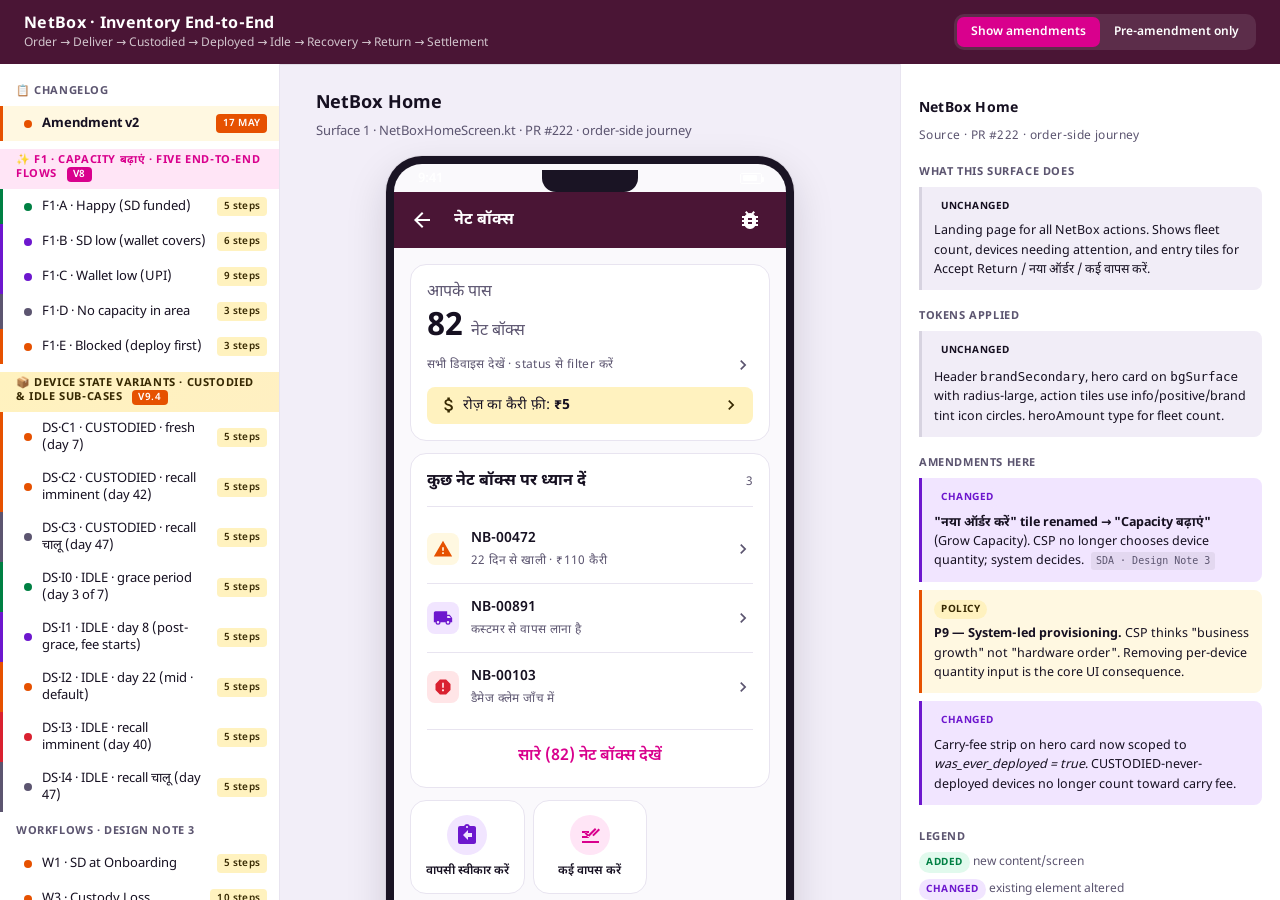
<file: index.html>
<!DOCTYPE html>
<html lang="en">
<head>
  <meta charset="UTF-8" />
  <meta name="viewport" content="width=device-width, initial-scale=1.0" />
  <title>NetBox · Inventory End-to-End Prototype</title>
  <link rel="preconnect" href="https://fonts.googleapis.com">
  <link rel="preconnect" href="https://fonts.gstatic.com" crossorigin>
  <link href="https://fonts.googleapis.com/css2?family=Noto+Sans+Devanagari:wght@400;500;600;700&family=Noto+Sans:wght@400;500;600;700&display=swap" rel="stylesheet">
  <link rel="stylesheet" href="assets/tokens.css?v=9.10">
  <link rel="stylesheet" href="assets/proto.css?v=9.10">
  <style>
    /* v9.9 · collapsible rail groups */
    .group.collapsible { cursor: pointer; user-select: none; position: relative; padding-right: 28px; }
    .group.collapsible::after {
      content: '▾'; position: absolute; right: 10px; top: 50%;
      transform: translateY(-50%); font-size: 10px; opacity: 0.6;
      transition: transform 0.18s ease;
    }
    .group.collapsible.collapsed::after { transform: translateY(-50%) rotate(-90deg); }
    .group.collapsible:hover { background: rgba(0,0,0,0.03); }
    .group.collapsible.collapsed + .group-items { display: none; }
  </style>
</head>
<body class="show-amendments">

<!-- Icon sprite -->
<svg xmlns="http://www.w3.org/2000/svg" style="display:none">
  <symbol id="i-back" viewBox="0 0 24 24"><path fill="currentColor" d="M20 11H7.83l5.59-5.59L12 4l-8 8 8 8 1.41-1.41L7.83 13H20z"/></symbol>
  <symbol id="i-menu" viewBox="0 0 24 24"><path fill="currentColor" d="M3 18h18v-2H3zm0-5h18v-2H3zm0-7v2h18V6z"/></symbol>
  <symbol id="i-more" viewBox="0 0 24 24"><path fill="currentColor" d="M12 8c1.1 0 2-.9 2-2s-.9-2-2-2-2 .9-2 2 .9 2 2 2zm0 2c-1.1 0-2 .9-2 2s.9 2 2 2 2-.9 2-2-.9-2-2-2zm0 6c-1.1 0-2 .9-2 2s.9 2 2 2 2-.9 2-2-.9-2-2-2z"/></symbol>
  <symbol id="i-bug" viewBox="0 0 24 24"><path fill="currentColor" d="M20 8h-2.81c-.45-.78-1.07-1.45-1.82-1.96L17 4.41 15.59 3l-2.17 2.17a6 6 0 0 0-2.83 0L8.41 3 7 4.41l1.62 1.63C7.88 6.55 7.26 7.22 6.81 8H4v2h2.09c-.05.33-.09.66-.09 1v1H4v2h2v1c0 .34.04.67.09 1H4v2h2.81a5.99 5.99 0 0 0 10.38 0H20v-2h-2.09c.05-.33.09-.66.09-1v-1h2v-2h-2v-1c0-.34-.04-.67-.09-1H20zm-6 8h-4v-2h4zm0-4h-4v-2h4z"/></symbol>
  <symbol id="i-add" viewBox="0 0 24 24"><path fill="currentColor" d="M19 13h-6v6h-2v-6H5v-2h6V5h2v6h6z"/></symbol>
  <symbol id="i-remove" viewBox="0 0 24 24"><path fill="currentColor" d="M19 13H5v-2h14z"/></symbol>
  <symbol id="i-check" viewBox="0 0 24 24"><path fill="currentColor" d="M9 16.17 4.83 12l-1.42 1.41L9 19 21 7l-1.41-1.41z"/></symbol>
  <symbol id="i-check-circle" viewBox="0 0 24 24"><path fill="currentColor" d="M12 2C6.48 2 2 6.48 2 12s4.48 10 10 10 10-4.48 10-10S17.52 2 12 2zm-2 15-5-5 1.41-1.41L10 14.17l7.59-7.59L19 8z"/></symbol>
  <symbol id="i-cancel" viewBox="0 0 24 24"><path fill="currentColor" d="M12 2C6.47 2 2 6.47 2 12s4.47 10 10 10 10-4.47 10-10S17.53 2 12 2zm5 13.59L15.59 17 12 13.41 8.41 17 7 15.59 10.59 12 7 8.41 8.41 7 12 10.59 15.59 7 17 8.41 13.41 12z"/></symbol>
  <symbol id="i-autorenew" viewBox="0 0 24 24"><path fill="currentColor" d="M12 6v3l4-4-4-4v3c-4.42 0-8 3.58-8 8 0 1.57.46 3.03 1.24 4.26L6.7 14.8A5.87 5.87 0 0 1 6 12c0-3.31 2.69-6 6-6zm6.76 1.74L17.3 9.2c.44.84.7 1.79.7 2.8 0 3.31-2.69 6-6 6v-3l-4 4 4 4v-3c4.42 0 8-3.58 8-8 0-1.57-.46-3.03-1.24-4.26z"/></symbol>
  <symbol id="i-truck" viewBox="0 0 24 24"><path fill="currentColor" d="M20 8h-3V4H3c-1.1 0-2 .9-2 2v11h2a3 3 0 1 0 6 0h6a3 3 0 1 0 6 0h2v-5zm-.5 1.5 1.96 2.5H17V9.5zM6 18.5a1.5 1.5 0 1 1 0-3 1.5 1.5 0 0 1 0 3zm12 0a1.5 1.5 0 1 1 0-3 1.5 1.5 0 0 1 0 3z"/></symbol>
  <symbol id="i-task-alt" viewBox="0 0 24 24"><path fill="currentColor" d="m22 5.18-10.59 10.6-4.24-4.24 1.41-1.41 2.83 2.83L20.59 3.77zM12 20c-4.42 0-8-3.58-8-8 0-3.95 2.87-7.23 6.63-7.88l1.59 1.59C8.31 5.91 5 8.57 5 12c0 3.86 3.14 7 7 7s7-3.14 7-7c0-.45-.05-.89-.13-1.32l1.62-1.62c.32.91.51 1.9.51 2.94 0 4.42-3.58 8-8 8z"/></symbol>
  <symbol id="i-wallet" viewBox="0 0 24 24"><path fill="currentColor" d="M21 18v1c0 1.1-.9 2-2 2H5a2 2 0 0 1-2-2V5a2 2 0 0 1 2-2h14c1.1 0 2 .9 2 2v1h-9c-1.11 0-2 .9-2 2v8c0 1.1.89 2 2 2zm-9-2h10V8H12zm4-2.5c-.83 0-1.5-.67-1.5-1.5s.67-1.5 1.5-1.5 1.5.67 1.5 1.5-.67 1.5-1.5 1.5z"/></symbol>
  <symbol id="i-router" viewBox="0 0 24 24"><path fill="currentColor" d="M21 11h-2V8c0-1.1-.9-2-2-2h-5c.1-.3.1-.7.1-1 0-1.66-1.34-3-3-3S6 3.34 6 5c0 .3 0 .7.1 1H4c-1.1 0-2 .9-2 2v3h2v9h16v-9h1zM9 5c0-.55.45-1 1-1s1 .45 1 1-.45 1-1 1-1-.45-1-1zm9 13H5v-6h13zM6 9V7h12v2z"/></symbol>
  <symbol id="i-warning" viewBox="0 0 24 24"><path fill="currentColor" d="M1 21h22L12 2zm12-3h-2v-2h2zm0-4h-2v-4h2z"/></symbol>
  <symbol id="i-info" viewBox="0 0 24 24"><path fill="currentColor" d="M12 2C6.48 2 2 6.48 2 12s4.48 10 10 10 10-4.48 10-10S17.52 2 12 2zm1 15h-2v-6h2zm0-8h-2V7h2z"/></symbol>
  <symbol id="i-search-off" viewBox="0 0 24 24"><path fill="currentColor" d="M19.07 4.93l-1.41 1.41A8 8 0 1 0 7.34 17.66l-3.41 3.41 1.41 1.41 17-17zM12 17a5 5 0 0 1-5-5 5 5 0 0 1 .82-2.76l7.94 7.94A5 5 0 0 1 12 17z"/></symbol>
  <symbol id="i-report" viewBox="0 0 24 24"><path fill="currentColor" d="M15.73 3H8.27L3 8.27v7.46L8.27 21h7.46L21 15.73V8.27zM12 17.3c-.72 0-1.3-.58-1.3-1.3s.58-1.3 1.3-1.3 1.3.58 1.3 1.3-.58 1.3-1.3 1.3zm1-4.3h-2V7h2z"/></symbol>
  <symbol id="i-inventory" viewBox="0 0 24 24"><path fill="currentColor" d="M20 2H4a1 1 0 0 0-1 1v3.01c0 .36.21.69.5.89V20a2 2 0 0 0 2 2h13a2 2 0 0 0 2-2V6.9c.3-.2.5-.5.5-.89V3a1 1 0 0 0-1-1zm-5 12H9v-2h6zM19 6H5V4h14z"/></symbol>
  <symbol id="i-person" viewBox="0 0 24 24"><path fill="currentColor" d="M12 12c2.21 0 4-1.79 4-4s-1.79-4-4-4-4 1.79-4 4 1.79 4 4 4zm0 2c-2.67 0-8 1.34-8 4v2h16v-2c0-2.66-5.33-4-8-4z"/></symbol>
  <symbol id="i-assignment-return" viewBox="0 0 24 24"><path fill="currentColor" d="M19 3h-4.18C14.4 1.84 13.3 1 12 1c-1.3 0-2.4.84-2.82 2H5a2 2 0 0 0-2 2v14a2 2 0 0 0 2 2h14c1.1 0 2-.9 2-2V5c0-1.1-.9-2-2-2zm-7 0c.55 0 1 .45 1 1s-.45 1-1 1-1-.45-1-1 .45-1 1-1zm5 11h-4v3l-5-5 5-5v3h4z"/></symbol>
  <symbol id="i-checklist" viewBox="0 0 24 24"><path fill="currentColor" d="m22 7-1.41-1.41-6.34 6.34 1.41 1.41zm-11.59 4.58L8 9.17 6.59 10.59 10.41 14.41l8-8L17 4.99zM4 18h17v2H4zm0-5h7v2H4zm0-5h7v2H4z"/></symbol>
  <symbol id="i-dollar" viewBox="0 0 24 24"><path fill="currentColor" d="M11.8 10.9c-2.27-.59-3-1.2-3-2.15 0-1.09 1.01-1.85 2.7-1.85 1.78 0 2.44.85 2.5 2.1h2.21c-.07-1.72-1.12-3.3-3.21-3.81V3h-3v2.16C8.06 5.58 6.55 6.84 6.55 8.77c0 2.31 1.91 3.46 4.7 4.13 2.5.6 3 1.48 3 2.41 0 .69-.49 1.79-2.7 1.79-2.06 0-2.87-.92-2.98-2.1h-2.2c.12 2.19 1.76 3.42 3.68 3.83V21h3v-2.15c2.05-.39 3.68-1.57 3.69-3.65 0-2.85-2.44-3.8-4.94-4.4z"/></symbol>
  <symbol id="i-help" viewBox="0 0 24 24"><path fill="currentColor" d="M11 18h2v-2h-2zm1-16C6.48 2 2 6.48 2 12s4.48 10 10 10 10-4.48 10-10S17.52 2 12 2zm0 18c-4.41 0-8-3.59-8-8s3.59-8 8-8 8 3.59 8 8-3.59 8-8 8zm0-14c-2.21 0-4 1.79-4 4h2c0-1.1.9-2 2-2s2 .9 2 2c0 2-3 1.75-3 5h2c0-2.25 3-2.5 3-5 0-2.21-1.79-4-4-4z"/></symbol>
  <symbol id="i-down" viewBox="0 0 24 24"><path fill="currentColor" d="M7.41 8.59 12 13.17l4.59-4.58L18 10l-6 6-6-6z"/></symbol>
  <symbol id="i-up" viewBox="0 0 24 24"><path fill="currentColor" d="m7.41 15.41 4.59-4.58 4.59 4.58L18 14l-6-6-6 6z"/></symbol>
  <symbol id="i-chevron-right" viewBox="0 0 24 24"><path fill="currentColor" d="M10 6 8.59 7.41 13.17 12l-4.58 4.59L10 18l6-6z"/></symbol>
  <symbol id="i-clock" viewBox="0 0 24 24"><path fill="currentColor" d="M11.99 2C6.47 2 2 6.48 2 12s4.47 10 9.99 10C17.52 22 22 17.52 22 12S17.52 2 11.99 2zM12 20c-4.42 0-8-3.58-8-8s3.58-8 8-8 8 3.58 8 8-3.58 8-8 8zm.5-13H11v6l5.25 3.15.75-1.23-4.5-2.67z"/></symbol>
  <symbol id="i-shield-check" viewBox="0 0 24 24"><path fill="currentColor" d="M12 1 3 5v6c0 5.55 3.84 10.74 9 12 5.16-1.26 9-6.45 9-12V5zm-2 16-4-4 1.41-1.41L10 14.17l6.59-6.59L18 9z"/></symbol>
  <symbol id="i-trending-up" viewBox="0 0 24 24"><path fill="currentColor" d="m16 6 2.29 2.29-4.88 4.88-4-4L2 16.59 3.41 18l6-6 4 4 6.3-6.29L22 12V6z"/></symbol>
  <symbol id="i-receipt" viewBox="0 0 24 24"><path fill="currentColor" d="M18 17H6v-2h12zm0-4H6v-2h12zm0-4H6V7h12zM3 22l1.5-1.5L6 22l1.5-1.5L9 22l1.5-1.5L12 22l1.5-1.5L15 22l1.5-1.5L18 22l1.5-1.5L21 22V2l-1.5 1.5L18 2l-1.5 1.5L15 2l-1.5 1.5L12 2l-1.5 1.5L9 2 7.5 3.5 6 2 4.5 3.5 3 2z"/></symbol>
  <symbol id="i-gavel" viewBox="0 0 24 24"><path fill="currentColor" d="m6.85 12.65 6.49-6.49 1.5 1.5-6.49 6.49zM18.5 17h-13v2h13zm-2-13.5L20.5 7.5l-3 3L13.5 6.5z"/></symbol>
  <symbol id="i-stop" viewBox="0 0 24 24"><path fill="currentColor" d="M12 2C6.47 2 2 6.47 2 12s4.47 10 10 10 10-4.47 10-10S17.53 2 12 2zm0 18c-4.41 0-8-3.59-8-8 0-1.85.63-3.55 1.69-4.9L16.9 18.31A7.902 7.902 0 0 1 12 20zm6.31-3.1L7.1 5.69A7.902 7.902 0 0 1 12 4c4.41 0 8 3.59 8 8 0 1.85-.63 3.55-1.69 4.9z"/></symbol>
  <symbol id="i-logout" viewBox="0 0 24 24"><path fill="currentColor" d="m17 8-1.41 1.41L17.17 11H9v2h8.17l-1.58 1.58L17 16l4-4zM5 5h7V3H5a2 2 0 0 0-2 2v14a2 2 0 0 0 2 2h7v-2H5z"/></symbol>
</svg>

<div class="app">
  <!-- Top bar -->
  <header class="topbar">
    <button class="mobile-rail-btn" id="mobile-rail-btn" aria-label="Open menu">
      <svg viewBox="0 0 24 24"><path d="M3 18h18v-2H3zm0-5h18v-2H3zm0-7v2h18V6z"/></svg>
    </button>
    <div>
      <h1>NetBox · Inventory End-to-End</h1>
      <div class="sub">Order → Deliver → Custodied → Deployed → Idle → Recovery → Return → Settlement</div>
    </div>
    <div class="spacer"></div>
    <div class="toggle-group" id="overlay-toggle">
      <button class="on" data-mode="show">Show amendments</button>
      <button data-mode="hide">Pre-amendment only</button>
    </div>
  </header>

  <!-- Mobile scrim (shown behind drawer / bottom sheet on mobile) -->
  <div class="mobile-scrim" id="mobile-scrim"></div>

  <!-- Mobile floating button to open annotations sheet -->
  <button class="mobile-side-btn" id="mobile-side-btn" aria-label="View annotations">
    <svg viewBox="0 0 24 24"><path d="M19 5v14H5V5h14m0-2H5a2 2 0 0 0-2 2v14a2 2 0 0 0 2 2h14a2 2 0 0 0 2-2V5a2 2 0 0 0-2-2zm-2 10H7v-2h10v2zm0-4H7V7h10v2zm-4 8H7v-2h6v2z"/></svg>
    Notes
  </button>

  <!-- Left rail -->
  <nav class="rail" id="rail">
    <div class="group">📋 Changelog</div>
    <div class="item is-new" data-screen="changelog" style="background:#FFF8E1;border-left-color:var(--wc-state-caution);">
      <span class="dot" style="background:var(--wc-state-caution);"></span>
      <strong>Amendment v2</strong>
      <span class="meta" style="background:var(--wc-state-caution);color:white;">17 May</span>
    </div>

    <div class="group" style="background:linear-gradient(135deg,var(--wc-bg-brand-tint),var(--wc-brand-tint));color:var(--wc-brand-primary);font-weight:700;">✨ F1 · Capacity बढ़ाएं · five end-to-end flows <span style="font-size:10px;font-weight:600;background:var(--wc-brand-primary);color:white;padding:1px 6px;border-radius:4px;margin-left:6px;">v8</span></div>
    <div class="item is-workflow is-new" data-workflow="F1A" style="border-left-color:var(--wc-state-positive);"><span class="dot" style="background:var(--wc-state-positive);"></span> F1·A · Happy (SD funded) <span class="meta">5 steps</span></div>
    <div class="item is-workflow is-new" data-workflow="F1B" style="border-left-color:var(--wc-state-info);"><span class="dot" style="background:var(--wc-state-info);"></span> F1·B · SD low (wallet covers) <span class="meta">6 steps</span></div>
    <div class="item is-workflow is-new" data-workflow="F1C" style="border-left-color:var(--wc-state-info);"><span class="dot" style="background:var(--wc-state-info);"></span> F1·C · Wallet low (UPI) <span class="meta">9 steps</span></div>
    <div class="item is-workflow is-new" data-workflow="F1D" style="border-left-color:var(--wc-text-secondary);"><span class="dot" style="background:var(--wc-text-secondary);"></span> F1·D · No capacity in area <span class="meta">3 steps</span></div>
    <div class="item is-workflow is-new" data-workflow="F1E" style="border-left-color:var(--wc-state-caution);"><span class="dot" style="background:var(--wc-state-caution);"></span> F1·E · Blocked (deploy first) <span class="meta">3 steps</span></div>

    <div class="group" style="background:linear-gradient(135deg,var(--wc-bg-warning),#FFF0C2);color:var(--wc-text-on-warning);font-weight:700;">📦 Device State Variants · CUSTODIED & IDLE sub-cases <span style="font-size:10px;font-weight:600;background:var(--wc-state-caution);color:white;padding:1px 6px;border-radius:4px;margin-left:6px;">v9.4</span></div>
    <div class="item is-workflow is-new" data-workflow="DSC1" style="border-left-color:var(--wc-state-caution);"><span class="dot" style="background:var(--wc-state-caution);"></span> DS·C1 · CUSTODIED · fresh (day 7) <span class="meta">5 steps</span></div>
    <div class="item is-workflow is-new" data-workflow="DSC2" style="border-left-color:var(--wc-state-caution);"><span class="dot" style="background:var(--wc-state-caution);"></span> DS·C2 · CUSTODIED · recall imminent (day 42) <span class="meta">5 steps</span></div>
    <div class="item is-workflow is-new" data-workflow="DSC3" style="border-left-color:var(--wc-text-secondary);"><span class="dot" style="background:var(--wc-text-secondary);"></span> DS·C3 · CUSTODIED · recall चालू (day 47) <span class="meta">5 steps</span></div>
    <div class="item is-workflow is-new" data-workflow="DSI0" style="border-left-color:var(--wc-state-positive);"><span class="dot" style="background:var(--wc-state-positive);"></span> DS·I0 · IDLE · grace period (day 3 of 7) <span class="meta">5 steps</span></div>
    <div class="item is-workflow is-new" data-workflow="DSI1" style="border-left-color:var(--wc-state-info);"><span class="dot" style="background:var(--wc-state-info);"></span> DS·I1 · IDLE · day 8 (post-grace, fee starts) <span class="meta">5 steps</span></div>
    <div class="item is-workflow is-new" data-workflow="DSI2" style="border-left-color:var(--wc-state-caution);"><span class="dot" style="background:var(--wc-state-caution);"></span> DS·I2 · IDLE · day 22 (mid · default) <span class="meta">5 steps</span></div>
    <div class="item is-workflow is-new" data-workflow="DSI3" style="border-left-color:var(--wc-state-negative);"><span class="dot" style="background:var(--wc-state-negative);"></span> DS·I3 · IDLE · recall imminent (day 40) <span class="meta">5 steps</span></div>
    <div class="item is-workflow is-new" data-workflow="DSI4" style="border-left-color:var(--wc-text-secondary);"><span class="dot" style="background:var(--wc-text-secondary);"></span> DS·I4 · IDLE · recall चालू (day 47) <span class="meta">5 steps</span></div>

    <div class="group">Workflows · Design Note 3</div>
    <div class="item is-workflow" data-workflow="W1"><span class="dot"></span> W1 · SD at Onboarding <span class="meta">5 steps</span></div>
    <div class="item is-workflow" data-workflow="W3"><span class="dot"></span> W3 · Custody Loss <span class="meta">10 steps</span></div>
    <div class="item is-workflow" data-workflow="W4"><span class="dot"></span> W4 · Customer Non-Recovery <span class="meta">6 steps</span></div>
    <div class="item is-workflow" data-workflow="W5"><span class="dot"></span> W5 · Device Return to Wiom <span class="meta">5 steps</span></div>
    <div class="item is-workflow" data-workflow="W6"><span class="dot"></span> W6 · Scheduled Reconciliation <span class="meta">3 steps</span></div>
    <div class="item is-workflow" data-workflow="W7"><span class="dot"></span> W7 · Risk Escalation <span class="meta">4 steps</span></div>
    <div class="item is-workflow" data-workflow="W8"><span class="dot"></span> W8 · Exit Settlement <span class="meta">2 steps</span></div>
    <div class="item is-workflow" data-workflow="W9"><span class="dot"></span> W9 · Standalone SD Top-Up <span class="meta">3 steps</span></div>
    <div class="item is-workflow" data-workflow="W10"><span class="dot"></span> W10 · Dispute / Correction <span class="meta">5 steps</span></div>
    <div class="item is-workflow" data-workflow="W11"><span class="dot"></span> W11 · Legacy Migration <span class="meta">2 steps</span></div>
    <div class="item is-workflow" data-workflow="W12"><span class="dot"></span> W12 · Late Recovery <span class="meta">3 steps</span></div>

    <!-- v9.9 · collapsible (collapsed by default) — long lists, browsed less often -->
    <div class="group collapsible collapsed">Order side · Pre-amendment</div>
    <div class="group-items">
      <div class="item is-new active" data-screen="dashboard-home"><span class="dot"></span> Dashboard · Home <span class="meta">NEW v5</span></div>
      <div class="item is-new" data-screen="app-menu"><span class="dot"></span> Menu drawer <span class="meta">v9.1</span></div>
      <div class="item is-new" data-screen="device-inventory"><span class="dot"></span> Device Inventory · tabbed <span class="meta">v9.1</span></div>
      <div class="item is-new" data-screen="zone-capacity"><span class="dot"></span> नया काम · opportunity <span class="meta">v7</span></div>
      <div class="item is-new" data-screen="drilldown-no-capacity"><span class="dot"></span> नया काम · no capacity <span class="meta">v8</span></div>
      <div class="item is-new" data-screen="drilldown-blocked"><span class="dot"></span> नया काम · blocked <span class="meta">v8</span></div>
      <div class="item" data-screen="nb-home"><span class="dot"></span> NetBox Home</div>
      <div class="item has-change" data-screen="request-sheet"><span class="dot"></span> Request New <span class="meta">changed</span></div>
      <div class="item has-change" data-screen="low-balance"><span class="dot"></span> Low Balance <span class="meta">changed</span></div>
      <div class="item" data-screen="add-funds-input"><span class="dot"></span> Add Funds · Input</div>
      <div class="item" data-screen="add-funds-method"><span class="dot"></span> Add Funds · Method</div>
      <div class="item" data-screen="add-funds-processing"><span class="dot"></span> Add Funds · Processing</div>
      <div class="item" data-screen="add-funds-success"><span class="dot"></span> Add Funds · Success</div>
      <div class="item" data-screen="request-success"><span class="dot"></span> Request Success</div>
      <div class="item" data-screen="nb-home-tracking"><span class="dot"></span> Home · Order in transit</div>
      <div class="item has-change" data-screen="nb-home-delivered"><span class="dot"></span> Home · Delivered (CTA) <span class="meta">changed</span></div>
      <div class="item has-change" data-screen="delivery-confirm"><span class="dot"></span> Delivery Confirm <span class="meta">changed</span></div>
      <div class="item" data-screen="delivery-confirmed"><span class="dot"></span> Delivery Confirmed</div>
    </div>

    <div class="group collapsible collapsed">Device states · Pre-amendment</div>
    <div class="group-items">
      <div class="item" data-screen="dev-deployed"><span class="dot"></span> DEPLOYED</div>
      <div class="item has-change" data-screen="dev-idle"><span class="dot"></span> IDLE (with fee) <span class="meta">changed</span></div>
      <div class="item has-change" data-screen="dev-custodied"><span class="dot"></span> CUSTODIED <span class="meta">changed</span></div>
      <div class="item has-change" data-screen="dev-recovery-pending"><span class="dot"></span> RECOVERY_PENDING <span class="meta">changed</span></div>
      <div class="item" data-screen="dev-retrieval-pending"><span class="dot"></span> RETRIEVAL_PENDING</div>
      <div class="item has-change" data-screen="dev-returned"><span class="dot"></span> RETURNED <span class="meta">changed</span></div>
      <div class="item has-change" data-screen="dev-damaged"><span class="dot"></span> DAMAGED <span class="meta">changed</span></div>
      <div class="item has-change" data-screen="dev-lost"><span class="dot"></span> LOST <span class="meta">changed</span></div>
      <div class="item" data-screen="dev-writtenoff"><span class="dot"></span> WRITTEN_OFF</div>
    </div>

    <div class="group collapsible collapsed">New · Proposed by amendments</div>
    <div class="group-items">
      <div class="item is-new" data-screen="onboarding-prompt"><span class="dot"></span> SD Onboarding · prompt <span class="meta">NEW</span></div>
      <div class="item is-new" data-screen="onboarding-success"><span class="dot"></span> SD Onboarding · success <span class="meta">NEW</span></div>
      <div class="item is-new" data-screen="growth-intent"><span class="dot"></span> Capacity बढ़ाएं · State A <span class="meta">NEW</span></div>
      <div class="item is-new" data-screen="growth-intent-B"><span class="dot"></span> Capacity · State B (enough) <span class="meta">NEW</span></div>
      <div class="item is-new" data-screen="growth-intent-C"><span class="dot"></span> Capacity · State C (top-up) <span class="meta">NEW</span></div>
      <div class="item is-new" data-screen="growth-intent-D"><span class="dot"></span> Capacity · State D (no cap) <span class="meta">NEW</span></div>
      <div class="item is-new" data-screen="growth-intent-blocked"><span class="dot"></span> Capacity · Blocked (1 reason) <span class="meta">NEW</span></div>
      <div class="item is-new" data-screen="sd-profile"><span class="dot"></span> SD Profile <span class="meta">NEW</span></div>
      <div class="item is-new" data-screen="legacy-above"><span class="dot"></span> SD Profile · Legacy (above) <span class="meta">NEW</span></div>
      <div class="item is-new" data-screen="legacy-below"><span class="dot"></span> SD Profile · Legacy (below) <span class="meta">NEW</span></div>
      <div class="item is-new" data-screen="sd-topup"><span class="dot"></span> SD Top-Up <span class="meta">NEW</span></div>
      <div class="item is-new" data-screen="report-loss-sheet" style="border-left-color:var(--wc-state-negative);"><span class="dot" style="background:var(--wc-state-negative);"></span> गुम दर्ज करें · W3 pre-step <span class="meta">v9.0</span></div>
      <div class="item is-new" data-screen="report-condition-sheet" style="border-left-color:var(--wc-state-caution);"><span class="dot" style="background:var(--wc-state-caution);"></span> स्थिति बताएं · damage report <span class="meta">v9.8</span></div>
      <div class="item is-new" data-screen="liability-breakdown"><span class="dot"></span> राशि का विवरण · drill-down <span class="meta">v9.2</span></div>
      <div class="item is-new" data-screen="loss-card-custody"><span class="dot"></span> Wallet · Custody loss card <span class="meta">NEW</span></div>
      <div class="item is-new" data-screen="loss-card-norecovery"><span class="dot"></span> Wallet · Non-recovery card <span class="meta">NEW</span></div>
      <div class="item is-new" data-screen="recovery-success"><span class="dot"></span> Recovery success · +₹50 <span class="meta">NEW</span></div>
      <div class="item is-new" data-screen="late-recovery-card"><span class="dot"></span> Wallet · Late recovery <span class="meta">NEW</span></div>
      <div class="item is-new" data-screen="settlement-detail"><span class="dot"></span> Settlement Detail <span class="meta">NEW</span></div>
      <div class="item is-new" data-screen="escalation-notice"><span class="dot"></span> Escalation Notice <span class="meta">NEW</span></div>
      <div class="item is-new" data-screen="dispute-form"><span class="dot"></span> Dispute · Form <span class="meta">NEW</span></div>
      <div class="item is-new" data-screen="dispute-pending"><span class="dot"></span> Dispute · Under review <span class="meta">NEW</span></div>
      <div class="item is-new" data-screen="exit-settlement"><span class="dot"></span> Exit Settlement <span class="meta">NEW</span></div>
    </div>
  </nav>

  <!-- Stage -->
  <main class="stage">
    <h2 id="stage-title">NetBox Home</h2>
    <div class="stage-sub" id="stage-sub">Surface 1 · NetBoxHomeScreen.kt · Pre-amendment truth from PR #222</div>

    <!-- Workflow stepper (only visible when a workflow is selected) -->
    <div class="wf-stepper" id="wf-stepper" style="display:none;"></div>

    <div class="phone-frame">
      <div class="phone-screen" id="screen-container">

        <!-- ============================================================
             DASHBOARD HOME — Improvement v5 (17 May 2026)
             Per directive 1: Capacity ≠ NetBox ordering. Entry point for
             "Capacity बढ़ाएं" is now a 4th chip in the Assurance Strip on
             the main Dashboard, NOT under NetBox/inventory.
             ============================================================ -->
        <section class="screen" id="screen-dashboard-home">
          <div class="status-bar dark"><span>9:41</span><span class="right"><span class="battery"></span></span></div>
          <div class="screen-body">
            <header class="app-bar">
              <!-- v9.1 · hamburger now opens the app menu drawer (was no-op __back). -->
              <div class="icon-btn" data-tap="app-menu"><svg class="mi"><use href="#i-menu"/></svg></div>
              <div class="title" style="flex:1;">Rajesh Kumar <span class="t-bodySmall" style="opacity:0.85;font-weight:400;"> · एडमिन</span></div>
              <div class="icon-btn"><svg class="mi"><use href="#i-bug"/></svg></div>
              <div class="icon-btn" style="position:relative;"><svg class="mi"><use href="#i-clock"/></svg><span style="position:absolute;top:6px;right:6px;background:var(--wc-state-negative);color:white;font-size:9px;font-weight:700;padding:1px 5px;border-radius:8px;">3</span></div>
            </header>
            <div class="scrollable" style="padding:12px;">
              <!-- Assurance Strip — 2x2 grid of chips. 4th chip is काम की स्थिति
                   (work-status). v9.x align with native app — the chip stays
                   "काम की स्थिति" (CSP eligibility) with the F1 opportunity
                   surfacing as a small hint that prompts tapping into the
                   नया काम drilldown where the full F1 card lives. -->
              <div style="display:grid;grid-template-columns:1fr 1fr;gap:8px;">
                <!-- Chip 1: कनेक्शन -->
                <div class="card" style="padding:14px;">
                  <div class="t-bodySmall text-secondary">कनेक्शन</div>
                  <div class="t-titleSm mt-sm">45 <span class="t-bodySmall text-secondary"> (51)</span></div>
                </div>
                <!-- Chip 2: सेवा स्थिति -->
                <div class="card" style="padding:14px;">
                  <div class="t-bodySmall text-secondary">सेवा स्थिति</div>
                  <div class="row mt-sm" style="gap:6px;align-items:center;"><svg class="mi mi-sm" style="color:var(--wc-state-positive);"><use href="#i-check-circle"/></svg><span class="t-body">सब ठीक</span></div>
                </div>
                <!-- Chip 3: कमाई -->
                <div class="card" style="padding:14px;">
                  <div class="t-bodySmall text-secondary">कमाई</div>
                  <div class="t-titleSm mt-sm">₹9,000</div>
                </div>
                <!-- Chip 4: काम की स्थिति · CSP eligibility + F1 hint. v9.x
                     redesign (aligned with native). Three variants morphed by
                     active flow via app.js setZoneChipState:
                       · opportunity (default / F1·A/B/C): hint "+25 connections उपलब्ध"
                       · no-capacity (F1·D): hint "अभी इंतज़ार · और जानकारी"
                       · blocked (F1·E): hint "रुका हुआ · 1 वजह"
                     Tap → opens नया काम drilldown which has the full F1
                     opportunity card on top + the eligibility detail below. -->
                <div class="card" id="zone-capacity-chip" data-tap="zone-capacity" data-chip-state="opportunity" style="padding:14px;position:relative;">
                  <div class="row" style="gap:6px;align-items:center;" id="zone-chip-eyebrow">
                    <span class="t-bodySmall text-secondary" id="zone-chip-label">काम की स्थिति</span>
                  </div>
                  <div class="row mt-sm" style="gap:6px;align-items:center;">
                    <svg class="mi mi-sm" style="color:var(--wc-state-positive);"><use href="#i-check-circle"/></svg>
                    <span class="t-body" id="zone-chip-value">सब ठीक</span>
                  </div>
                  <div class="t-bodySmall" id="zone-chip-cta" style="color:var(--wc-brand-primary);font-weight:600;margin-top:6px;display:flex;align-items:center;gap:4px;">
                    <svg class="mi mi-xs" id="zone-chip-icon" style="color:var(--wc-brand-primary);"><use href="#i-trending-up"/></svg>
                    <span>+25 connections उपलब्ध · देखें ›</span>
                  </div>
                  <span class="amendment-badge changed" style="top:-6px;right:-6px;">v9.x</span>
                </div>
              </div>

              <!-- Task feed mock -->
              <div class="t-bodySmall text-secondary mt-lg mb-sm" style="text-transform:uppercase;letter-spacing:0.5px;">आज के काम</div>
              <div class="card mt-sm">
                <div class="row between"><div><div class="t-body" style="font-weight:600;">इंस्टॉल · #1100</div><div class="t-bodySmall text-secondary">Sector 8 · समय का प्रस्ताव दें · 3 दिन बाकी</div></div></div>
              </div>
              <div class="card mt-sm">
                <div class="row between"><div><div class="t-body" style="font-weight:600;">सर्विस · #2001</div><div class="t-bodySmall text-secondary">Sector 8 · ग्राहक का इंटरनेट बंद · 2 घंटे बाकी</div></div></div>
              </div>
              <div class="card mt-sm" data-tap="nb-home">
                <div class="row between"><div><div class="t-body" style="font-weight:600;">नेट बॉक्स पिकअप · #3001</div><div class="t-bodySmall text-secondary">Sector 14 · नेटबॉक्स लेने जाएं · आज शाम तक</div></div><svg class="mi mi-sm text-secondary"><use href="#i-chevron-right"/></svg></div>
              </div>
            </div>
          </div>
        </section>

        <!-- ============================================================
             नया काम DRILLDOWN — v7 (17 May 2026)
             Existing app drilldown pattern (matching the "नया काम" surface
             already used elsewhere). Capacity opportunity is surfaced as
             a SECTION/CARD inside this drilldown — not a separate screen.
             Tap the card → enters the Capacity बढ़ाएं (State A → B → home) chain.
             ============================================================ -->
        <section class="screen" id="screen-zone-capacity">
          <div class="status-bar"><span>9:41</span><span class="right"><span class="battery"></span></span></div>
          <div class="screen-body" style="background:white;">
            <header class="app-bar light">
              <div class="icon-btn" data-tap="__back"><svg class="mi" style="color:var(--wc-text-primary);"><use href="#i-back"/></svg></div>
            </header>
            <div class="scrollable" style="padding:16px;">
              <!-- Drilldown header — matches existing pattern (wireless icon + title) -->
              <div class="row" style="gap:10px;align-items:center;">
                <svg class="mi" style="color:var(--wc-text-primary);"><use href="#i-router"/></svg>
                <h2 style="margin:0;font-size:22px;font-weight:700;">नया काम</h2>
              </div>
              <div class="t-body text-secondary mt-md">अभी कनेक्शन सेट हो रहे हैं — जल्द अपडेट मिलेगा</div>

              <!-- ✨ NEW v7 · Capacity opportunity card · this is the new section
                   inside the existing drilldown. Surfaces when system detects
                   demand opportunity. Tap → opens Capacity बढ़ाएं (State A). -->
              <div class="card mt-lg" data-tap="growth-intent" style="background:linear-gradient(135deg,var(--wc-bg-brand-tint),var(--wc-brand-tint));border:0;position:relative;cursor:pointer;">
                <div class="row" style="gap:8px;align-items:center;color:var(--wc-brand-primary);">
                  <svg class="mi mi-sm"><use href="#i-trending-up"/></svg>
                  <span class="t-titleSm" style="color:var(--wc-brand-primary);">आपके इलाके में मौका</span>
                  <span class="amendment-badge changed" style="position:static;margin-left:auto;background:var(--wc-brand-primary);color:white;">v8.5</span>
                </div>
                <div class="t-titleSm mt-sm" style="font-size:18px;">आप अभी 25 और कनेक्शन ले सकते हैं</div>
                <div class="t-bodyMd text-secondary mt-sm">सेक्टर 8 में ग्राहकों की मांग बढ़ रही है। Wiom आपको मौका दे रहा है।</div>
                <div class="row between mt-md">
                  <span class="t-bodySmall text-secondary">क्षमता बढ़ाने के लिए</span>
                  <span class="t-ctaSecondary" style="color:var(--wc-brand-primary);">देखें ›</span>
                </div>
              </div>

              <!-- Existing "और कनेक्शन कैसे मिलते हैं?" card — matches the image -->
              <div class="card mt-md">
                <div class="row between">
                  <div class="t-titleSm" style="font-size:18px;">और कनेक्शन कैसे मिलते हैं?</div>
                  <div style="width:40px;height:40px;border-radius:50%;background:var(--wc-bg-subtle);display:grid;place-items:center;"><svg class="mi mi-sm text-secondary"><use href="#i-up"/></svg></div>
                </div>
                <div class="t-body mt-md">Wiom आपको कनेक्शन तब भेजता है जब:</div>
                <div class="t-body mt-sm">· आपकी क्वालिटी अच्छी हो</div>
                <div class="t-body">· कनेक्शन की मांग हो</div>
                <div class="t-body">· नेटवर्क में जगह हो</div>
                <div class="t-body mt-md">तीनों सही हों तो कनेक्शन अपने आप बढ़ते हैं।<br>कुछ नहीं करना पड़ता।</div>
                <div class="mt-md">
                  <span class="t-ctaSecondary" style="color:var(--wc-brand-primary);">क्वालिटी कैसी है → देखें</span>
                </div>
              </div>
            </div>
          </div>
        </section>

        <!-- ============================================================
             v8 · नया काम DRILLDOWN · NO-CAPACITY variant (17 May 2026)
             Same drilldown shell as zone-capacity but the opportunity
             card is replaced with a "no capacity right now" status card.
             Tap the card → opens State D (growth-intent-D).
             Used as the entry for Flow D.
             ============================================================ -->
        <section class="screen" id="screen-drilldown-no-capacity">
          <div class="status-bar"><span>9:41</span><span class="right"><span class="battery"></span></span></div>
          <div class="screen-body" style="background:white;">
            <header class="app-bar light">
              <div class="icon-btn" data-tap="__back"><svg class="mi" style="color:var(--wc-text-primary);"><use href="#i-back"/></svg></div>
            </header>
            <div class="scrollable" style="padding:16px;">
              <div class="row" style="gap:10px;align-items:center;">
                <svg class="mi" style="color:var(--wc-text-primary);"><use href="#i-router"/></svg>
                <h2 style="margin:0;font-size:22px;font-weight:700;">नया काम</h2>
              </div>
              <div class="t-body text-secondary mt-md">अभी कनेक्शन सेट हो रहे हैं — जल्द अपडेट मिलेगा</div>

              <!-- ✨ v8 · NO-CAPACITY status card. System has no demand to allocate
                   in this area right now. Tap → State D info screen. -->
              <div class="card mt-lg" data-tap="growth-intent-D" style="background:var(--wc-bg-subtle);border:0;position:relative;cursor:pointer;">
                <div class="row" style="gap:8px;align-items:center;color:var(--wc-text-secondary);">
                  <svg class="mi mi-sm"><use href="#i-clock"/></svg>
                  <span class="t-titleSm">अभी इंतज़ार</span>
                  <span class="amendment-badge changed" style="position:static;margin-left:auto;background:var(--wc-text-secondary);color:white;">v8</span>
                </div>
                <div class="t-titleSm mt-sm" style="font-size:18px;">आपके इलाके में अभी और<br>कनेक्शन उपलब्ध नहीं</div>
                <div class="t-bodyMd text-secondary mt-sm">ज़रूरत होने पर सिस्टम आपको बताएगा। मौजूदा कनेक्शन पर कोई असर नहीं।</div>
                <div class="row between mt-md">
                  <span class="t-bodySmall text-secondary">पूरी जानकारी देखें</span>
                  <span class="t-ctaSecondary" style="color:var(--wc-brand-primary);">देखें ›</span>
                </div>
              </div>

              <!-- Existing "और कनेक्शन कैसे मिलते हैं?" card — kept for parity -->
              <div class="card mt-md">
                <div class="row between">
                  <div class="t-titleSm" style="font-size:18px;">और कनेक्शन कैसे मिलते हैं?</div>
                  <div style="width:40px;height:40px;border-radius:50%;background:var(--wc-bg-subtle);display:grid;place-items:center;"><svg class="mi mi-sm text-secondary"><use href="#i-up"/></svg></div>
                </div>
                <div class="t-body mt-md">Wiom आपको कनेक्शन तब भेजता है जब:</div>
                <div class="t-body mt-sm">· आपकी क्वालिटी अच्छी हो</div>
                <div class="t-body">· कनेक्शन की मांग हो</div>
                <div class="t-body">· नेटवर्क में जगह हो</div>
                <div class="t-body mt-md">तीनों सही हों तो कनेक्शन अपने आप बढ़ते हैं।<br>कुछ नहीं करना पड़ता।</div>
              </div>
            </div>
          </div>
        </section>

        <!-- ============================================================
             v8 · नया काम DRILLDOWN · BLOCKED variant (17 May 2026)
             Same drilldown shell but surfaces the one-reason BLOCKED card
             (mirrors the screenshot pattern). Tap → State Blocked screen.
             Used as the entry for Flow E.
             ============================================================ -->
        <section class="screen" id="screen-drilldown-blocked">
          <div class="status-bar"><span>9:41</span><span class="right"><span class="battery"></span></span></div>
          <div class="screen-body" style="background:white;">
            <header class="app-bar light">
              <div class="icon-btn" data-tap="__back"><svg class="mi" style="color:var(--wc-text-primary);"><use href="#i-back"/></svg></div>
            </header>
            <div class="scrollable" style="padding:16px;">
              <div class="row" style="gap:10px;align-items:center;">
                <svg class="mi" style="color:var(--wc-text-primary);"><use href="#i-router"/></svg>
                <h2 style="margin:0;font-size:22px;font-weight:700;">नया काम</h2>
              </div>
              <div class="t-body text-secondary mt-md">अभी कनेक्शन सेट हो रहे हैं — जल्द अपडेट मिलेगा</div>

              <!-- ✨ v8 · BLOCKED status card. System surfaces ONE highest-priority
                   reason (CSP has 7 CUSTODIED devices not yet deployed). Tap → State Blocked. -->
              <div class="card mt-lg" data-tap="growth-intent-blocked" style="background:var(--wc-bg-caution);border:0;position:relative;cursor:pointer;">
                <div class="row" style="gap:8px;align-items:center;color:var(--wc-state-caution);">
                  <svg class="mi mi-sm"><use href="#i-stop"/></svg>
                  <span class="t-titleSm" style="color:var(--wc-state-caution);">अभी रुका हुआ</span>
                  <span class="amendment-badge changed" style="position:static;margin-left:auto;background:var(--wc-state-caution);color:white;">v8</span>
                </div>
                <div class="t-titleSm mt-sm" style="font-size:18px;">अभी क्षमता नहीं बढ़ा सकते</div>
                <div class="t-bodyMd text-secondary mt-sm">7 डिवाइस custody में हैं जो अभी ग्राहक के पास नहीं लगे। पहले इन्हें लगाएं — फिर सिस्टम नई क्षमता की व्यवस्था करेगा।</div>
                <div class="row between mt-md">
                  <span class="t-bodySmall text-secondary">क्या करें · देखें</span>
                  <span class="t-ctaSecondary" style="color:var(--wc-state-caution);">देखें ›</span>
                </div>
              </div>

              <div class="card mt-md">
                <div class="row between">
                  <div class="t-titleSm" style="font-size:18px;">और कनेक्शन कैसे मिलते हैं?</div>
                  <div style="width:40px;height:40px;border-radius:50%;background:var(--wc-bg-subtle);display:grid;place-items:center;"><svg class="mi mi-sm text-secondary"><use href="#i-up"/></svg></div>
                </div>
                <div class="t-body mt-md">Wiom आपको कनेक्शन तब भेजता है जब:</div>
                <div class="t-body mt-sm">· आपकी क्वालिटी अच्छी हो</div>
                <div class="t-body">· कनेक्शन की मांग हो</div>
                <div class="t-body">· नेटवर्क में जगह हो</div>
                <div class="t-body mt-md">तीनों सही हों तो कनेक्शन अपने आप बढ़ते हैं।<br>कुछ नहीं करना पड़ता।</div>
              </div>
            </div>
          </div>
        </section>

        <!-- ============================================================
             v9.1 · APP MENU (drawer) · opened from dashboard hamburger
             First step in any workflow that begins from "user opens app".
             Plain list of major sections — Home, NetBox, सुरक्षा राशि,
             Wallet, Profile. Tap "नेट बॉक्स" → nb-home.
             ============================================================ -->
        <section class="screen" id="screen-app-menu">
          <div class="status-bar"><span>9:41</span><span class="right"><span class="battery"></span></span></div>
          <div class="screen-body" style="background:white;">
            <header class="app-bar light">
              <div class="icon-btn" data-tap="__back"><svg class="mi" style="color:var(--wc-text-primary);"><use href="#i-back"/></svg></div>
              <div class="title">Menu</div>
            </header>
            <div class="scrollable" style="padding:0;">
              <!-- Profile header -->
              <div style="padding:20px 16px;background:var(--wc-bg-brand-tint);border-bottom:1px solid var(--wc-stroke-primary);">
                <div class="row" style="gap:12px;align-items:center;">
                  <div style="width:48px;height:48px;border-radius:50%;background:var(--wc-brand-primary);color:white;display:grid;place-items:center;font-weight:700;font-size:18px;">R</div>
                  <div>
                    <div class="t-titleSm">Rajesh Kumar</div>
                    <div class="t-bodySmall text-secondary">एडमिन · Sector 8</div>
                  </div>
                </div>
              </div>
              <!-- Menu items -->
              <div data-tap="dashboard-home" class="row" style="padding:16px;gap:12px;border-bottom:1px solid var(--wc-stroke-primary);cursor:pointer;">
                <svg class="mi" style="color:var(--wc-text-secondary);"><use href="#i-task-alt"/></svg>
                <span class="t-body" style="flex:1;">Home · Dashboard</span>
                <svg class="mi mi-sm text-secondary"><use href="#i-chevron-right"/></svg>
              </div>
              <div data-tap="nb-home" class="row" style="padding:16px;gap:12px;border-bottom:1px solid var(--wc-stroke-primary);cursor:pointer;background:var(--wc-bg-brand-tint);">
                <svg class="mi" style="color:var(--wc-brand-primary);"><use href="#i-router"/></svg>
                <span class="t-body" style="flex:1;color:var(--wc-brand-primary);font-weight:600;">नेट बॉक्स · इनवेंटरी</span>
                <svg class="mi mi-sm" style="color:var(--wc-brand-primary);"><use href="#i-chevron-right"/></svg>
              </div>
              <div data-tap="sd-profile" class="row" style="padding:16px;gap:12px;border-bottom:1px solid var(--wc-stroke-primary);cursor:pointer;">
                <svg class="mi" style="color:var(--wc-text-secondary);"><use href="#i-shield-check"/></svg>
                <span class="t-body" style="flex:1;">सुरक्षा राशि</span>
                <svg class="mi mi-sm text-secondary"><use href="#i-chevron-right"/></svg>
              </div>
              <div data-tap="low-balance" class="row" style="padding:16px;gap:12px;border-bottom:1px solid var(--wc-stroke-primary);cursor:pointer;">
                <svg class="mi" style="color:var(--wc-text-secondary);"><use href="#i-wallet"/></svg>
                <span class="t-body" style="flex:1;">वॉलेट · लेन-देन</span>
                <svg class="mi mi-sm text-secondary"><use href="#i-chevron-right"/></svg>
              </div>
              <div class="row" style="padding:16px;gap:12px;border-bottom:1px solid var(--wc-stroke-primary);cursor:pointer;">
                <svg class="mi" style="color:var(--wc-text-secondary);"><use href="#i-help"/></svg>
                <span class="t-body" style="flex:1;">सहायता</span>
                <svg class="mi mi-sm text-secondary"><use href="#i-chevron-right"/></svg>
              </div>
              <div class="row" style="padding:16px;gap:12px;cursor:pointer;">
                <svg class="mi" style="color:var(--wc-text-secondary);"><use href="#i-info"/></svg>
                <span class="t-body" style="flex:1;">About Wiom</span>
                <svg class="mi mi-sm text-secondary"><use href="#i-chevron-right"/></svg>
              </div>
            </div>
          </div>
        </section>

        <!-- ============================================================
             v9.1 · DEVICE INVENTORY · tabbed list of CSP's devices by status
             Visited from nb-home → "82 नेट बॉक्स · सभी देखें" hero tap.
             Default tab: CUSTODIED (where W3 entry sits). Tap a device row
             → routes to the appropriate device-state screen (dev-custodied,
             dev-idle, etc.). This is the surface where a CSP discovers
             "NB-00123 is missing from my stock".
             ============================================================ -->
        <section class="screen" id="screen-device-inventory">
          <div class="status-bar"><span>9:41</span><span class="right"><span class="battery"></span></span></div>
          <div class="screen-body" style="background:white;">
            <header class="app-bar light">
              <div class="icon-btn" data-tap="__back"><svg class="mi" style="color:var(--wc-text-primary);"><use href="#i-back"/></svg></div>
              <div class="title">मेरे डिवाइस · 82</div>
              <div class="spacer"></div>
              <div class="icon-btn"><svg class="mi" style="color:var(--wc-text-primary);"><use href="#i-checklist"/></svg></div>
            </header>
            <!-- Status tabs -->
            <div style="display:flex;gap:0;overflow-x:auto;border-bottom:1px solid var(--wc-stroke-primary);background:white;">
              <div style="padding:14px 16px;border-bottom:2px solid var(--wc-brand-primary);color:var(--wc-brand-primary);font-weight:700;font-size:14px;white-space:nowrap;">CUSTODIED · 7</div>
              <div style="padding:14px 16px;color:var(--wc-text-secondary);font-size:14px;white-space:nowrap;">DEPLOYED · 74</div>
              <div style="padding:14px 16px;color:var(--wc-text-secondary);font-size:14px;white-space:nowrap;">IDLE · 1</div>
              <div style="padding:14px 16px;color:var(--wc-text-secondary);font-size:14px;white-space:nowrap;">RECOVERY · 1</div>
              <div style="padding:14px 16px;color:var(--wc-text-secondary);font-size:14px;white-space:nowrap;">DAMAGED · 1</div>
              <div style="padding:14px 16px;color:var(--wc-text-secondary);font-size:14px;white-space:nowrap;">LOST · 0</div>
            </div>
            <div class="scrollable" style="padding:0;">
              <!-- Sub-bar: filter / counts -->
              <div style="padding:12px 16px;background:var(--wc-bg-subtle);border-bottom:1px solid var(--wc-stroke-primary);display:flex;gap:8px;align-items:center;">
                <svg class="mi mi-sm" style="color:var(--wc-text-secondary);"><use href="#i-info"/></svg>
                <span class="t-bodySmall text-secondary">CUSTODIED = आपके पास हैं, customer पर नहीं लगे</span>
              </div>
              <!-- Device list (CUSTODIED tab) -->
              <!-- v9.3 · Removed "X months" age from device rows (Must-Not-Do
                   #12 caution — age is formula-input). Kept custody-since date
                   and recall window — both are factual non-formula attributes. -->
              <div data-tap="dev-custodied" class="row" style="padding:16px;gap:12px;border-bottom:1px solid var(--wc-stroke-primary);cursor:pointer;">
                <div style="width:40px;height:40px;border-radius:10px;background:var(--wc-bg-caution);display:grid;place-items:center;color:var(--wc-state-caution);"><svg class="mi mi-sm"><use href="#i-inventory"/></svg></div>
                <div style="flex:1;">
                  <div class="t-body" style="font-weight:600;">NB-00123</div>
                  <div class="t-bodySmall text-secondary">custody 12 May से · 38 दिन recall window</div>
                </div>
                <svg class="mi mi-sm text-secondary"><use href="#i-chevron-right"/></svg>
              </div>
              <div class="row" style="padding:16px;gap:12px;border-bottom:1px solid var(--wc-stroke-primary);cursor:pointer;">
                <div style="width:40px;height:40px;border-radius:10px;background:var(--wc-bg-caution);display:grid;place-items:center;color:var(--wc-state-caution);"><svg class="mi mi-sm"><use href="#i-inventory"/></svg></div>
                <div style="flex:1;">
                  <div class="t-body" style="font-weight:600;">NB-00124</div>
                  <div class="t-bodySmall text-secondary">custody 3 May से · 42 दिन recall window</div>
                </div>
                <svg class="mi mi-sm text-secondary"><use href="#i-chevron-right"/></svg>
              </div>
              <div class="row" style="padding:16px;gap:12px;border-bottom:1px solid var(--wc-stroke-primary);cursor:pointer;">
                <div style="width:40px;height:40px;border-radius:10px;background:var(--wc-bg-caution);display:grid;place-items:center;color:var(--wc-state-caution);"><svg class="mi mi-sm"><use href="#i-inventory"/></svg></div>
                <div style="flex:1;">
                  <div class="t-body" style="font-weight:600;">NB-00125</div>
                  <div class="t-bodySmall text-secondary">custody 9 May से · 44 दिन recall window</div>
                </div>
                <svg class="mi mi-sm text-secondary"><use href="#i-chevron-right"/></svg>
              </div>
              <div class="row" style="padding:16px;gap:12px;border-bottom:1px solid var(--wc-stroke-primary);cursor:pointer;">
                <div style="width:40px;height:40px;border-radius:10px;background:var(--wc-bg-caution);display:grid;place-items:center;color:var(--wc-state-caution);"><svg class="mi mi-sm"><use href="#i-inventory"/></svg></div>
                <div style="flex:1;">
                  <div class="t-body" style="font-weight:600;">NB-00126</div>
                  <div class="t-bodySmall text-secondary">custody 11 May से · 45 दिन recall window</div>
                </div>
                <svg class="mi mi-sm text-secondary"><use href="#i-chevron-right"/></svg>
              </div>
              <div class="row" style="padding:16px;gap:12px;border-bottom:1px solid var(--wc-stroke-primary);cursor:pointer;">
                <div style="width:40px;height:40px;border-radius:10px;background:var(--wc-bg-caution);display:grid;place-items:center;color:var(--wc-state-caution);"><svg class="mi mi-sm"><use href="#i-inventory"/></svg></div>
                <div style="flex:1;">
                  <div class="t-body" style="font-weight:600;">NB-00127</div>
                  <div class="t-bodySmall text-secondary">custody 14 May से · 45 दिन recall window</div>
                </div>
                <svg class="mi mi-sm text-secondary"><use href="#i-chevron-right"/></svg>
              </div>
              <div class="row" style="padding:16px;gap:12px;border-bottom:1px solid var(--wc-stroke-primary);cursor:pointer;">
                <div style="width:40px;height:40px;border-radius:10px;background:var(--wc-bg-caution);display:grid;place-items:center;color:var(--wc-state-caution);"><svg class="mi mi-sm"><use href="#i-inventory"/></svg></div>
                <div style="flex:1;">
                  <div class="t-body" style="font-weight:600;">NB-00128</div>
                  <div class="t-bodySmall text-secondary">custody 15 May से · 45 दिन recall window</div>
                </div>
                <svg class="mi mi-sm text-secondary"><use href="#i-chevron-right"/></svg>
              </div>
              <div class="row" style="padding:16px;gap:12px;border-bottom:1px solid var(--wc-stroke-primary);cursor:pointer;">
                <div style="width:40px;height:40px;border-radius:10px;background:var(--wc-bg-caution);display:grid;place-items:center;color:var(--wc-state-caution);"><svg class="mi mi-sm"><use href="#i-inventory"/></svg></div>
                <div style="flex:1;">
                  <div class="t-body" style="font-weight:600;">NB-00129</div>
                  <div class="t-bodySmall text-secondary">custody 16 May से · 45 दिन recall window</div>
                </div>
                <svg class="mi mi-sm text-secondary"><use href="#i-chevron-right"/></svg>
              </div>
              <!-- v9.5 · IDLE devices appear here too (would be on IDLE tab in
                   the real app — flat-listed in prototype for tap reachability).
                   v9.7 · removed "IDLE" state-code exposure per Must-Not-Do #10. -->
              <div style="padding:12px 16px;background:var(--wc-bg-subtle);border-top:1px solid var(--wc-stroke-primary);border-bottom:1px solid var(--wc-stroke-primary);display:flex;gap:8px;align-items:center;">
                <svg class="mi mi-sm" style="color:var(--wc-text-secondary);"><use href="#i-info"/></svg>
                <span class="t-bodySmall text-secondary">खाली पड़े = पहले लगे थे, अब वापस आपके पास — carry fee लगती है</span>
              </div>
              <div data-tap="dev-idle" class="row" style="padding:16px;gap:12px;cursor:pointer;">
                <div style="width:40px;height:40px;border-radius:10px;background:var(--wc-bg-warning);display:grid;place-items:center;color:var(--wc-text-on-warning);"><svg class="mi mi-sm"><use href="#i-warning"/></svg></div>
                <div style="flex:1;">
                  <div class="t-body" style="font-weight:600;">NB-00472 <span class="t-bodySmall" style="background:var(--wc-bg-warning);color:var(--wc-text-on-warning);padding:2px 6px;border-radius:4px;font-weight:600;margin-left:6px;">खाली</span></div>
                  <div class="t-bodySmall text-secondary">पहले लगा था · अभी आपके पास · carry fee चल रही है</div>
                </div>
                <svg class="mi mi-sm text-secondary"><use href="#i-chevron-right"/></svg>
              </div>
            </div>
          </div>
        </section>

        <!-- ============================================================
             ORDER-SIDE SCREENS
             ============================================================ -->

        <!-- 0. Changelog (Amendment v2 · 2026-05-17) -->
        <section class="screen" id="screen-changelog">
          <div class="status-bar"><span>9:41</span><span class="right"><span class="battery"></span></span></div>
          <div class="screen-body" style="background:white;">
            <header class="app-bar light">
              <div class="title">Amendment Changelog</div>
            </header>
            <div class="scrollable" style="padding:16px;">
              <!-- Improvement v9.8 · 17 May 2026 — "स्थिति बताएं" condition-report sheet -->
              <div class="card" style="background:linear-gradient(135deg,var(--wc-bg-warning),#FFF0C2);border:0;">
                <div class="row" style="gap:8px;align-items:center;">
                  <span style="background:var(--wc-state-caution);color:white;padding:2px 8px;border-radius:4px;font-size:11px;font-weight:700;letter-spacing:0.5px;">IMPROVEMENT v9.8</span>
                  <span class="t-bodySmall text-secondary">17 May 2026 · condition-report sheet</span>
                </div>
                <div class="t-titleSm mt-md">"स्थिति बताएं" now opens a proper condition-report form</div>
                <div class="t-bodyMd text-secondary mt-sm">User flagged: tapping "स्थिति बताएं" on dev-idle went straight to dev-damaged showing ₹600 ready to charge — skipped the form where CSP actually tells the system what's wrong. Same bug class as the earlier "setup nahin lagana" misroute.</div>
                <div class="divider"></div>
                <div class="t-bodySmall" style="font-weight:600;">New screen: <code>report-condition-sheet</code></div>
                <div class="t-bodySmall text-secondary mt-sm">
                  • Device identity (NB-00472)<br>
                  • Status picker (radio): टूट गया · पावर नहीं हो रहा · पानी से खराब · slow/issues · और कुछ<br>
                  • Optional photo upload (recommended)<br>
                  • Optional free-text note<br>
                  • Disclaimer card: "Wiom warehouse में जाँच के बाद ही देय राशि तय होगी — आपकी जानकारी inspection को speed up करेगी। <strong>अभी कोई liability दर्ज नहीं हो रही</strong>."<br>
                  • CTA: "हाँ, Wiom को return करें" → routes to dev-damaged
                </div>
                <div class="divider"></div>
                <div class="t-bodySmall" style="font-weight:600;">Why optional fields:</div>
                <div class="t-bodySmall text-secondary mt-sm">Per ACS Patch 5: CSP's report is preliminary (informational, not financially authoritative). Final call is at Wiom warehouse via CONDITION_CLASSIFIED. So the form helps inspection but doesn't lock CSP into anything — all fields optional per Wiom-way "no forced friction".</div>
                <div class="divider"></div>
                <div class="t-bodySmall" style="font-weight:600;">Open question / PC for dev-damaged:</div>
                <div class="t-bodySmall text-secondary mt-sm">dev-damaged currently shows ₹600 liability + "Wiom warehouse में जाँच के बाद देय राशि तय होगी" — internally inconsistent (shows amount AND says amount not yet decided). Should probably split into two sub-states: <strong>"awaiting inspection"</strong> (no amount yet, just status) vs <strong>"inspection done"</strong> (amount + age-band drill-down). Worth a separate dev-damaged audit pass.</div>
              </div>

              <!-- Fix v9.10 · 18 May 2026 — chip 4 aligned with native app -->
              <div class="card" style="background:#FFF8E1;border:0;border-left:4px solid var(--wc-state-caution);">
                <div class="row" style="gap:8px;align-items:center;">
                  <span style="background:var(--wc-state-caution);color:white;padding:2px 8px;border-radius:4px;font-size:11px;font-weight:700;letter-spacing:0.5px;">FIX v9.10</span>
                  <span class="t-bodySmall text-secondary">18 May 2026 · chip 4 aligned with native</span>
                </div>
                <div class="t-titleSm mt-md">Chip 4 changed from "ज़ोन और क्षमता" → "काम की स्थिति" to match native app</div>
                <div class="t-bodyMd text-secondary mt-sm">User flagged that the 4th chip in the HTML prototype shouldn't be its own concept ("ज़ोन और क्षमता / 25 खुले"). It should be the existing native chip "काम की स्थिति" (CSP eligibility / work status). The F1 opportunity surfaces as a small hint below the main status, prompting the CSP to tap into the drilldown where the full F1 opportunity card lives.</div>
                <div class="divider"></div>
                <div class="t-bodySmall" style="font-weight:600;">Chip structure now:</div>
                <div class="t-bodySmall text-secondary mt-sm">
                  • <strong>Label:</strong> "काम की स्थिति" (always — matches native)<br>
                  • <strong>Status:</strong> ✓ "सब ठीक" (always — CSP is eligible)<br>
                  • <strong>F1 hint (morphs per flow):</strong><br>
                  &nbsp;&nbsp;– opportunity: "+25 connections उपलब्ध · देखें ›" (pink trending-up)<br>
                  &nbsp;&nbsp;– no-capacity: "अभी इंतज़ार · और जानकारी ›" (grey clock)<br>
                  &nbsp;&nbsp;– blocked: "रुका हुआ · 1 वजह · देखें ›" (amber stop)
                </div>
                <div class="divider"></div>
                <div class="t-bodySmall" style="font-weight:600;">app.js morph simplified:</div>
                <div class="t-bodySmall text-secondary mt-sm">Old morph mutated bg, stroke, label, value, CTA. New morph only mutates the icon + hint text + accent color. Label "काम की स्थिति" and status "सब ठीक" stay static — chip is structurally identical to its siblings.</div>
              </div>

              <!-- Fix v9.7 · 17 May 2026 — param-key leak + state-code leak in DS·I0 -->
              <div class="card" style="background:#FFE0E0;border:0;border-left:4px solid var(--wc-state-negative);">
                <div class="row" style="gap:8px;align-items:center;">
                  <span style="background:var(--wc-state-negative);color:white;padding:2px 8px;border-radius:4px;font-size:11px;font-weight:700;letter-spacing:0.5px;">FIX v9.7</span>
                  <span class="t-bodySmall text-secondary">17 May 2026 · DS·I0 leak sweep</span>
                </div>
                <div class="t-titleSm mt-md">v9.6 DS·I0 copy leaked parameter key + state code into user view</div>
                <div class="t-bodyMd text-secondary mt-sm">User flagged the action body: <em>"4 दिन में carry fee शुरू होगी (P_CARRY_FEE_IDLE_DAYS = 7)"</em>. The parameter name in user-facing copy is a direct Must-Not-Do #10 violation. Also missed Latin nouns I added in v9.6 without running them through the v8.5 Hindi-first lens.</div>
                <div class="divider"></div>
                <div class="t-bodySmall" style="font-weight:600;">DS·I0 copy fixes:</div>
                <div class="t-bodySmall text-secondary mt-sm">
                  • Banner title: "हाल ही में recover हुआ" → "यह नेट बॉक्स अभी-अभी वापस आया है"<br>
                  • Banner sub: "Grace period चालू" → "थोड़ा समय है"<br>
                  • Days pill: "Grace · 4 दिन बाकी" → "4 दिन बाकी" (grace-period framing comes through banner)<br>
                  • Action body: removed param leak; reframed as "ग्राहक के जाने के बाद आपको थोड़ा समय मिलता है किसी और ग्राहक के पास लगाने का। अगले 4 दिन में लग गया तो कोई carry fee नहीं — उसके बाद रोज़ ₹5 जुड़ने लगेगा।"<br>
                  • Footnote: "IDLE" state code → "खाली पड़ा हो"
                </div>
                <div class="divider"></div>
                <div class="t-bodySmall" style="font-weight:600;">device-inventory IDLE-row cleanup:</div>
                <div class="t-bodySmall text-secondary mt-sm">
                  • Badge "IDLE" → "खाली"<br>
                  • Info bar: "IDLE = पहले deploy हुए..." → "खाली पड़े = पहले लगे थे, अब वापस आपके पास..."<br>
                  • Row sub: "पहले deployed" → "पहले लगा था"
                </div>
                <div class="divider"></div>
                <div class="t-bodySmall text-secondary"><strong>Deferred (separate cleanup):</strong> device-inventory tab labels still use raw state codes (CUSTODIED · DEPLOYED · IDLE · RECOVERY · DAMAGED · LOST). Tab labels probably need Hindi-first treatment too (शेल्फ पर · ग्राहक के पास · खाली पड़े · वापस लाने · खराब · गुम). Worth a separate inventory-tabs pass.</div>
                <div class="divider"></div>
                <div class="t-bodySmall" style="font-weight:600;">Lesson committed:</div>
                <div class="t-bodySmall text-secondary mt-sm">When I add new morph entries in WORKFLOW_CONTENT, run them through the v8.5 Hindi-first sweep + the Must-Not-Do compliance check BEFORE shipping. v8.5 and v9.2 were one-shot sweeps; the new copy in v9.6 sidestepped both.</div>
              </div>

              <!-- Improvement v9.6 · 17 May 2026 — DS·I0 grace-period variant -->
              <div class="card" style="background:linear-gradient(135deg,var(--wc-bg-positive),#E0F2E9);border:0;">
                <div class="row" style="gap:8px;align-items:center;">
                  <span style="background:var(--wc-state-positive);color:white;padding:2px 8px;border-radius:4px;font-size:11px;font-weight:700;letter-spacing:0.5px;">IMPROVEMENT v9.6</span>
                  <span class="t-bodySmall text-secondary">17 May 2026 · IDLE grace period</span>
                </div>
                <div class="t-titleSm mt-md">Missing variant added: IDLE within grace period (carry fee not yet started)</div>
                <div class="t-bodyMd text-secondary mt-sm">User flagged: prototype jumped straight to "day 1 ₹5 fee" but spec implies a grace window between recovery to IDLE and carry-fee accrual start. Confirmed via Amendment 1 Patch 3 note: "existing carry fee parameters P_CARRY_FEE_RATE, P_CARRY_FEE_IDLE_DAYS unchanged." The name <code>P_CARRY_FEE_IDLE_DAYS</code> = the grace window.</div>
                <div class="divider"></div>
                <div class="t-bodySmall" style="font-weight:600;">New variant DS·I0:</div>
                <div class="t-bodySmall text-secondary mt-sm">
                  • Day 3 of 7 (3 grace days elapsed, 4 remaining)<br>
                  • Carry fee: ₹0 · "grace में"<br>
                  • Banner: "हाल ही में recover हुआ · Grace period चालू"<br>
                  • Message: "Customer के पास जल्द लगाएं — 4 दिन में carry fee शुरू होगी"<br>
                  • Wiom-way framing: <em>kindness signal</em>. CSP gets a fee-free window to find the next customer.
                </div>
                <div class="divider"></div>
                <div class="t-bodySmall" style="font-weight:600;">DS·I1 reframed:</div>
                <div class="t-bodySmall text-secondary mt-sm">Was "day 1 ₹5 fee starts" — now clarified as <strong>"day 8 (post-grace day 1) ₹5 fee starts"</strong>. The math is unchanged (1 day × ₹5 = ₹5) but the timeline is honest: recovery → 7-day grace → fee starts.</div>
                <div class="divider"></div>
                <div class="t-bodySmall" style="font-weight:600;">PC raised:</div>
                <div class="t-bodySmall text-secondary mt-sm">Exact value of <code>P_CARRY_FEE_IDLE_DAYS</code> not redefined by SD amendments (called "existing parameter, unchanged"). Prototype assumes <strong>7 days</strong> — common ops grace. <strong>Needs confirmation with payments team</strong> for the actual production value. Same parameter governs the grace window in W4 (Customer Non-Recovery) recovery path.</div>
              </div>

              <!-- Improvement v9.5 · 17 May 2026 — DS·* nav chain + logic audit -->
              <div class="card" style="background:linear-gradient(135deg,var(--wc-bg-warning),#FFF0C2);border:0;">
                <div class="row" style="gap:8px;align-items:center;">
                  <span style="background:var(--wc-state-caution);color:white;padding:2px 8px;border-radius:4px;font-size:11px;font-weight:700;letter-spacing:0.5px;">IMPROVEMENT v9.5</span>
                  <span class="t-bodySmall text-secondary">17 May 2026 · DS·* navigation chain + logic audit</span>
                </div>
                <div class="t-titleSm mt-md">DS·* workflows now walk the full app journey (1 step → 5 steps each)</div>
                <div class="t-bodyMd text-secondary mt-sm">User flagged that the 7 DS·* variants were single-step (just landed on the device-detail screen). Added the same nav chain as W3: dashboard → menu → NetBox → inventory → device-detail. Plus full logic/conceptual audit against spec.</div>
                <div class="divider"></div>
                <div class="t-bodySmall" style="font-weight:600;">Each DS·* now has 5 steps:</div>
                <div class="t-bodySmall text-secondary mt-sm">
                  <strong>1.</strong> dashboard-home · CSP opens app<br>
                  <strong>2.</strong> app-menu · taps hamburger, selects नेट बॉक्स<br>
                  <strong>3.</strong> nb-home · fleet view<br>
                  <strong>4.</strong> device-inventory · taps the right device row<br>
                  <strong>5.</strong> dev-custodied / dev-idle · with sub-state morph applied
                </div>
                <div class="divider"></div>
                <div class="t-bodySmall" style="font-weight:600;">Inventory updated: IDLE row added</div>
                <div class="t-bodySmall text-secondary mt-sm">device-inventory previously only showed 7 CUSTODIED rows. Added NB-00472 as an IDLE row at the bottom with an IDLE badge (would be on a separate IDLE tab in the real app — flat-listed in prototype for tap reachability). All DS·I·* flows route through this.</div>
                <div class="divider"></div>
                <div class="t-bodySmall" style="font-weight:600;">Logic audit — math sanity check:</div>
                <div class="t-bodySmall text-secondary mt-sm">
                  • <strong>CUSTODIED recall window</strong> = 45 − days · DS·C1: 45−7=38 ✓ · DS·C2: 45−42=3 ✓ · DS·C3: 47&gt;45 → recall fired ✓<br>
                  • <strong>IDLE carry fee</strong> = days × ₹5 · DS·I1: 1×5=5 ✓ · DS·I2: 22×5=110 ✓ · DS·I3: 40×5=200 ✓ · DS·I4: 45×5=225 frozen ✓<br>
                  • <strong>"5 दिन में ₹25 और"</strong> on DS·I3: 5×5=25 ✓<br>
                  • <strong>P_CUSTODIED_RECALL_DAYS = 45</strong> + <strong>P_CARRY_FEE_RATE = ₹5/day</strong> per Amendment 1 + Decision 9
                </div>
                <div class="divider"></div>
                <div class="t-bodySmall" style="font-weight:600;">Conceptual audit — DS·C3 + DS·I4 PC raised:</div>
                <div class="t-bodySmall text-secondary mt-sm">Per ACS Patch 4 + Patch 5, when system-recall fires, the device transitions <code>CUSTODIED/IDLE → RETRIEVAL_PENDING</code> via <code>T_RECALL_CUSTODIED</code> / <code>T_RECALL_REQUESTED</code>. So in DS·C3 and DS·I4 the device is technically not in CUSTODIED/IDLE anymore. Prototype morphs the original screen with a "recall चालू" banner for simplicity — <strong>real app should route to dev-retrieval-pending with a "system-initiated recall" banner</strong>. Noted as a PC in the workflow notes.</div>
                <div class="divider"></div>
                <div class="t-bodySmall" style="font-weight:600;">Other findings (deferred, separate pass):</div>
                <div class="t-bodySmall text-secondary mt-sm">
                  • No <strong>"Customer के पास लगाएं"</strong> (deploy) CTA on dev-custodied or dev-idle — only "Wiom को वापस" and "मुझे यह डिवाइस नहीं मिल रहा" exist. Deploy is the most common action; should be primary. Worth adding.<br>
                  • device-inventory tabs are static — clicking different tabs doesn't actually switch the visible list. Would need tab-switching JS in a future pass.
                </div>
              </div>

              <!-- Improvement v9.4 · 17 May 2026 — Device State Variants + spec-impossible nav fix -->
              <div class="card" style="background:linear-gradient(135deg,var(--wc-bg-warning),#FFF0C2);border:0;">
                <div class="row" style="gap:8px;align-items:center;">
                  <span style="background:var(--wc-state-caution);color:white;padding:2px 8px;border-radius:4px;font-size:11px;font-weight:700;letter-spacing:0.5px;">IMPROVEMENT v9.4</span>
                  <span class="t-bodySmall text-secondary">17 May 2026 · Device State Variants</span>
                </div>
                <div class="t-titleSm mt-md">7 walkable sub-state variants for CUSTODIED + IDLE</div>
                <div class="t-bodyMd text-secondary mt-sm">User pointed out: dev-custodied and dev-idle are static — but real-life they vary by recall countdown and carry-fee accumulation. Plus a bug: "सेटअप में नहीं लगाना" was wrongly routing to dev-idle (spec-impossible per INV-ACO-SD-06).</div>
                <div class="divider"></div>
                <div class="t-bodySmall" style="font-weight:600;">Bug fix:</div>
                <div class="t-bodySmall text-secondary mt-sm">dev-custodied CTA "सेटअप में नहीं लगाना" was routing to dev-idle — but CUSTODIED → IDLE is invalid per ACS spec (IDLE requires was_ever_deployed=true; CUSTODIED is exclusively never-deployed). Relabelled to <strong>"Wiom को वापस करना है"</strong> and routes to <code>dev-retrieval-pending</code> (the only valid CUSTODIED → next transition per ACS Patch 4).</div>
                <div class="divider"></div>
                <div class="t-bodySmall" style="font-weight:600;">7 sub-state variants now walkable (top of left rail · "Device State Variants" group):</div>
                <div class="t-bodySmall text-secondary mt-sm">
                  <strong>CUSTODIED (3 — always carry-fee exempt per Decision 9):</strong><br>
                  • <strong>DS·C1</strong> · day 7 · 38 दिन recall window · normal action<br>
                  • <strong>DS·C2</strong> · day 42 · 3 दिन recall window · urgent — last chance for clean return<br>
                  • <strong>DS·C3</strong> · day 47 · recall चालू · Wiom team coming · no action needed<br>
                  <br>
                  <strong>IDLE (4 — carry fee accumulating at ₹5/day):</strong><br>
                  • <strong>DS·I1</strong> · day 1 · ₹5 today · 44 दिन recall window · "आज carry fee शुरू हुई"<br>
                  • <strong>DS·I2</strong> · day 22 · ₹110 · 23 दिन recall window · current default<br>
                  • <strong>DS·I3</strong> · day 40 · ₹200 · 5 दिन recall window · decision pressure peaks<br>
                  • <strong>DS·I4</strong> · day 47 · ₹225 (frozen) · recall चालू · carry fee accumulation stopped
                </div>
                <div class="divider"></div>
                <div class="t-bodySmall" style="font-weight:600;">How the morph works:</div>
                <div class="t-bodySmall text-secondary mt-sm">Same dev-custodied / dev-idle screens — extended <code>WORKFLOW_CONTENT</code> with 7 new keys (DSC1/C2/C3 + DSI1/I2/I3/I4). Each morphs banner / recall countdown / carry-fee row / footnote / CTA per sub-state. Hash-parser regex extended to accept <code>DSC\d</code> and <code>DSI\d</code> workflow IDs.</div>
              </div>

              <!-- Fix v9.3 · 17 May 2026 — strip designer-invented form + age leaks -->
              <div class="card" style="background:#FFE0E0;border:0;border-left:4px solid var(--wc-state-negative);">
                <div class="row" style="gap:8px;align-items:center;">
                  <span style="background:var(--wc-state-negative);color:white;padding:2px 8px;border-radius:4px;font-size:11px;font-weight:700;letter-spacing:0.5px;">FIX v9.3</span>
                  <span class="t-bodySmall text-secondary">17 May 2026 · report-loss-sheet trim + age-leak sweep</span>
                </div>
                <div class="t-titleSm mt-md">Removed designer-invented form + remaining "X months" age leaks</div>
                <div class="t-bodyMd text-secondary mt-sm">v9.2 fixed the slab exposure but I'd left two designer inventions in place: the "क्या हुआ" form (कहाँ last seen + कब noticed + photo) and the "28 months" age leak in the device meta. User flagged both. Removed both.</div>
                <div class="divider"></div>
                <div class="t-bodySmall" style="font-weight:600;">report-loss-sheet · what changed:</div>
                <div class="t-bodySmall text-secondary mt-sm">
                  • <strong>Removed</strong> the entire "क्या हुआ" form (कहाँ last seen text field, कब noticed time pills, photo upload). These were my designer inventions (PC-1/2/3) — spec just says "CSP or system reports device missing", not "CSP fills a form". Declaration is a confirmation act; backend infers <code>loss_detected_at</code> from the report timestamp.<br>
                  • <strong>Removed</strong> "28 months" from device meta (formula-input per Must-Not-Do #12).<br>
                  • <strong>Kept</strong>: device ID, custody-since date, liability disclosure (computed amount + settlement timing + late-recovery clause + drill-down link), trust line, both CTAs.<br>
                  • <strong>Added</strong> a brief context line: "यह device आपकी custody में मार्क है पर अभी आपके पास नहीं मिल रहा। गुम दर्ज करने से पहले एक बार देख लें — इसके बाद liability जुड़ जाएगी।"
                </div>
                <div class="divider"></div>
                <div class="t-bodySmall" style="font-weight:600;">device-inventory · what changed:</div>
                <div class="t-bodySmall text-secondary mt-sm">Stripped "X months" age prefix from all 7 CUSTODIED device rows (Must-Not-Do #12 caution — age is the formula input). Kept custody-since date and recall window — both are factual non-formula attributes per spec rules.</div>
                <div class="divider"></div>
                <div class="t-bodySmall text-secondary"><strong>Lesson:</strong> When PCs are flagged, default to removing the invented part rather than shipping it with a "PC pending" badge. Spec compliance > prototype completeness when the two conflict.</div>
              </div>

              <!-- Critical fix v9.2 · 17 May 2026 — Must-Not-Do compliance sweep -->
              <div class="card" style="background:#FFE0E0;border:0;border-left:4px solid var(--wc-state-negative);">
                <div class="row" style="gap:8px;align-items:center;">
                  <span style="background:var(--wc-state-negative);color:white;padding:2px 8px;border-radius:4px;font-size:11px;font-weight:700;letter-spacing:0.5px;">CRITICAL FIX v9.2</span>
                  <span class="t-bodySmall text-secondary">17 May 2026 · Must-Not-Do compliance sweep</span>
                </div>
                <div class="t-titleSm mt-md">Spec-violation sweep: age-band formula was leaking everywhere</div>
                <div class="t-bodyMd text-secondary mt-sm">User flagged that <code>report-loss-sheet</code> exposed "Device age: 28 months · 40% slab" — a direct violation of Design Note 3 <strong>Must-Not-Do #12</strong>: <em>"Never expose age-band formula or depreciation logic. Show computed amount only. If disputed, age/band breakdown available on drill-down."</em> Then swept all workflows for the same and related violations.</div>
                <div class="divider"></div>
                <div class="t-bodySmall" style="font-weight:600;">Violations found and fixed (across all workflows):</div>
                <div class="t-bodySmall text-secondary mt-sm">
                  <strong>Must-Not-Do #12 (age-band formula exposure):</strong><br>
                  • <code>report-loss-sheet</code> — "Device age · 28 months · 40% slab" row removed<br>
                  • <code>dev-lost</code> — "Device age" row + "Age-band: 0–12mo full · 12–24mo 70% · 24–36mo 40% · 36+ floor ₹300" table removed<br>
                  • <code>dev-damaged</code> — "Damage (24mo · 40% slab)" + "age-band के हिसाब से देय" banner sub + body line all reframed<br>
                  • <code>loss-card-custody</code> — "Device age · 28 months · 40% slab" row removed<br>
                  • <strong>WORKFLOW_CONTENT W3 dev-lost morph</strong> — <code>dl-meta-value</code> ("28 months · 40% slab") and <code>dl-formula</code> (full band table) rewritten to neutral copy<br>
                  <br>
                  <strong>Must-Not-Do #3 (no कट/punishment framing):</strong><br>
                  • <code>dev-idle</code> — "रोज़ ₹5 कट रहे हैं" → "रोज़ ₹5 carry fee समायोजित हो रहा है"<br>
                  <br>
                  <strong>Must-Not-Do #10 (no ledger codes in user copy):</strong><br>
                  • <code>loss-card-custody</code> wallet-feed entry — "WALLET_TOPUP" → "वॉलेट में पैसे जोड़े"
                </div>
                <div class="divider"></div>
                <div class="t-bodySmall" style="font-weight:600;">NEW screen: <code>liability-breakdown</code></div>
                <div class="t-bodySmall text-secondary mt-sm">Spec explicitly permits the age-band breakdown <em>on drill-down for dispute context</em>. Built that drill-down: device identity + computed amount + age band slab the device falls into (highlighted with "← आपका device यहाँ") + full age-band table + "विवाद दर्ज करें" CTA bridging to W10. Linked from "राशि कैसे तय हुई · विवरण देखें" on dev-lost, dev-damaged, loss-card-custody, and report-loss-sheet.</div>
                <div class="divider"></div>
                <div class="t-bodySmall" style="font-weight:600;">What stays unchanged (already compliant):</div>
                <div class="t-bodySmall text-secondary mt-sm">
                  • W4 dev-lost morph — uses "Flat · age-irrelevant" framing; no formula leak ✅<br>
                  • W12 dev-lost morph — no formula text; just "late recovery context" ✅<br>
                  • F1 surfaces (State A/B/C/D/Blocked) — no liability amounts exposed ✅<br>
                  • SD-profile bucket cards — show computed amounts only, no slabs ✅
                </div>
              </div>

              <!-- Improvement v9.1 · 17 May 2026 — W3 navigation chain (full end-to-end) -->
              <div class="card" style="background:linear-gradient(135deg,var(--wc-bg-brand-tint),var(--wc-brand-tint));border:0;">
                <div class="row" style="gap:8px;align-items:center;">
                  <span style="background:var(--wc-brand-primary);color:white;padding:2px 8px;border-radius:4px;font-size:11px;font-weight:700;letter-spacing:0.5px;">IMPROVEMENT v9.1</span>
                  <span class="t-bodySmall text-secondary">17 May 2026 · W3 navigation chain</span>
                </div>
                <div class="t-titleSm mt-md">W3 now shows the FULL end-to-end: dashboard → menu → NetBox → inventory → device → declare → ...</div>
                <div class="t-bodyMd text-secondary mt-sm">User flagged that v9.0 jumped straight to dev-custodied without showing how a real CSP navigates there. Built the missing pre-pre-steps so the prototype reader sees the natural app journey: open app → tap hamburger → select NetBox → browse inventory → tap missing device.</div>
                <div class="divider"></div>
                <div class="t-bodySmall" style="font-weight:600;">Two new screens:</div>
                <div class="t-bodySmall text-secondary mt-sm">
                  • <strong><code>app-menu</code></strong> — drawer opened from dashboard hamburger. Lists Home · नेट बॉक्स · सुरक्षा राशि · वॉलेट · सहायता · About. "नेट बॉक्स · इनवेंटरी" row highlighted in brand tint (entry to inventory).<br>
                  • <strong><code>device-inventory</code></strong> — status-tabbed list (CUSTODIED · DEPLOYED · IDLE · RECOVERY · DAMAGED · LOST). Default tab CUSTODIED with the 7 devices visible (including NB-00123 — the one CSP can't find on shelf). Tap a row → device-state screen.
                </div>
                <div class="divider"></div>
                <div class="t-bodySmall" style="font-weight:600;">Wiring added:</div>
                <div class="t-bodySmall text-secondary mt-sm">
                  • Dashboard hamburger now opens <code>app-menu</code> (was no-op back button)<br>
                  • nb-home hero summary card now tappable → opens <code>device-inventory</code> with "सभी डिवाइस देखें · status से filter करें" hint<br>
                  • app-menu "नेट बॉक्स" row → nb-home<br>
                  • device-inventory CUSTODIED row → dev-custodied
                </div>
                <div class="divider"></div>
                <div class="t-bodySmall" style="font-weight:600;">W3 expanded 6 → 10 steps:</div>
                <div class="t-bodySmall text-secondary mt-sm">
                  <strong>1.</strong> dashboard-home · CSP opens app<br>
                  <strong>2.</strong> app-menu · taps hamburger, sees drawer<br>
                  <strong>3.</strong> nb-home · selects नेट बॉक्स<br>
                  <strong>4.</strong> device-inventory · CUSTODIED tab, finds the missing one<br>
                  <strong>5.</strong> dev-custodied · NB-00123 detail (banner morphs in W3 context)<br>
                  <strong>6.</strong> report-loss-sheet · declaration form + ₹600 disclosure<br>
                  <strong>7.</strong> dev-lost · ACS marks LOST<br>
                  <strong>8.</strong> loss-card-custody · wallet card<br>
                  <strong>9.</strong> sd-profile · sits in बकाया देय<br>
                  <strong>10.</strong> settlement-detail · reconciled
                </div>
              </div>

              <!-- Improvement v9.0 · 17 May 2026 — W3 pre-steps (declaration UI) -->
              <div class="card" style="background:linear-gradient(135deg,var(--wc-bg-brand-tint),var(--wc-brand-tint));border:0;">
                <div class="row" style="gap:8px;align-items:center;">
                  <span style="background:var(--wc-brand-primary);color:white;padding:2px 8px;border-radius:4px;font-size:11px;font-weight:700;letter-spacing:0.5px;">IMPROVEMENT v9.0</span>
                  <span class="t-bodySmall text-secondary">17 May 2026 · W3 declaration UI</span>
                </div>
                <div class="t-titleSm mt-md">W3 now starts BEFORE the loss — CSP can declare the missing device</div>
                <div class="t-bodyMd text-secondary mt-sm">Spec Workflow 3 Step 1 says "CSP or system reports device missing" but the prototype had no UI to make that report. Walk just dropped onto dev-lost as if the device materialized in lost state. v9.0 adds the declaration arc that surfaces the financial commitment <em>before</em> liability is recorded.</div>
                <div class="divider"></div>
                <div class="t-bodySmall" style="font-weight:600;">What's new:</div>
                <div class="t-bodySmall text-secondary mt-sm">
                  • <strong>NEW screen <code>report-loss-sheet</code></strong>: declaration form (कहाँ last seen · कब noticed · optional photo) + critical red disclosure card showing the computed age-band liability up-front (₹600 for a 28-month device · 40% slab), settlement-cycle date, and the Decision-12 reminder ("अगर बाद में मिले — exposure बंद, charge बना रहेगा")<br>
                  • <strong>NEW CTA on dev-custodied + dev-idle</strong>: "मुझे यह डिवाइस नहीं मिल रहा" (red link) — entry point from any custodied or idle device record<br>
                  • <strong>NEW disclosure CTA</strong>: "हाँ, गुम दर्ज करें · ₹600 liability जुड़ेगी" — amount is in the label so the commitment is unmissable<br>
                  • <strong>Trust line</strong>: "गलती से दर्ज हो गया तो 7 दिन में dispute कर सकते हैं" — bridges into W10
                </div>
                <div class="divider"></div>
                <div class="t-bodySmall" style="font-weight:600;">W3 expanded from 5 → 6 steps:</div>
                <div class="t-bodySmall text-secondary mt-sm">
                  <strong>1.</strong> dev-custodied — CSP investigating missing device (banner morphs to "नहीं मिल रहा?")<br>
                  <strong>2.</strong> report-loss-sheet — declaration form + liability disclosure<br>
                  <strong>3.</strong> dev-lost — ACS marks LOST (existing step, unchanged downstream)<br>
                  <strong>4.</strong> loss-card-custody — wallet notification<br>
                  <strong>5.</strong> sd-profile — sits in बकाया देय<br>
                  <strong>6.</strong> settlement-detail — reconciled
                </div>
                <div class="divider"></div>
                <div class="t-bodySmall" style="font-weight:600;">Mental model preserved:</div>
                <div class="t-bodySmall text-secondary mt-sm">CSP sees the declaration moment now. They understand: this is a financial commitment, the amount is computed (not arbitrary), and finding the device later doesn't erase it. That mental model couldn't form before — the screen just appeared.</div>
                <div class="divider"></div>
                <div class="t-bodySmall text-secondary"><strong>Deferred (separate pass):</strong> System-detected variant (Wiom audit / ping-fail) — push notification → "system marked NB-00567 missing · please confirm or dispute" → bridges into W3 step 3 or W10 dispute flow.</div>
              </div>

              <!-- Fix v8.9 · 17 May 2026 — dev-lost CTA grammar + workflow-aware label -->
              <div class="card" style="background:#FFF8E1;border:0;border-left:4px solid var(--wc-state-caution);">
                <div class="row" style="gap:8px;align-items:center;">
                  <span style="background:var(--wc-state-caution);color:white;padding:2px 8px;border-radius:4px;font-size:11px;font-weight:700;letter-spacing:0.5px;">FIX v8.9</span>
                  <span class="t-bodySmall text-secondary">17 May 2026 · dev-lost CTA semantics</span>
                </div>
                <div class="t-titleSm mt-md">dev-lost CTA "नेट बॉक्स खोज गया" — broken Hindi + unclear action</div>
                <div class="t-bodyMd text-secondary mt-sm">User flagged that the W3 CTA was meaningless. Two issues: (1) grammar — "खोज गया" is a noun-as-verb construction that doesn't work in Hindi; correct is "मिल गया" or "खोज लिया". (2) action ambiguous — CSP couldn't tell whether the button disputes the charge, erases it, or triggers a search.</div>
                <div class="divider"></div>
                <div class="t-bodySmall" style="font-weight:600;">What this CTA actually does:</div>
                <div class="t-bodySmall text-secondary mt-sm">Triggers the <strong>late-recovery declaration</strong>: device flips to <code>RETRIEVAL_PENDING</code> → eventually <code>RETURNED</code>. Per Decision 12: exposure closes, but the prior charge (₹600 custody / ₹200 non-recovery) <strong>stands</strong>. No reward — ₹50 window expired with SLA.</div>
                <div class="divider"></div>
                <div class="t-bodySmall" style="font-weight:600;">New default + workflow-aware morphs:</div>
                <div class="t-bodySmall text-secondary mt-sm">
                  • Default: <strong>"डिवाइस मिल गया · वापस करूंगा"</strong> + microhint "पहले की liability बनी रहेगी · सिर्फ exposure बंद होगा"<br>
                  • <strong>W3</strong>: hint reads "₹600 की liability बनी रहेगी · सिर्फ exposure बंद होगा (late recovery)"<br>
                  • <strong>W4</strong>: label reframes to "Customer ने वापस किया · आगे Wiom को दूंगा" + hint "₹200 की liability बनी रहेगी · ₹50 reward window पहले ही expire हो गई"<br>
                  • <strong>W12</strong>: label "डिवाइस मिल गया · वापस करूंगा" + hint "पहले की ₹200 liability नहीं हटेगी"
                </div>
                <div class="divider"></div>
                <div class="t-bodySmall text-secondary"><strong>WORKFLOW_CONTENT</strong> extended with <code>dl-cta</code> and <code>dl-cta-hint</code> fields. CTA now reads its label and microhint from the active workflow's content map — same architecture as the rest of the dev-lost morph.</div>
              </div>

              <!-- Critical fix v8.8 · 17 May 2026 — sticky workflow + screen-level tap remap -->
              <div class="card" style="background:#FFE0E0;border:0;border-left:4px solid var(--wc-state-negative);">
                <div class="row" style="gap:8px;align-items:center;">
                  <span style="background:var(--wc-state-negative);color:white;padding:2px 8px;border-radius:4px;font-size:11px;font-weight:700;letter-spacing:0.5px;">CRITICAL FIX v8.8</span>
                  <span class="t-bodySmall text-secondary">17 May 2026 · v8.7 follow-up · in-phone tap chain</span>
                </div>
                <div class="t-titleSm mt-md">v8.7's morph survived in stepper navigation but BROKE on in-phone tap chain</div>
                <div class="t-bodyMd text-secondary mt-sm">User walked W1 by tapping the phone (the natural way) and saw add-funds-success still showing "₹2,000 वॉलेट में जुड़ गया · नया वॉलेट बैलेंस ₹3,800". Root cause: when an in-phone tap went to a screen NOT in W1's step list (e.g., add-funds-processing), the old <code>navigate()</code> called <code>clearWorkflow()</code> as a defensive cleanup. That destroyed the morph mid-flow, so subsequent screens reverted to wallet defaults.</div>
                <div class="divider"></div>
                <div class="t-bodySmall" style="font-weight:600;">Self-critique on the v8.7 testing gap:</div>
                <div class="t-bodySmall text-secondary mt-sm">I verified the <code>WORKFLOW_CONTENT</code> map was wired and called from <code>showScreen</code>. I did NOT walk the in-phone tap chain end-to-end to confirm the morph survived workflow drift. If I had tapped the CTA on add-funds-method in W1 once, this bug would have been obvious. Verifying JS hooks ≠ verifying behavior. Going forward, every "shipped" claim on workflow morphs requires a tap-walk through the full chain.</div>
                <div class="divider"></div>
                <div class="t-bodySmall" style="font-weight:600;">Two-part architectural fix:</div>
                <div class="t-bodySmall text-secondary mt-sm">
                  <strong>1. Sticky workflow:</strong> <code>navigate()</code> no longer clears the workflow when a tap drifts off the step path. Workflow context (content morph + chip morph) persists for the rest of the flow. Stepper highlight may briefly desync — fair trade for content correctness. Workflow only clears on an explicit rail-item click or a new workflow entry.<br><br>
                  <strong>2. Screen-level tap remap:</strong> new <code>SCREEN_TAP_REMAP[workflow][fromScreen][originalTap]</code> map intercepts navigation across the sticky workflow so drifted in-phone taps still route to the workflow's intended destination. Step-level <code>tapRemap</code> remains for F1·B/C precise routing.
                </div>
                <div class="divider"></div>
                <div class="t-bodySmall" style="font-weight:600;">Routes added:</div>
                <div class="t-bodySmall text-secondary mt-sm">
                  • <strong>W1</strong>: add-funds-processing → add-funds-success route remapped to <strong>onboarding-success</strong> (W1's dedicated SD-active surface with capacity-unlock CTA, not the generic wallet tracker)<br>
                  • <strong>W7</strong>: add-funds-success → nb-home-tracking remapped to <strong>settlement-detail</strong> (escalation top-up triggers early reconciliation)<br>
                  • <strong>W9</strong>: add-funds-success → nb-home-tracking remapped to <strong>sd-profile</strong> (standalone top-up returns to profile to show new balance)
                </div>
                <div class="divider"></div>
                <div class="t-bodySmall" style="font-weight:600;">Walk-test verification (please tap-walk, don't stepper-click):</div>
                <div class="t-bodySmall text-secondary mt-sm">
                  W1: rail → tap CTAs through onboarding-prompt → add-funds-method (sees ₹20,000) → processing → <strong>onboarding-success with ₹20,000 SD active + क्षमता बढ़ाएं CTA</strong> ✅<br>
                  W7: rail → escalation-notice → sd-topup (escalation banner) → method → processing → success → <strong>settlement-detail</strong> ✅<br>
                  W9: rail → legacy-below → sd-topup → method → processing → success → <strong>sd-profile</strong> ✅
                </div>
              </div>

              <!-- Critical fix v8.7 · 17 May 2026 — shared-screen stale context -->
              <div class="card" style="background:#FFE0E0;border:0;border-left:4px solid var(--wc-state-negative);">
                <div class="row" style="gap:8px;align-items:center;">
                  <span style="background:var(--wc-state-negative);color:white;padding:2px 8px;border-radius:4px;font-size:11px;font-weight:700;letter-spacing:0.5px;">CRITICAL FIX v8.7</span>
                  <span class="t-bodySmall text-secondary">17 May 2026 · shared-screen context bug</span>
                </div>
                <div class="t-titleSm mt-md">Shared screens were leaking F1·C wallet copy into W1, W3, W4, W5, W12</div>
                <div class="t-bodyMd text-secondary mt-sm">User flagged that W1 step 3 (UPI payment) showed <strong>₹2,000 + "वॉलेट में पैसे डालें"</strong> — copy from F1·C's wallet top-up flow — when W1 needs <strong>₹20,000 + "सुरक्षा राशि जमा करें"</strong>. Same bug class: any shared screen visited from multiple workflows kept the hardcoded copy of whichever flow built it first.</div>
                <div class="divider"></div>
                <div class="t-bodySmall" style="font-weight:600;">Workflow-aware content morph system added:</div>
                <div class="t-bodySmall text-secondary mt-sm">
                  <strong>app.js</strong> gains <code>WORKFLOW_CONTENT</code> map keyed by <code>[workflow][screen][fieldId]</code> + <code>applyWorkflowContent()</code> that mutates relevant DOM ids when a workflow is active. Original textContent snapshotted on first call so defaults restore cleanly when no override applies.
                </div>
                <div class="divider"></div>
                <div class="t-bodySmall" style="font-weight:600;">Screens now context-aware:</div>
                <div class="t-bodySmall text-secondary mt-sm">
                  • <strong>add-funds-method / input / success</strong> — 3 payment contexts: <code>sd-onboarding</code> (W1, ₹20k), <code>sd-topup</code> (F1·B/C, W7, W9, ₹2k), <code>wallet-topup</code> (default ₹2k)<br>
                  • <strong>dev-lost</strong> — 3 lost_reason contexts: W3 (custody loss · age-band · ₹600), W4 (non-recovery · flat ₹200), W12 (prior-lost · charge stands)<br>
                  • <strong>dev-returned</strong> — 2 contexts: W5 (clean return · exposure closure only), W12 (late recovery · ₹200 stands · no reward)<br>
                  • <strong>sd-topup</strong> — W7 entry shows an escalation-context banner above the standalone copy
                </div>
                <div class="divider"></div>
                <div class="t-bodySmall" style="font-weight:600;">Walk to verify:</div>
                <div class="t-bodySmall text-secondary mt-sm">
                  W1 step 3 → <strong>₹20,000 जमा करें · "Wiom साझेदारी की सुरक्षा राशि"</strong> ✅<br>
                  W3 step 1 → <strong>"Custody loss · ₹600 · 28 months · 40% slab"</strong> ✅<br>
                  W4 step 4 → <strong>"ग्राहक से वापस नहीं आया · ₹200 flat · age-irrelevant"</strong> ✅<br>
                  W5 step 3 → <strong>"Wiom को वापस हो गया · कोई liability नहीं"</strong> ✅<br>
                  W7 step 2 → <strong>"Escalation हटाने के लिए top-up ज़रूरी" banner</strong> ✅<br>
                  W12 step 1 → <strong>"पहले LOST मार्क हुआ था · ₹200 बना रहेगा"</strong>; step 3 → <strong>"Late recovery · ₹200 stays · कोई reward नहीं"</strong> ✅
                </div>
                <div class="divider"></div>
                <div class="t-bodySmall text-secondary"><strong>Audit class:</strong> "Shared-screen stale context" — caused by single screen serving multiple workflows with diverged copy needs. The morph system is the durable fix; future shared screens can extend WORKFLOW_CONTENT without touching HTML.</div>
              </div>

              <!-- Improvement v8.6 · 17 May 2026 — W1 audit + Hindi-first sweep -->
              <div class="card" style="background:linear-gradient(135deg,var(--wc-bg-positive),#E0F2E9);border:0;">
                <div class="row" style="gap:8px;align-items:center;">
                  <span style="background:var(--wc-state-positive);color:white;padding:2px 8px;border-radius:4px;font-size:11px;font-weight:700;letter-spacing:0.5px;">IMPROVEMENT v8.6</span>
                  <span class="t-bodySmall text-secondary">17 May 2026 · W1 polish</span>
                </div>
                <div class="t-titleSm mt-md">W1 (SD at Onboarding) audited + Hindi-first sweep</div>
                <div class="t-bodyMd text-secondary mt-sm">First workflow in the W1–W12 walk. Audited the existing W1 against Design Note 3 — <strong>no logic bugs found</strong>. Single linear flow, ₹20,000 spec correct, framed as one-time partnership, capacity-unlock CTA wired. Only copy/consistency issues.</div>
                <div class="divider"></div>
                <div class="t-bodySmall" style="font-weight:600;">Copy sweep applied:</div>
                <div class="t-bodySmall text-secondary mt-sm">
                  • partnership → <strong>साझेदारी</strong> (title + body + bullets)<br>
                  • devices → <strong>डिवाइस</strong><br>
                  • Capacity बढ़ाने की request → <strong>क्षमता बढ़ाने का अनुरोध</strong><br>
                  • "Settlement Cycle पर settlement" → <strong>"Settlement Cycle पर हिसाब"</strong><br>
                  • Success subtitle "service capacity" → <strong>"सेवा क्षमता"</strong><br>
                  • Success CTA "Capacity बढ़ाएं" → <strong>"क्षमता बढ़ाएं"</strong>
                </div>
                <div class="divider"></div>
                <div class="t-bodySmall" style="font-weight:600;">Workflow stepper tightened:</div>
                <div class="t-bodySmall text-secondary mt-sm">
                  • Step labels relabelled in Hindi (स्वीकृति → SD दिखती है · "क्या होगा" समझें · UPI से जमा करें · SD active · क्षमता बढ़ाएं unlocked)<br>
                  • Step 1 label moved from backend event ("CSP approved") to user-visible action<br>
                  • Step notes expanded with spec citations + v8.6 copy callouts
                </div>
                <div class="divider"></div>
                <div class="t-bodySmall text-secondary"><strong>Spec verdict:</strong> ✅ All Design Note 3 §W1 requirements met. ₹20,000 = P_SD_ABSOLUTE_MINIMUM, no per-device math anywhere, "हर डिवाइस पर नहीं, पूरी साझेदारी पर एक बार" rationale preserved, success → growth-intent bridge intact.</div>
              </div>

              <!-- Improvement v8.5 · 17 May 2026 — Hindi-first copy sweep -->
              <div class="card" style="background:linear-gradient(135deg,var(--wc-bg-brand-tint),var(--wc-brand-tint));border:0;">
                <div class="row" style="gap:8px;align-items:center;">
                  <span style="background:var(--wc-brand-primary);color:white;padding:2px 8px;border-radius:4px;font-size:11px;font-weight:700;letter-spacing:0.5px;">IMPROVEMENT v8.5</span>
                  <span class="t-bodySmall text-secondary">17 May 2026 · Hindi-first copy sweep across F1</span>
                </div>
                <div class="t-titleSm mt-md">Devanagari-first copy across all F1 surfaces</div>
                <div class="t-bodyMd text-secondary mt-sm">User flagged that opportunity card mixed Latin words ("connections", "area", "Sector 8", "Capacity"). Per Wiom copy guidelines (Hindi-first, casual-not-informal), swept all F1 surfaces to use Devanagari for plain nouns. Brand "Wiom" retained; transliterated nouns (कनेक्शन, सिस्टम, डिवाइस, कमीशन, सेक्टर) used where the Hindi equivalent is unfamiliar.</div>
                <div class="divider"></div>
                <div class="t-bodySmall" style="font-weight:600;">Substitution map:</div>
                <div class="t-bodySmall text-secondary mt-sm">
                  • connections → <strong>कनेक्शन</strong> (everywhere)<br>
                  • Capacity → <strong>क्षमता</strong> (title bars, CTAs, chip, body)<br>
                  • area → <strong>इलाके</strong><br>
                  • Sector 8 → <strong>सेक्टर 8</strong><br>
                  • customers / customer → <strong>ग्राहक</strong><br>
                  • System → <strong>सिस्टम</strong><br>
                  • devices → <strong>डिवाइस</strong> (where Hindi नेट बॉक्स doesn't fit)<br>
                  • commission → <strong>कमीशन</strong><br>
                  • route होंगे / route करेगा → <strong>जाएंगे / भेजेगा</strong><br>
                  • infrastructure → <strong>नेटवर्क</strong>
                </div>
                <div class="divider"></div>
                <div class="t-bodySmall" style="font-weight:600;">Surfaces touched:</div>
                <div class="t-bodySmall text-secondary mt-sm">
                  • drilldown · opportunity card (the user-flagged one)<br>
                  • drilldown · no-capacity card<br>
                  • drilldown · blocked card<br>
                  • State A · hero + "क्या होगा" bullets + info banner<br>
                  • State B · hero + Devices card<br>
                  • State C · hero + Devices card + reassurance line<br>
                  • State D · hero + "अभी क्या चालू है" bullets<br>
                  • State Blocked · banner + क्यों card + info banner<br>
                  • All six "क्षमता बढ़ाएं" title bars<br>
                  • Dashboard chip label "ज़ोन और क्षमता"<br>
                  • Order tracker variants (delivered / in-flight)<br>
                  • sd-topup reassurance + "यह राशि क्या है" rationale
                </div>
                <div class="divider"></div>
                <div class="t-bodySmall text-secondary"><strong>Kept Latin (deliberate):</strong> Wiom (brand), "custody", "deploy", "top-up", "Settlement Cycle", "exposure", "payouts" — these are policy/technical terms where the Hindi equivalent loses precision or hasn't been finalized across the app. Worth a separate term-locking pass.</div>
              </div>

              <!-- Fix v8.4 · 17 May 2026 — flow-aware Dashboard chip morph -->
              <div class="card" style="background:#FFF8E1;border:0;border-left:4px solid var(--wc-state-caution);">
                <div class="row" style="gap:8px;align-items:center;">
                  <span style="background:var(--wc-state-caution);color:white;padding:2px 8px;border-radius:4px;font-size:11px;font-weight:700;letter-spacing:0.5px;">FIX v8.4</span>
                  <span class="t-bodySmall text-secondary">17 May 2026 · Dashboard chip preview consistency</span>
                </div>
                <div class="t-titleSm mt-md">Zone & Capacity chip now reflects flow state (not always "25 खुले")</div>
                <div class="t-bodyMd text-secondary mt-sm">User flagged: in F1·D (no capacity) and F1·E (blocked), the Dashboard chip still showed the opportunity copy "25 खुले · देखें ›" — but the drilldown the user is about to open says the opposite. The chip should preview the state it's leading to.</div>
                <div class="divider"></div>
                <div class="t-bodySmall" style="font-weight:600;">Three chip variants:</div>
                <div class="t-bodySmall text-secondary mt-sm">
                  • <strong>Opportunity</strong> (F1·A / B / C): pink brand-tint · trending-up icon · "25 खुले · देखें ›"<br>
                  • <strong>No capacity</strong> (F1·D): neutral grey · clock icon · "अभी इंतज़ार · देखें ›"<br>
                  • <strong>Blocked</strong> (F1·E): amber caution · stop icon · "रुका हुआ · 1 वजह · देखें ›"
                </div>
                <div class="divider"></div>
                <div class="t-bodySmall" style="font-weight:600;">How it works:</div>
                <div class="t-bodySmall text-secondary mt-sm">app.js morphs the chip on workflow entry by mutating background/stroke/icon/label/value/CTA in one routine. Chip resets to opportunity on workflow clear or default navigation. The drilldown variant the chip routes to (already remapped per flow) and the chip preview now stay in sync.</div>
              </div>

              <!-- Fix v8.3 · 17 May 2026 — shipping-not-stock math in State C -->
              <div class="card" style="background:#FFF8E1;border:0;border-left:4px solid var(--wc-state-caution);">
                <div class="row" style="gap:8px;align-items:center;">
                  <span style="background:var(--wc-state-caution);color:white;padding:2px 8px;border-radius:4px;font-size:11px;font-weight:700;letter-spacing:0.5px;">FIX v8.3</span>
                  <span class="t-bodySmall text-secondary">17 May 2026 · State C causal math</span>
                </div>
                <div class="t-titleSm mt-md">State C math switched from stock-routing to shipping (causal SD link)</div>
                <div class="t-bodyMd text-secondary mt-sm">User flagged: State C showed "Deploy के लिए तैयार: 7" alongside "5 नए connections" — but those two numbers tell contradictory stories. v8.2 had blindly copied the math from State B.</div>
                <div class="divider"></div>
                <div class="t-bodySmall" style="font-weight:600;">The logical bug:</div>
                <div class="t-bodySmall text-secondary mt-sm">SD is custody collateral — it scales with how many devices sit in CSP's custody. If 7 idle devices were ALREADY in custody, the existing ₹20,000 SD already covers them. Assigning 5 of those 7 to new customers actually <em>reduces</em> exposure (idle → deployed). So <strong>no top-up should be needed</strong> in that scenario — State C wouldn't exist.</div>
                <div class="divider"></div>
                <div class="t-bodySmall" style="font-weight:600;">When SD-low actually applies:</div>
                <div class="t-bodySmall text-secondary mt-sm">When CSP has 0 deploy-ready stock and system must SHIP new devices into custody. The incoming devices raise custody exposure → triggers SD top-up. This is the only scenario that justifies the State C surface.</div>
                <div class="divider"></div>
                <div class="t-bodySmall" style="font-weight:600;">New math (causal):</div>
                <div class="t-bodySmall text-secondary mt-sm">
                  • आपकी custody में (अभी): 82 · सब customer के पास लगे हैं<br>
                  • Deploy के लिए तैयार: <strong>0</strong><br>
                  • Wiom से आ रहे (नए): <strong>+5</strong><br>
                  • Top-up के बाद custody में: <strong>87</strong><br>
                  • Pivot banner: "5 नए devices custody में आ रहे हैं · इसलिए ₹2,000 top-up ज़रूरी"
                </div>
                <div class="divider"></div>
                <div class="t-bodySmall" style="font-weight:600;">Why this matters:</div>
                <div class="t-bodySmall text-secondary mt-sm">The ₹2,000 now feels causally connected to the 5 incoming devices, not an abstract fee. CSP perceives: "5 new devices entering my custody → that's why SD goes up". Mental model aligns with policy: SD is collateral for custody, not for connections or commission.</div>
              </div>

              <!-- Fix v8.2 · 17 May 2026 — batch confirmation in State C -->
              <div class="card" style="background:#FFF8E1;border:0;border-left:4px solid var(--wc-state-caution);">
                <div class="row" style="gap:8px;align-items:center;">
                  <span style="background:var(--wc-state-caution);color:white;padding:2px 8px;border-radius:4px;font-size:11px;font-weight:700;letter-spacing:0.5px;">FIX v8.2</span>
                  <span class="t-bodySmall text-secondary">17 May 2026 · State C batch info parity</span>
                </div>
                <div class="t-titleSm mt-md">Added State-B batch breakdown to State C (F1·B / F1·C)</div>
                <div class="t-bodyMd text-secondary mt-sm">User flagged: in F1·A (happy), State B clearly tells the CSP "5 नए connections — 7 devices custody में deploy के लिए तैयार" before they confirm. In F1·B (SD low) and F1·C (wallet low), State C jumped straight from "25 capacity available" to "₹2,000 top-up needed" — the CSP never saw how many of those 25 connections the ₹2,000 actually buys them.</div>
                <div class="divider"></div>
                <div class="t-bodySmall" style="font-weight:600;">What was added to State C:</div>
                <div class="t-bodySmall text-secondary mt-sm">
                  • <strong>Hero card (mirrors State B):</strong> "अंतिम पुष्टि · System आपको ये भेजेगा · 5 नए connections — Top-up पूरा होने पर तुरंत शुरू"<br>
                  • <strong>Devices breakdown (mirrors State B):</strong> custody 82 · deploy-ready 7 · routing explainer<br>
                  • <strong>Pivot banner:</strong> "इस capacity के लिए ₹2,000 top-up ज़रूरी" — bridges batch → cost<br>
                  • <strong>CTA reframed:</strong> "हाँ, ₹2,000 जमा करें" (matches State A's "हाँ" acknowledgment pattern) + secondary "अभी नहीं"
                </div>
                <div class="divider"></div>
                <div class="t-bodySmall" style="font-weight:600;">Why this matters:</div>
                <div class="t-bodySmall text-secondary mt-sm">CSP perceives a concrete value exchange — "₹2,000 → 5 connections in my area" — not an abstract "top up to unlock something". Removes the opaque jump that made SD-low/wallet-low feel like a toll booth instead of a capacity decision.</div>
              </div>

              <!-- Fix v8.1 · 17 May 2026 — inline top-up per Design Note 3 -->
              <div class="card" style="background:#FFF8E1;border:0;border-left:4px solid var(--wc-state-caution);">
                <div class="row" style="gap:8px;align-items:center;">
                  <span style="background:var(--wc-state-caution);color:white;padding:2px 8px;border-radius:4px;font-size:11px;font-weight:700;letter-spacing:0.5px;">FIX v8.1</span>
                  <span class="t-bodySmall text-secondary">17 May 2026 · Design Note 3 conformance</span>
                </div>
                <div class="t-titleSm mt-md">Removed redundant sd-topup step from F1·B / F1·C + fixed number mismatch</div>
                <div class="t-bodyMd text-secondary mt-sm">User flagged that F1·B and F1·C were showing TWO consecutive top-up screens (State C "₹2,000 जमा करें" → sd-topup "₹5,000 top-up करें") with mismatched numbers. Audit against Design Note 3 confirmed both are bugs.</div>
                <div class="divider"></div>
                <div class="t-bodySmall" style="font-weight:600;">What the amendment actually says:</div>
                <div class="t-bodySmall text-secondary mt-sm">
                  • <strong>Must Do #8:</strong> "Inline SD top-up in growth intent flow. Don't break flow. Pay and proceed."<br>
                  • <strong>Surface 2 rule:</strong> "Top-up flow inline — don't break flow to pay."<br>
                  • <strong>State C spec:</strong> shows <code>[₹2,000 जमा करें]</code> as the terminal CTA, not a "next step" button.<br>
                  • <strong>Surface 5 (sd-topup):</strong> is for <em>Workflow 9</em> (standalone top-up from SD Profile), NOT for growth intent.
                </div>
                <div class="divider"></div>
                <div class="t-bodySmall" style="font-weight:600;">What was fixed:</div>
                <div class="t-bodySmall text-secondary mt-sm">
                  • State C's CTA now routes <strong>directly to payment method picker</strong> (wallet or UPI), skipping the redundant sd-topup intermediate.<br>
                  • sd-topup screen <strong>reframed as standalone</strong> (W9 entry): removed "Capacity बढ़ाने के लिए" wording, added amount-selector pills, generic "यह राशि क्या है" rationale. Numbers no longer fake-specific to the F1 batch.<br>
                  • F1·B reduced from 7 → <strong>6 steps</strong>; F1·C reduced from 10 → <strong>9 steps</strong>.<br>
                  • Mental model preserved: single inline top-up decision, single payment, then provisioning continues.
                </div>
              </div>

              <!-- Improvement v8 · 17 May 2026 — five end-to-end flows -->
              <div class="card" style="background:linear-gradient(135deg,var(--wc-bg-brand-tint),var(--wc-brand-tint));border:0;">
                <div class="row" style="gap:8px;align-items:center;">
                  <span style="background:var(--wc-brand-primary);color:white;padding:2px 8px;border-radius:4px;font-size:11px;font-weight:700;letter-spacing:0.5px;">IMPROVEMENT v8</span>
                  <span class="t-bodySmall text-secondary">17 May 2026</span>
                </div>
                <div class="t-titleSm mt-md">F1 split into five walkable end-to-end flows</div>
                <div class="t-bodyMd text-secondary mt-sm">Earlier W2 was one workflow with all 4 states bolted on as alt paths. v8 splits Capacity बढ़ाएं into <strong>five distinct flows</strong> so each can be walked end-to-end as a separate user journey — without the user having to mentally branch mid-flow.</div>
                <div class="divider"></div>
                <div class="t-bodySmall" style="font-weight:600;">The five flows:</div>
                <div class="t-bodySmall text-secondary mt-sm">
                  • <strong>F1·A · Happy</strong> — SD funded, devices on hand → 5-step direct chain<br>
                  • <strong>F1·B · SD low</strong> — wallet covers top-up → State C → sd-topup → wallet → confirm → tracker<br>
                  • <strong>F1·C · Wallet low</strong> — UPI re-fill required → State C → sd-topup → UPI input → method → success → tracker<br>
                  • <strong>F1·D · No capacity</strong> — drilldown shows "अभी इंतज़ार" status card → State D info<br>
                  • <strong>F1·E · Blocked</strong> — drilldown shows "अभी रुका हुआ" status card → State Blocked
                </div>
                <div class="divider"></div>
                <div class="t-bodySmall" style="font-weight:600;">New screens:</div>
                <div class="t-bodySmall text-secondary mt-sm">
                  • <strong>NEW</strong> drilldown-no-capacity (नया काम variant for D state)<br>
                  • <strong>NEW</strong> drilldown-blocked (नया काम variant for Blocked state)
                </div>
                <div class="divider"></div>
                <div class="t-bodySmall" style="font-weight:600;">How to walk a flow:</div>
                <div class="t-bodySmall text-secondary mt-sm">Click any "F1·X" entry in the left rail. The stepper appears at the top — click each step or use ← / → keys, or just tap through the phone. Workflow-aware tap remap routes the same CTA to State B or State C depending on which flow is active.</div>
              </div>

              <!-- Improvement v7 · 17 May 2026 — supersedes v6 -->
              <div class="card mt-md" style="background:var(--wc-bg-positive);border:0;">
                <div class="row" style="gap:8px;align-items:center;">
                  <span style="background:var(--wc-state-positive);color:white;padding:2px 8px;border-radius:4px;font-size:11px;font-weight:700;letter-spacing:0.5px;">IMPROVEMENT v7</span>
                  <span class="t-bodySmall text-secondary">17 May 2026</span>
                </div>
                <div class="t-titleSm mt-md">Reuse existing "नया काम" drilldown — don't invent a new screen</div>
                <div class="t-bodyMd text-secondary mt-sm">v6 built a brand-new Zone & Capacity drilldown. That was wrong — the existing app already has a "नया काम" drilldown pattern (header + wireless icon + status line + "और कनेक्शन कैसे मिलते हैं?" card). The capacity opportunity should be a CARD inside that drilldown, not a separate screen.</div>
                <div class="t-bodySmall text-secondary mt-sm">v7 reshapes the screen to the existing pattern and adds a pink brand-tint card surfacing the opportunity. Tap the card → Capacity बढ़ाएं (State A → B → home tracker). Existing "और कनेक्शन कैसे मिलते हैं?" card kept intact.</div>
              </div>

              <!-- Improvement v6 · superseded -->
              <div class="card mt-md" style="background:var(--wc-bg-info);border:0;opacity:0.6;">
                <div class="row" style="gap:8px;align-items:center;">
                  <span style="background:var(--wc-state-info);color:white;padding:2px 8px;border-radius:4px;font-size:11px;font-weight:700;letter-spacing:0.5px;">IMPROVEMENT v6</span>
                  <span class="t-bodySmall text-secondary">17 May 2026 · superseded by v7</span>
                </div>
                <div class="t-titleSm mt-md">Standalone Zone & Capacity drilldown</div>
                <div class="t-bodyMd text-secondary mt-sm">Created a new screen with hero/zone/capacity cards. Replaced in v7 with the existing-drilldown pattern.</div>
              </div>

              <!-- Improvement v5 · 17 May 2026 — 10-directive design sweep -->
              <div class="card mt-md" style="background:var(--wc-bg-caution);border:0;">
                <div class="row" style="gap:8px;align-items:center;">
                  <span style="background:var(--wc-state-caution);color:white;padding:2px 8px;border-radius:4px;font-size:11px;font-weight:700;letter-spacing:0.5px;">IMPROVEMENT v5</span>
                  <span class="t-bodySmall text-secondary">17 May 2026</span>
                </div>
                <div class="t-titleSm mt-md">10-directive design correction sweep · architecture lock</div>
                <div class="t-bodyMd text-secondary mt-sm"><strong>Growth ≠ NetBox ordering.</strong> Capacity entry moved out of NetBox into Assurance Strip (new 4th "Zone & Capacity" chip on Dashboard home). NetBox is operational-only (custody / returns / recovery / liabilities). CSP feels they ask to grow business, not buy routers.</div>
                <div class="t-bodyMd text-secondary mt-sm">Plus 9 more directives: bucket separation in dues (Operational vs Security settlement), no source-reveal at liability stage, "उपलब्ध अतिरिक्त सीमा" instead of cushion, "Settlement Cycle" instead of "हर 3 महीने", "system manages capacity" framing, late recovery "back in process", dispute pause clarity.</div>
                <div class="t-bodySmall text-secondary mt-sm">Source: design review · 17 May 2026 (full directive list below)</div>

                <div class="divider"></div>
                <div class="t-bodySmall" style="font-weight:600;">Screens touched:</div>
                <div class="t-bodySmall text-secondary mt-sm">
                  • <strong>NEW</strong> Dashboard · Home (Assurance Strip + Zone & Capacity chip)<br>
                  • <strong>REMOVED</strong> "नया ऑर्डर / Capacity" tile from NetBox home<br>
                  • <strong>SPLIT</strong> SD Profile dues → Operational + Security settlement cards<br>
                  • <strong>COPY</strong> Loss cards: removed "wallet/SD से समायोजित" at liability stage → "अगले Settlement Cycle में शामिल किया गया है"<br>
                  • <strong>COPY</strong> dev-damaged + dev-lost amended footers — same neutralization<br>
                  • <strong>COPY</strong> State A: "system devices भेजेगा" → "system capacity बढ़ाने की व्यवस्था करेगा"<br>
                  • <strong>COPY</strong> State B math: reframed to system-managed routing<br>
                  • <strong>COPY</strong> SD Profile: "कुशन" → "उपलब्ध अतिरिक्त सीमा"<br>
                  • <strong>COPY</strong> Onboarding + SD Profile: "हर 3 महीने" → "Settlement Cycle"<br>
                  • <strong>COPY</strong> Late recovery: stronger "back in process" framing<br>
                  • <strong>COPY</strong> Dispute pending: clearer "only this item paused, rest of settlement continues"
                </div>
              </div>

              <!-- Improvement v4 · 17 May 2026 -->
              <div class="card mt-md" style="background:var(--wc-brand-tint);border:0;">
                <div class="row" style="gap:8px;align-items:center;">
                  <span style="background:var(--wc-brand-primary);color:white;padding:2px 8px;border-radius:4px;font-size:11px;font-weight:700;letter-spacing:0.5px;">IMPROVEMENT v4</span>
                  <span class="t-bodySmall text-secondary">17 May 2026</span>
                </div>
                <div class="t-titleSm mt-md">F1 · State A → State B chain (two-step consent)</div>
                <div class="t-bodyMd text-secondary mt-sm">State A = general capacity offer ("25 connections available, want to grow?"). State B reframed as "अंतिम पुष्टि" — specific batch confirmation showing what System will send (5 connections, inventory math). Tapping "हाँ, capacity बढ़ाइए" on A now chains forward to B instead of going straight to home.</div>
                <div class="t-bodySmall text-secondary mt-sm">Source: F1 review · 17 May 2026</div>
              </div>

              <!-- Improvement v3 · 17 May 2026 -->
              <div class="card mt-md" style="background:var(--wc-bg-info);border:0;">
                <div class="row" style="gap:8px;align-items:center;">
                  <span style="background:var(--wc-state-info);color:white;padding:2px 8px;border-radius:4px;font-size:11px;font-weight:700;letter-spacing:0.5px;">IMPROVEMENT v3</span>
                  <span class="t-bodySmall text-secondary">17 May 2026</span>
                </div>
                <div class="t-titleSm mt-md">F1 · State B अब explicit consent मांगता है</div>
                <div class="t-bodyMd text-secondary mt-sm">"कोई action ज़रूरी नहीं" framing हटा। Partner को explicit consent देना ज़रूरी। (अब v4 ने reframe किया है — B अब confirmation step है।)</div>
                <div class="t-bodySmall text-secondary mt-sm">Source: F1 review · State B consent gap (superseded by v4)</div>
              </div>

              <!-- Amendment v2 · 17 May 2026 -->
              <div class="card mt-md" style="background:#FFF8E1;border:0;">
                <div class="row" style="gap:8px;align-items:center;">
                  <span style="background:var(--wc-icon-warning);color:var(--wc-text-on-warning);padding:2px 8px;border-radius:4px;font-size:11px;font-weight:700;letter-spacing:0.5px;">AMENDMENT v2</span>
                  <span class="t-bodySmall" style="color:var(--wc-text-on-warning);">17 May 2026</span>
                </div>
                <div class="t-titleSm mt-md" style="color:var(--wc-text-on-warning);">Settlement waterfall अब loss_category के हिसाब से split है</div>
                <div class="t-bodyMd mt-sm" style="color:var(--wc-text-on-warning);">SD_Amendment_3_Payment §Patch 5</div>
              </div>

              <div class="t-titleSm mt-lg mb-sm">क्या बदला</div>
              <div class="card">
                <div class="t-body" style="font-weight:600;">पहले (Amendment v1)</div>
                <div class="t-bodyMd text-secondary mt-sm">Single waterfall: हर liability पर wallet → future payouts → SD backstop।</div>
                <div class="divider"></div>
                <div class="t-body" style="font-weight:600;">अब (Amendment v2)</div>
                <div class="t-bodyMd text-secondary mt-sm">Split waterfall — controllability से तय:</div>
                <div class="row mt-md" style="gap:8px;align-items:flex-start;">
                  <div style="width:6px;height:6px;border-radius:50%;background:var(--wc-state-negative);margin-top:8px;flex-shrink:0;"></div>
                  <div class="t-bodyMd"><strong>Custody loss / Damage</strong> (पूरा control) — wallet first → future payouts → SD backstop. (पहले जैसा।)</div>
                </div>
                <div class="row mt-md" style="gap:8px;align-items:flex-start;">
                  <div style="width:6px;height:6px;border-radius:50%;background:var(--wc-state-caution);margin-top:8px;flex-shrink:0;"></div>
                  <div class="t-bodyMd"><strong>Non-recovery</strong> (आंशिक control) — SD adjustment सीधे। Wallet को कभी नहीं छूता। (नया।)</div>
                </div>
              </div>

              <div class="t-titleSm mt-lg mb-sm">क्यों</div>
              <div class="card">
                <div class="t-bodyMd">SD-3 (controllability determines liability) के तहत:</div>
                <div class="t-bodyMd text-secondary mt-sm">Different controllability → different AMOUNTS (Compensation OS)</div>
                <div class="t-bodyMd text-secondary mt-sm">Different controllability → different SETTLEMENT PATHS (यह amendment)</div>
                <div class="t-bodyMd text-secondary mt-sm">Different controllability → different SEVERITY ORDERING (custody first)</div>
                <div class="divider"></div>
                <div class="t-bodyMd"><strong>Reasoning:</strong></div>
                <div class="t-bodyMd text-secondary mt-sm">₹200 छोटी रकम है। Non-recovery पर wallet hit करना disproportionate। SD adjustment "collateral erosion" है — दिखता है but wallet pain नहीं। अगर SD minimum तक पहुंचने लगे → top-up escalation, कभी silent wallet overflow नहीं।</div>
              </div>

              <div class="t-titleSm mt-lg mb-sm">किन screens पर असर</div>
              <div class="card" style="padding:0;">
                <div class="row" style="padding:12px 16px;border-bottom:1px solid var(--wc-stroke-primary);">
                  <span class="t-body" style="flex:1;font-weight:600;">F6 · Settlement Detail</span>
                  <span class="t-bodySmall" style="background:var(--wc-bg-info);color:var(--wc-state-info);padding:2px 8px;border-radius:4px;font-weight:600;">कहाँ से · split rows</span>
                </div>
                <div class="row" style="padding:12px 16px;border-bottom:1px solid var(--wc-stroke-primary);">
                  <span class="t-body" style="flex:1;font-weight:600;">F2 · Non-recovery card</span>
                  <span class="t-bodySmall" style="background:var(--wc-bg-info);color:var(--wc-state-info);padding:2px 8px;border-radius:4px;font-weight:600;">footnote</span>
                </div>
                <div class="row" style="padding:12px 16px;border-bottom:1px solid var(--wc-stroke-primary);">
                  <span class="t-body" style="flex:1;font-weight:600;">F4 · SD Profile dues</span>
                  <span class="t-bodySmall" style="background:var(--wc-bg-info);color:var(--wc-state-info);padding:2px 8px;border-radius:4px;font-weight:600;">footnote</span>
                </div>
                <div class="row" style="padding:12px 16px;">
                  <span class="t-body" style="flex:1;font-weight:600;">F7 · Escalation</span>
                  <span class="t-bodySmall" style="background:var(--wc-bg-info);color:var(--wc-state-info);padding:2px 8px;border-radius:4px;font-weight:600;">two trigger paths</span>
                </div>
              </div>
            </div>
          </div>
        </section>

        <!-- 1. NetBox Home (no active order) -->
        <section class="screen active" id="screen-nb-home">
          <div class="status-bar dark"><span>9:41</span><span class="right"><span class="battery"></span></span></div>
          <div class="screen-body">
            <header class="app-bar">
              <div class="icon-btn" data-tap="__back"><svg class="mi"><use href="#i-back"/></svg></div>
              <div class="title">नेट बॉक्स</div>
              <div class="spacer"></div>
              <div class="icon-btn"><svg class="mi"><use href="#i-bug"/></svg></div>
            </header>
            <div class="scrollable" style="padding: 16px;">
              <!-- Hero summary card · v9.1 · tap opens device inventory list -->
              <div class="card" data-tap="device-inventory" style="margin-bottom: 12px;cursor:pointer;">
                <div class="t-bodyLg text-secondary">आपके पास</div>
                <div class="t-heroAmount" style="margin-top: 2px;">82 <span class="t-bodyLg" style="font-weight:400;color:var(--wc-text-secondary);">नेट बॉक्स</span></div>
                <div class="row between mt-sm">
                  <span class="t-bodySmall text-secondary">सभी डिवाइस देखें · status से filter करें</span>
                  <svg class="mi mi-sm text-secondary"><use href="#i-chevron-right"/></svg>
                </div>
                <div class="row between mt-md" style="padding: 8px 12px; background: var(--wc-bg-warning); border-radius: 8px;">
                  <div class="t-bodyMd"><svg class="mi mi-sm" style="vertical-align:middle;color:var(--wc-text-on-warning);"><use href="#i-dollar"/></svg> रोज़ का कैरी फ़ी: <strong>₹5</strong></div>
                  <svg class="mi mi-sm" style="color:var(--wc-text-on-warning);"><use href="#i-chevron-right"/></svg>
                </div>
              </div>

              <!-- Device list card -->
              <div class="card" style="margin-bottom: 12px;">
                <div class="row between">
                  <div class="t-titleSm">कुछ नेट बॉक्स पर ध्यान दें</div>
                  <span class="t-bodySmall text-secondary">3</span>
                </div>
                <div class="divider"></div>
                <div class="row" data-tap="dev-idle" style="padding: 8px 0;gap:12px;">
                  <div style="width:32px;height:32px;border-radius:8px;background:var(--wc-bg-caution);display:grid;place-items:center;color:var(--wc-state-caution);"><svg class="mi mi-sm"><use href="#i-warning"/></svg></div>
                  <div style="flex:1;">
                    <div class="t-body" style="font-weight:600;">NB-00472</div>
                    <div class="t-bodySmall text-secondary">22 दिन से खाली · ₹110 कैरी</div>
                  </div>
                  <svg class="mi mi-sm text-secondary"><use href="#i-chevron-right"/></svg>
                </div>
                <div class="divider" style="margin:4px 0;"></div>
                <div class="row" data-tap="dev-recovery-pending" style="padding: 8px 0;gap:12px;">
                  <div style="width:32px;height:32px;border-radius:8px;background:var(--wc-bg-info);display:grid;place-items:center;color:var(--wc-state-info);"><svg class="mi mi-sm"><use href="#i-truck"/></svg></div>
                  <div style="flex:1;">
                    <div class="t-body" style="font-weight:600;">NB-00891</div>
                    <div class="t-bodySmall text-secondary">कस्टमर से वापस लाना है</div>
                  </div>
                  <svg class="mi mi-sm text-secondary"><use href="#i-chevron-right"/></svg>
                </div>
                <div class="divider" style="margin:4px 0;"></div>
                <div class="row" data-tap="dev-damaged" style="padding: 8px 0;gap:12px;">
                  <div style="width:32px;height:32px;border-radius:8px;background:var(--wc-bg-negative);display:grid;place-items:center;color:var(--wc-state-negative);"><svg class="mi mi-sm"><use href="#i-report"/></svg></div>
                  <div style="flex:1;">
                    <div class="t-body" style="font-weight:600;">NB-00103</div>
                    <div class="t-bodySmall text-secondary">डैमेज क्लेम जाँच में</div>
                  </div>
                  <svg class="mi mi-sm text-secondary"><use href="#i-chevron-right"/></svg>
                </div>
                <div class="divider"></div>
                <div class="cta cta-link" style="margin: 4px auto 0;width:auto;">सारे (82) नेट बॉक्स देखें</div>
              </div>

              <!-- Quick actions -->
              <div class="qa-grid">
                <div class="qa-tile">
                  <div class="icon-circle" style="background:var(--wc-bg-info);color:var(--wc-state-info);"><svg class="mi"><use href="#i-assignment-return"/></svg></div>
                  <div class="label">वापसी स्वीकार करें</div>
                </div>
                <!-- Improvement v5 · amended-only: Capacity tile REMOVED from NetBox.
                     Growth ≠ NetBox ordering (directive 1). Entry now lives in
                     Assurance Strip on Dashboard. Pre-amendment tile preserved. -->
                <div class="qa-tile preamend-only" style="position:relative;" data-tap-pre="request-sheet">
                  <div class="icon-circle" style="background:var(--wc-bg-positive);color:var(--wc-state-positive);"><svg class="mi"><use href="#i-add"/></svg></div>
                  <div class="label">नया ऑर्डर करें</div>
                  <span class="amendment-badge removed" style="top:-6px;right:-6px;">REMOVED v5</span>
                </div>
                <div class="qa-tile">
                  <div class="icon-circle" style="background:var(--wc-bg-brand-tint);color:var(--wc-brand-primary);"><svg class="mi"><use href="#i-checklist"/></svg></div>
                  <div class="label">कई वापस करें</div>
                </div>
              </div>
            </div>
          </div>
        </section>

        <!-- 2. NetBox Home — with order tracker -->
        <section class="screen" id="screen-nb-home-tracking">
          <div class="status-bar dark"><span>9:41</span><span class="right"><span class="battery"></span></span></div>
          <div class="screen-body">
            <header class="app-bar">
              <div class="icon-btn" data-tap="__back"><svg class="mi"><use href="#i-back"/></svg></div>
              <div class="title">नेट बॉक्स</div>
              <div class="spacer"></div>
              <div class="icon-btn"><svg class="mi"><use href="#i-bug"/></svg></div>
            </header>
            <div class="scrollable" style="padding: 16px;">
              <!-- Order tracker card -->
              <div class="card" data-tap="nb-home-delivered" style="padding:0;overflow:hidden;margin-bottom:12px;"><!--clickable-tracker-->
                <div style="background:var(--wc-bg-info);padding:14px 16px;display:flex;gap:12px;align-items:center;">
                  <div style="width:40px;height:40px;border-radius:50%;background:white;display:grid;place-items:center;color:var(--wc-state-info);"><svg class="mi"><use href="#i-truck"/></svg></div>
                  <div class="t-titleSm" style="flex:1;">नेट बॉक्स निकल गए हैं</div>
                </div>
                <div style="padding:20px 16px 14px;">
                  <!-- milestones -->
                  <div style="display:flex;align-items:center;gap:0;">
                    <div style="width:24px;height:24px;border-radius:50%;background:var(--wc-state-positive);display:grid;place-items:center;color:white;"><svg class="mi mi-xs"><use href="#i-check"/></svg></div>
                    <div style="flex:1;height:2px;background:var(--wc-state-positive);"></div>
                    <div style="width:24px;height:24px;border-radius:50%;background:var(--wc-state-positive);display:grid;place-items:center;color:white;"><svg class="mi mi-xs"><use href="#i-check"/></svg></div>
                    <div style="flex:1;height:2px;background:var(--wc-state-positive);"></div>
                    <div style="width:24px;height:24px;border-radius:50%;background:var(--wc-state-positive);display:grid;place-items:center;color:white;"><svg class="mi mi-xs"><use href="#i-check"/></svg></div>
                    <div style="flex:1;height:2px;background:var(--wc-bg-secondary);"></div>
                    <div style="width:24px;height:24px;border-radius:50%;border:2px solid var(--wc-stroke-secondary);background:white;"></div>
                  </div>
                  <div style="display:flex;justify-content:space-between;margin-top:6px;">
                    <span class="t-bodySmall">आर्डर दिया</span>
                    <span class="t-bodySmall" style="text-align:center;">कन्फर्म</span>
                    <span class="t-bodySmall" style="text-align:center;font-weight:600;">निकल गया</span>
                    <span class="t-bodySmall text-secondary" style="text-align:right;">पहुंच गया</span>
                  </div>
                  <div class="divider"></div>
                  <div class="t-titleSm preamend-only">5 नेट बॉक्स का आर्डर</div>
                  <div class="t-titleSm amended-only">5 कनेक्शन की क्षमता आ रही है</div>
                  <div class="t-bodySmall text-secondary mt-sm">पहुँचने की संभावित तारीख: 18 May</div>
                </div>
              </div>

              <!-- Hero -->
              <div class="card" style="margin-bottom: 12px;">
                <div class="t-bodyLg text-secondary">आपके पास</div>
                <div class="t-heroAmount" style="margin-top: 2px;">82 <span class="t-bodyLg" style="font-weight:400;color:var(--wc-text-secondary);">नेट बॉक्स</span></div>
              </div>

              <!-- v5/v7 cleanup: Capacity tile removed from nb-home-tracking too.
                   Growth ≠ NetBox ordering. Only the pre-amendment "नया ऑर्डर"
                   tile is kept (disabled while order in flight), behind preamend-only. -->
              <div class="qa-grid">
                <div class="qa-tile"><div class="icon-circle" style="background:var(--wc-bg-info);color:var(--wc-state-info);"><svg class="mi"><use href="#i-assignment-return"/></svg></div><div class="label">वापसी स्वीकार</div></div>
                <div class="qa-tile preamend-only" style="opacity:0.5;">
                  <div class="icon-circle" style="background:var(--wc-bg-disabled);color:var(--wc-text-hint);"><svg class="mi"><use href="#i-add"/></svg></div>
                  <div class="label">नया ऑर्डर</div>
                  <div class="t-bodySmall text-secondary">पहले वाला पूरा होने दें</div>
                </div>
                <div class="qa-tile"><div class="icon-circle" style="background:var(--wc-bg-brand-tint);color:var(--wc-brand-primary);"><svg class="mi"><use href="#i-checklist"/></svg></div><div class="label">कई वापस करें</div></div>
              </div>
            </div>
          </div>
        </section>

        <!-- 3. NetBox Home — delivered, awaiting confirmation -->
        <section class="screen" id="screen-nb-home-delivered">
          <div class="status-bar dark"><span>9:41</span><span class="right"><span class="battery"></span></span></div>
          <div class="screen-body">
            <header class="app-bar">
              <div class="icon-btn" data-tap="__back"><svg class="mi"><use href="#i-back"/></svg></div>
              <div class="title">नेट बॉक्स</div>
              <div class="spacer"></div>
            </header>
            <div class="scrollable" style="padding: 16px;">
              <!-- Order tracker card — delivered variant -->
              <div class="card" style="padding:0;overflow:hidden;margin-bottom:12px;">
                <div style="background:var(--wc-bg-info);padding:14px 16px;display:flex;gap:12px;align-items:center;">
                  <div style="width:40px;height:40px;border-radius:50%;background:white;display:grid;place-items:center;color:var(--wc-state-info);"><svg class="mi"><use href="#i-task-alt"/></svg></div>
                  <div class="t-titleSm preamend-only" style="flex:1;">नेट बॉक्स पहुंच गए</div>
                  <div class="t-titleSm amended-only" style="flex:1;">Capacity पहुंच गई</div>
                </div>
                <!-- delivered block (pink-tint), replaces milestones -->
                <div style="padding:16px;">
                  <div style="background:var(--wc-bg-brand-tint);border-radius:12px;padding:14px;">
                    <div class="t-body" style="font-weight:600;line-height:20px;margin-bottom:12px;">नेट बॉक्स इस्तेमाल करने के लिए पहले कन्फर्म करना जरूरी है</div>
                    <button data-tap="delivery-confirm" class="cta cta-primary">डिलीवरी कन्फर्म करें</button>
                  </div>
                  <div class="row mt-md" style="gap:8px;color:var(--wc-state-positive);">
                    <svg class="mi mi-sm"><use href="#i-check-circle"/></svg>
                    <span class="t-bodyMd preamend-only" style="color:var(--wc-state-positive);">5 नेट बॉक्स का आर्डर पहुंच गया</span>
                    <span class="t-bodyMd amended-only" style="color:var(--wc-state-positive);">5 कनेक्शन की क्षमता आ गई</span>
                  </div>
                </div>
              </div>
              <div class="card">
                <div class="t-bodyLg text-secondary">आपके पास</div>
                <div class="t-heroAmount" style="margin-top: 2px;">82 <span class="t-bodyLg" style="font-weight:400;color:var(--wc-text-secondary);">नेट बॉक्स</span></div>
              </div>
            </div>
          </div>
        </section>

        <!-- 4. Request New Sheet — overlay over home dim -->
        <section class="screen" id="screen-request-sheet">
          <div class="status-bar dark"><span>9:41</span><span class="right"><span class="battery"></span></span></div>
          <div class="screen-body" style="position:relative;">
            <header class="app-bar">
              <div class="icon-btn" data-tap="__back"><svg class="mi"><use href="#i-back"/></svg></div>
              <div class="title">नेट बॉक्स</div>
            </header>
            <div class="scrollable" style="padding:16px;opacity:0.35;">
              <div class="card"><div class="t-bodyLg text-secondary">आपके पास</div><div class="t-heroAmount">82 <span class="t-bodyLg" style="font-weight:400;color:var(--wc-text-secondary);">नेट बॉक्स</span></div></div>
            </div>
            <div style="position:absolute;inset:0;background:rgba(22,16,33,0.45);"></div>
            <div class="sheet">
              <div class="handle"></div>
              <div class="t-headingLg">आपको कितने नेट बॉक्स चाहिए?</div>
              <div style="background:var(--wc-bg-subtle);border-radius:12px;padding:14px;">
                <div class="row between mb-md">
                  <div class="t-bodyLg">10 नेट बॉक्स</div>
                </div>
                <div class="qty-stepper">
                  <button>−</button>
                  <div class="val">10</div>
                  <button>+</button>
                </div>
              </div>
              <div style="height:32px;"></div>
              <button data-tap="low-balance" class="cta cta-primary">रिक्वेस्ट भेजें</button>
            </div>
            <div class="deprecation-overlay">
              <div class="badge">DEPRECATED BY AMENDMENTS</div>
              <div class="arrow">यह sheet हटा दी गई है<br>→ <strong>Capacity बढ़ाएं</strong> screen देखें<br><span style="font-size:11px;opacity:0.85;">CSP अब device quantity नहीं चुनता — system तय करता है</span></div>
            </div>
          </div>
        </section>

        <!-- 5. Low Balance Dialog -->
        <section class="screen" id="screen-low-balance">
          <div class="status-bar dark"><span>9:41</span><span class="right"><span class="battery"></span></span></div>
          <div class="screen-body" style="position:relative;">
            <header class="app-bar">
              <div class="icon-btn" data-tap="__back"><svg class="mi"><use href="#i-back"/></svg></div>
              <div class="title">नेट बॉक्स</div>
            </header>
            <div class="scrollable" style="padding:16px;opacity:0.25;">
              <div class="card" style="height:120px;"></div>
            </div>
            <div class="modal-scrim">
              <div class="modal-dialog">
                <div class="icon-circle" style="background:var(--wc-bg-negative);color:var(--wc-state-negative);"><svg class="mi"><use href="#i-wallet"/></svg></div>
                <div class="t-headingLg">आपके वॉलेट में बैलेंस कम है</div>
                <div class="t-body text-secondary">ऑर्डर देने के लिए आपके पास <strong>₹200</strong> कम हैं</div>
                <div class="divider"></div>
                <div class="row between"><span class="t-body text-secondary">ऑर्डर राशि</span><span class="t-body">₹2,000</span></div>
                <div class="row between"><span class="t-body text-secondary">वॉलेट बैलेंस</span><span class="t-body">₹1,800</span></div>
                <div class="row between"><span class="t-body" style="font-weight:700;">देय राशि</span><span class="t-body" style="font-weight:700;">₹200</span></div>
                <div class="amended-only" style="background:var(--wc-bg-info);border-radius:8px;padding:8px 12px;font-size:11px;color:var(--wc-state-info);line-height:1.5;">
                  <strong>केवल wallet top-up</strong> — सुरक्षा राशि पर कोई असर नहीं
                </div>
                <div style="height:8px;"></div>
                <button data-tap="add-funds-input" class="cta cta-primary">₹200 पे करें</button>
              </div>
            </div>
          </div>
        </section>

        <!-- 6. Add Funds — Input -->
        <section class="screen" id="screen-add-funds-input">
          <div class="status-bar"><span>9:41</span><span class="right"><span class="battery"></span></span></div>
          <div class="screen-body">
            <header class="app-bar light">
              <div class="icon-btn" data-tap="__back"><svg class="mi" style="color:var(--wc-text-primary);"><use href="#i-back"/></svg></div>
              <div class="title" id="afi-title">वॉलेट में पैसे डालें</div>
            </header>
            <div class="scrollable" style="padding:16px;">
              <div class="t-bodySmall text-secondary mb-sm" id="afi-hint">अपनी राशि लिखें</div>
              <div style="height:64px;background:var(--wc-input-bg);border:1px solid var(--wc-input-border);border-radius:12px;display:flex;align-items:center;padding:0 16px;gap:8px;">
                <span class="t-chipValue" style="color:var(--wc-text-secondary);">₹</span>
                <span class="t-chipValue" id="afi-amount">2,000</span>
              </div>

              <div class="t-bodySmall text-secondary mt-lg mb-sm">पैसे जोड़ें</div>
              <div class="row gap-md" style="gap:8px;">
                <div style="flex:1;height:44px;border-radius:10px;background:var(--wc-bg-brand-tint);color:var(--wc-brand-primary);display:grid;place-items:center;font-weight:600;font-size:14px;">+ ₹1,000</div>
                <div style="flex:1;height:44px;border-radius:10px;background:var(--wc-brand-primary);color:white;display:grid;place-items:center;font-weight:600;font-size:14px;">+ ₹2,000</div>
                <div style="flex:1;height:44px;border-radius:10px;background:var(--wc-bg-brand-tint);color:var(--wc-brand-primary);display:grid;place-items:center;font-weight:600;font-size:14px;">+ ₹5,000</div>
              </div>

              <div class="row mt-lg" style="gap:8px;color:var(--wc-brand-primary);">
                <svg class="mi mi-sm"><use href="#i-help"/></svg>
                <span class="t-bodyMd" style="color:var(--wc-brand-primary);font-weight:600;">पैसे जोड़ने में दिक्कत? सपोर्ट से बात करें</span>
              </div>
            </div>
            <div class="cta-bar"><button data-tap="add-funds-method" class="cta cta-primary" id="afi-cta">पैसे जोड़ें</button></div>
          </div>
        </section>

        <!-- 7. Add Funds — Method (v8.7 · workflow-aware) -->
        <section class="screen" id="screen-add-funds-method">
          <div class="status-bar"><span>9:41</span><span class="right"><span class="battery"></span></span></div>
          <div class="screen-body">
            <header class="app-bar light">
              <div class="icon-btn" data-tap="__back"><svg class="mi" style="color:var(--wc-text-primary);"><use href="#i-back"/></svg></div>
              <div class="title" id="afm-title">भुगतान विधि</div>
            </header>
            <div class="scrollable" style="padding:16px;">
              <div class="card" style="background:var(--wc-bg-brand-tint);border-color:transparent;">
                <div class="t-bodySmall text-secondary" id="afm-hero-label">वॉलेट में पैसे डालें</div>
                <div class="t-headingLg" id="afm-hero-amount" style="margin-top:2px;">₹2,000</div>
                <div class="t-bodySmall text-secondary mt-sm" id="afm-hero-sub">अपने वॉलेट में जोड़ा जाएगा</div>
              </div>

              <div class="t-titleSm mt-lg mb-sm">UPI</div>
              <div class="card" style="padding:0;">
                <div class="row" style="padding:14px 16px;gap:12px;border-bottom:1px solid var(--wc-stroke-primary);">
                  <div style="width:32px;height:32px;border-radius:8px;background:#1A73E8;display:grid;place-items:center;color:white;font-weight:700;font-size:12px;">G</div>
                  <div class="t-body" style="flex:1;">Google Pay</div>
                  <div style="width:20px;height:20px;border:2px solid var(--wc-stroke-secondary);border-radius:50%;"></div>
                </div>
                <div class="row" style="padding:14px 16px;gap:12px;border-bottom:1px solid var(--wc-stroke-primary);">
                  <div style="width:32px;height:32px;border-radius:8px;background:#5F259F;display:grid;place-items:center;color:white;font-weight:700;font-size:12px;">P</div>
                  <div class="t-body" style="flex:1;">PhonePe</div>
                  <div style="width:20px;height:20px;border:6px solid var(--wc-brand-primary);border-radius:50%;background:white;"></div>
                </div>
                <div class="row" style="padding:14px 16px;gap:12px;">
                  <div style="width:32px;height:32px;border-radius:8px;background:var(--wc-bg-secondary);display:grid;place-items:center;"><svg class="mi mi-sm"><use href="#i-add"/></svg></div>
                  <div class="t-body" style="flex:1;">अन्य UPI विकल्प</div>
                </div>
              </div>
            </div>
            <div class="cta-bar"><button data-tap="add-funds-processing" class="cta cta-primary" id="afm-cta">₹2,000 जमा करें</button></div>
          </div>
        </section>

        <!-- 8. Add Funds — Processing -->
        <section class="screen" id="screen-add-funds-processing" data-tap="add-funds-success">
          <div class="status-bar"><span>9:41</span><span class="right"><span class="battery"></span></span></div>
          <div class="screen-body">
            <header class="app-bar light"><div class="title">पेमेंट</div></header>
            <div class="scrollable" style="display:grid;place-items:center;padding:32px;">
              <div style="text-align:center;display:flex;flex-direction:column;align-items:center;gap:16px;">
                <div style="width:120px;height:120px;border-radius:50%;background:var(--wc-bg-brand-tint);display:grid;place-items:center;">
                  <div style="width:48px;height:48px;border:4px solid var(--wc-brand-primary);border-top-color:transparent;border-radius:50%;animation:spin 1s linear infinite;"></div>
                </div>
                <div class="t-headingLg">धैर्य रखें</div>
                <div class="t-bodyLg text-secondary">पैसे जोड़े जा रहे हैं</div>
              </div>
              <div style="position:absolute;bottom:24px;left:16px;right:16px;background:var(--wc-text-primary);color:white;border-radius:12px;padding:12px 16px;display:flex;gap:8px;align-items:center;">
                <svg class="mi mi-sm"><use href="#i-info"/></svg>
                <span class="t-bodyMd" style="color:white;">भुगतान पूरा होने तक इस स्क्रीन को बंद न करें</span>
              </div>
            </div>
          </div>
        </section>

        <!-- 9. Add Funds — Success -->
        <section class="screen" id="screen-add-funds-success">
          <div class="status-bar"><span>9:41</span><span class="right"><span class="battery"></span></span></div>
          <div class="screen-body">
            <header class="app-bar light"></header>
            <div class="scrollable" style="display:flex;flex-direction:column;align-items:center;padding:32px 24px;text-align:center;gap:16px;">
              <div style="width:96px;height:96px;border-radius:50%;background:var(--wc-state-positive);display:grid;place-items:center;color:white;margin-top:24px;">
                <svg style="width:56px;height:56px;"><use href="#i-check"/></svg>
              </div>
              <div class="t-headingLg">पेमेंट हो गया!</div>
              <div class="t-bodyLg text-secondary" id="afs-subtitle">₹2,000 वॉलेट में जुड़ गया</div>
              <div style="background:var(--wc-bg-brand-tint);border-radius:16px;padding:16px 20px;width:100%;margin-top:8px;">
                <div class="t-bodySmall text-secondary" id="afs-balance-label">नया वॉलेट बैलेंस</div>
                <div class="t-heroAmount text-brand" id="afs-balance-amount" style="margin-top:4px;">₹3,800</div>
              </div>
            </div>
            <div class="cta-bar"><button data-tap="nb-home-tracking" class="cta cta-primary">ठीक है</button></div>
          </div>
        </section>

        <!-- 10. Request Success Dialog -->
        <section class="screen" id="screen-request-success">
          <div class="status-bar dark"><span>9:41</span><span class="right"><span class="battery"></span></span></div>
          <div class="screen-body" style="position:relative;">
            <header class="app-bar"><div class="title">नेट बॉक्स</div></header>
            <div class="scrollable" style="opacity:0.25;padding:16px;"><div class="card" style="height:80px;"></div></div>
            <div class="modal-scrim">
              <div class="modal-dialog" style="align-items:center;text-align:center;">
                <div class="icon-circle" style="background:var(--wc-bg-positive);color:var(--wc-state-positive);align-self:center;"><svg class="mi"><use href="#i-check"/></svg></div>
                <div class="t-headingLg preamend-only">5 नए नेट बॉक्स की रिक्वेस्ट भेज दी गई है</div>
                <div class="t-headingLg amended-only">Capacity बढ़ाने की व्यवस्था शुरू हुई</div>
                <div class="t-bodyMd text-secondary amended-only">System ज़रूरी devices भेजेगा — आपको tracker में update मिलेगा</div>
                <div style="height:24px;"></div>
                <button data-tap="nb-home-tracking" class="cta cta-primary">ठीक है</button>
              </div>
            </div>
          </div>
        </section>

        <!-- 11. Delivery Confirm -->
        <section class="screen" id="screen-delivery-confirm">
          <div class="status-bar"><span>9:41</span><span class="right"><span class="battery"></span></span></div>
          <div class="screen-body">
            <header class="app-bar light">
              <div class="icon-btn" data-tap="__back"><svg class="mi" style="color:var(--wc-text-primary);"><use href="#i-back"/></svg></div>
              <div class="spacer"></div>
              <div class="app-bar-help">मदद</div>
            </header>
            <div class="scrollable" style="padding:16px;">
              <div style="display:grid;place-items:center;padding:8px 0 16px;">
                <div style="width:140px;height:140px;border-radius:24px;background:var(--wc-bg-brand-tint);display:grid;place-items:center;color:var(--wc-brand-primary);">
                  <svg style="width:80px;height:80px;"><use href="#i-router"/></svg>
                </div>
              </div>
              <div class="t-headingLg" style="margin-bottom:16px;">5 नेट बॉक्स की डिलीवरी कन्फर्म करें</div>
              <div class="card">
                <div class="t-titleSm">नेट बॉक्स डिटेल</div>
                <div class="divider"></div>
                <div style="display:grid;grid-template-columns:repeat(3,1fr);gap:12px;">
                  <div class="row" style="gap:6px;"><svg class="mi mi-sm" style="color:var(--wc-state-info);"><use href="#i-router"/></svg><span class="t-bodyMd">SY-4112</span></div>
                  <div class="row" style="gap:6px;"><svg class="mi mi-sm" style="color:var(--wc-state-info);"><use href="#i-router"/></svg><span class="t-bodyMd">SY-4113</span></div>
                  <div class="row" style="gap:6px;"><svg class="mi mi-sm" style="color:var(--wc-state-info);"><use href="#i-router"/></svg><span class="t-bodyMd">SY-4114</span></div>
                  <div class="row" style="gap:6px;"><svg class="mi mi-sm" style="color:var(--wc-state-info);"><use href="#i-router"/></svg><span class="t-bodyMd">GX-2271</span></div>
                  <div class="row" style="gap:6px;"><svg class="mi mi-sm" style="color:var(--wc-state-info);"><use href="#i-router"/></svg><span class="t-bodyMd">GX-2272</span></div>
                </div>
              </div>
            </div>
            <div style="padding:12px 16px 16px;background:var(--wc-bg-brand-tint);">
              <div class="row" data-tap="delivery-confirmed" style="gap:12px;padding:12px;">
                <div style="width:24px;height:24px;border:2px solid var(--wc-brand-primary);border-radius:6px;background:white;"></div>
                <span class="t-cta">हाँ, 5 नेट बॉक्स का ऑर्डर मिल गया</span>
              </div>
            </div>
          </div>
        </section>

        <!-- 12. Delivery Confirmed -->
        <section class="screen" id="screen-delivery-confirmed" data-tap="nb-home">
          <div class="status-bar"><span>9:41</span><span class="right"><span class="battery"></span></span></div>
          <div class="screen-body" style="display:flex;flex-direction:column;align-items:center;justify-content:center;padding:32px;text-align:center;gap:32px;">
            <div style="width:120px;height:120px;border-radius:50%;border:8px solid var(--wc-state-positive);display:grid;place-items:center;color:var(--wc-state-positive);">
              <svg style="width:64px;height:64px;"><use href="#i-check"/></svg>
            </div>
            <div class="t-headingLg" style="white-space:pre-line;">ये सभी नेट बॉक्स<br>अब इस्तेमाल के लिए तैयार हैं</div>
          </div>
        </section>

        <!-- ============================================================
             DEVICE-STATE SCREENS — DeviceDetailScreen.kt
             ============================================================ -->

        <!-- 13. DEPLOYED -->
        <section class="screen" id="screen-dev-deployed">
          <div class="status-bar"><span>9:41</span><span class="right"><span class="battery"></span></span></div>
          <div class="screen-body">
            <header class="app-bar light">
              <div class="icon-btn" data-tap="__back"><svg class="mi" style="color:var(--wc-text-primary);"><use href="#i-back"/></svg></div>
              <div class="title">NB-00210</div>
              <div class="spacer"></div>
              <div class="icon-btn"><svg class="mi" style="color:var(--wc-text-primary);"><use href="#i-more"/></svg></div>
            </header>
            <div class="scrollable" style="padding:16px;">
              <div class="banner banner-positive">
                <div class="icon-wrap"><svg class="mi"><use href="#i-person"/></svg></div>
                <div class="text">
                  <div class="title">ग्राहक के पास चल रहा है</div>
                  <div class="sub">कनेक्शन चालू — कोई कैरी फ़ी नहीं</div>
                </div>
              </div>
              <div class="card mt-md">
                <div class="t-titleSm mb-sm">क्या करना है</div>
                <div class="t-body text-secondary">यह नेट बॉक्स अभी ग्राहक के पास काम कर रहा है। कोई कार्रवाई ज़रूरी नहीं।</div>
              </div>
              <div class="card mt-md">
                <div class="t-titleSm mb-md">समय रेखा</div>
                <div style="position:relative;padding-left:20px;">
                  <div style="position:absolute;left:5px;top:6px;bottom:6px;width:2px;background:var(--wc-stroke-secondary);"></div>
                  <div style="position:relative;padding-bottom:14px;">
                    <div style="position:absolute;left:-20px;top:4px;width:12px;height:12px;border-radius:50%;background:var(--wc-state-info);"></div>
                    <div class="t-body" style="font-weight:600;">DEPLOYED</div>
                    <div class="t-bodySmall text-secondary">12 May 2026 · ग्राहक के पास लगाया</div>
                  </div>
                  <div style="position:relative;padding-bottom:14px;">
                    <div style="position:absolute;left:-20px;top:4px;width:12px;height:12px;border-radius:50%;background:var(--wc-stroke-secondary);"></div>
                    <div class="t-bodyMd text-secondary">CUSTODIED</div>
                    <div class="t-bodySmall text-secondary">05 May 2026</div>
                  </div>
                  <div style="position:relative;">
                    <div style="position:absolute;left:-20px;top:4px;width:12px;height:12px;border-radius:50%;background:var(--wc-stroke-secondary);"></div>
                    <div class="t-bodyMd text-secondary">PENDING_CSP_RECEIPT</div>
                    <div class="t-bodySmall text-secondary">28 Apr 2026</div>
                  </div>
                </div>
              </div>
            </div>
          </div>
        </section>

        <!-- 14. IDLE (with fee) -->
        <section class="screen" id="screen-dev-idle">
          <div class="status-bar"><span>9:41</span><span class="right"><span class="battery"></span></span></div>
          <div class="screen-body">
            <header class="app-bar light">
              <div class="icon-btn" data-tap="__back"><svg class="mi" style="color:var(--wc-text-primary);"><use href="#i-back"/></svg></div>
              <div class="title">NB-00472</div>
              <div class="spacer"></div>
              <div class="icon-btn"><svg class="mi" style="color:var(--wc-text-primary);"><use href="#i-more"/></svg></div>
            </header>
            <div class="scrollable" style="padding:16px;">
              <!-- v9.4 · IDs added so device-state workflows (DS·I1..I4) can
                   morph carry-fee accumulation + recall countdown + banner per
                   sub-state (day 1 → day 22 → recall imminent → recalled). -->
              <div class="banner banner-caution" id="di-banner">
                <div class="icon-wrap"><svg class="mi"><use href="#i-warning"/></svg></div>
                <div class="text">
                  <div class="title" id="di-banner-title">यह नेट बॉक्स खाली पड़ा है</div>
                  <div class="sub" id="di-banner-sub">डिप्लॉय करें या वापस करें — कैरी फ़ी लग रही है</div>
                </div>
              </div>
              <div class="card mt-md">
                <div class="row between">
                  <div class="t-titleSm">क्या करना है</div>
                  <span class="t-bodySmall" id="di-days-pill" style="background:var(--wc-bg-warning);color:var(--wc-text-on-warning);padding:2px 8px;border-radius:4px;font-weight:600;">22 दिन</span>
                </div>
                <div class="t-body text-secondary mt-sm" id="di-action-body">इसे जल्दी ग्राहक के पास लगाएं या व्योम को वापस करें। जब तक खाली है, रोज़ कैरी फ़ी लग रही है।</div>
              </div>
              <div class="card mt-md">
                <div class="row" style="gap:10px;">
                  <svg class="mi" style="color:var(--wc-state-caution);"><use href="#i-dollar"/></svg>
                  <div class="t-titleSm" id="di-fee-title">कैरी फ़ी</div>
                </div>
                <div class="divider"></div>
                <div class="row between"><span class="t-body text-secondary" id="di-fee-daily-label">रोज़ का</span><span class="t-body" id="di-fee-daily" style="font-weight:600;">₹5</span></div>
                <div class="row between mt-sm"><span class="t-body text-secondary" id="di-fee-total-label">अब तक</span><span class="t-body" id="di-fee-total" style="font-weight:600;">₹110</span></div>
                <div id="di-fee-footnote" style="background:var(--wc-bg-warning);color:var(--wc-text-on-warning);border-radius:8px;padding:8px 12px;margin-top:12px;font-size:13px;font-weight:600;">रोज़ ₹5 carry fee समायोजित हो रहा है</div>
              </div>
            </div>
            <div class="cta-bar">
              <button data-tap="dev-retrieval-pending" class="cta cta-primary" id="di-cta-primary">वापस करें</button>
              <!-- v9.8 · "स्थिति बताएं" now opens a condition-report sheet instead
                   of jumping straight to dev-damaged (which assumes inspection
                   already done). Per ACS Patch 5: condition is preliminarily
                   reported by CSP, finalized by Wiom warehouse. -->
              <button data-tap="report-condition-sheet" class="cta cta-tertiary">स्थिति बताएं</button>
              <button data-tap="report-loss-sheet" class="cta cta-link" style="color:var(--wc-state-negative);margin:0 auto;">मुझे यह डिवाइस नहीं मिल रहा</button>
            </div>
          </div>
        </section>

        <!-- 15. CUSTODIED -->
        <section class="screen" id="screen-dev-custodied">
          <div class="status-bar"><span>9:41</span><span class="right"><span class="battery"></span></span></div>
          <div class="screen-body">
            <header class="app-bar light">
              <div class="icon-btn" data-tap="__back"><svg class="mi" style="color:var(--wc-text-primary);"><use href="#i-back"/></svg></div>
              <div class="title">NB-00123</div>
              <div class="spacer"></div>
            </header>
            <div class="scrollable" style="padding:16px;">
              <!-- v9.4 · IDs added to mutable elements so device-state workflows
                   (DS·C1/C2/C3) can morph the recall countdown + body copy per
                   sub-state. Bug fix: CTA was wrongly routing to dev-idle
                   (spec-impossible per INV-ACO-SD-06: CUSTODIED → IDLE is not a
                   valid transition because IDLE means was_ever_deployed=true).
                   Now routes to dev-retrieval-pending (return-intent flow). -->
              <div class="banner banner-caution" id="dc-banner">
                <div class="icon-wrap"><svg class="mi"><use href="#i-inventory"/></svg></div>
                <div class="text">
                  <div class="title" id="dc-banner-title">सेट-अप के लिए चुना गया</div>
                  <div class="sub preamend-only">ग्राहक के पास लगाएं या सेटअप में नहीं लगाना चुनें</div>
                  <div class="sub amended-only" id="dc-banner-sub">कभी deploy नहीं हुआ — 45 दिन में setup या return</div>
                </div>
              </div>
              <div class="card mt-md amended-only" id="dc-recall-card" style="background:var(--wc-bg-warning);border-color:transparent;">
                <div class="row between"><span class="t-body" id="dc-recall-label" style="color:var(--wc-text-on-warning);font-weight:600;">Recall की संभावना</span><span class="t-titleSm" id="dc-recall-value" style="color:var(--wc-text-on-warning);">38 दिन बाकी</span></div>
                <div class="t-bodySmall mt-sm" id="dc-recall-body" style="color:var(--wc-text-on-warning);">45 दिन बाद system auto-recall करेगा — कोई carry fee नहीं लगेगा, exposure हटेगी।</div>
              </div>
              <div class="card mt-md">
                <div class="t-titleSm mb-sm">क्या करना है</div>
                <div class="t-body text-secondary preamend-only">सेटअप पूरा करें और ग्राहक को कनेक्ट करें। वापस करने का विकल्प भी है।</div>
                <div class="t-body text-secondary amended-only" id="dc-action-body">सेटअप पूरा करें — यह device "kabhi deployed नहीं" category में है, इसलिए carry fee नहीं लग रही (deploy होने तक)।</div>
              </div>
            </div>
            <div class="cta-bar">
              <button data-tap="dev-retrieval-pending" class="cta cta-tertiary" id="dc-cta-primary">Wiom को वापस करना है</button>
              <button data-tap="report-loss-sheet" class="cta cta-link" style="color:var(--wc-state-negative);margin:0 auto;">मुझे यह डिवाइस नहीं मिल रहा</button>
            </div>
          </div>
        </section>

        <!-- 16. CUSTOMER_RECOVERY_PENDING -->
        <section class="screen" id="screen-dev-recovery-pending">
          <div class="status-bar"><span>9:41</span><span class="right"><span class="battery"></span></span></div>
          <div class="screen-body">
            <header class="app-bar light">
              <div class="icon-btn" data-tap="__back"><svg class="mi" style="color:var(--wc-text-primary);"><use href="#i-back"/></svg></div>
              <div class="title">NB-00891</div>
              <div class="spacer"></div>
            </header>
            <div class="scrollable" style="padding:16px;">
              <div class="banner banner-caution">
                <div class="icon-wrap"><svg class="mi"><use href="#i-truck"/></svg></div>
                <div class="text">
                  <div class="title">कस्टमर से वापस लाना है</div>
                  <div class="sub preamend-only">रिकवरी टीम असाइन है — डिवाइस ग्राहक के पास है</div>
                  <div class="sub amended-only">Recovery deadline: <strong>24 May 2026</strong> · 8 दिन बाकी</div>
                </div>
              </div>
              <div class="card mt-md amended-only" style="background:var(--wc-bg-positive);border-color:transparent;">
                <div class="row" style="gap:8px;color:var(--wc-state-positive);"><svg class="mi mi-sm"><use href="#i-trending-up"/></svg><span class="t-titleSm" style="color:var(--wc-state-positive);">समय पर recovery पर reward</span></div>
                <div class="row between mt-sm"><span class="t-body">SLA में वापस लाने पर</span><span class="t-titleSm text-positive">+ ₹50</span></div>
                <div class="t-bodySmall text-secondary mt-sm">Real-time wallet credit — settlement का इंतज़ार नहीं</div>
                <div class="divider"></div>
                <div class="row between"><span class="t-body text-secondary">SLA चूक जाने पर</span><span class="t-body" style="color:var(--wc-state-caution);">₹200 देय (₹50 reward नहीं)</span></div>
              </div>
              <div class="card mt-md">
                <div class="t-titleSm mb-sm">क्या करना है</div>
                <div class="t-body text-secondary">रिकवरी टीम से संपर्क होगा। अगर आप खुद डिवाइस ले आए हैं तो 'नेट बॉक्स वापस लें' करें।</div>
              </div>
              <div class="card mt-md">
                <div class="row between">
                  <div class="t-titleSm">पिकअप करेगा</div>
                  <span class="text-brand t-ctaSecondary" style="font-weight:600;cursor:pointer;">बदलें</span>
                </div>
                <div class="divider"></div>
                <div class="row" style="gap:10px;">
                  <div style="width:40px;height:40px;border-radius:50%;background:var(--wc-bg-brand-tint);display:grid;place-items:center;color:var(--wc-brand-primary);"><svg class="mi mi-sm"><use href="#i-person"/></svg></div>
                  <div><div class="t-body" style="font-weight:600;">आप खुद</div><div class="t-bodySmall text-secondary">EXEC-SELF</div></div>
                </div>
              </div>
            </div>
            <div class="cta-bar">
              <button data-tap="recovery-success" class="cta cta-primary">मैंने डिवाइस ले लिया</button>
            </div>
          </div>
        </section>

        <!-- 17. RETRIEVAL_PENDING -->
        <section class="screen" id="screen-dev-retrieval-pending">
          <div class="status-bar"><span>9:41</span><span class="right"><span class="battery"></span></span></div>
          <div class="screen-body">
            <header class="app-bar light">
              <div class="icon-btn" data-tap="__back"><svg class="mi" style="color:var(--wc-text-primary);"><use href="#i-back"/></svg></div>
              <div class="title">NB-00310</div>
              <div class="spacer"></div>
            </header>
            <div class="scrollable" style="padding:16px;">
              <div class="banner banner-info">
                <div class="icon-wrap"><svg class="mi"><use href="#i-truck"/></svg></div>
                <div class="text">
                  <div class="title">वापस होने की प्रक्रिया में</div>
                  <div class="sub">व्योम पिकअप करेगा — 3 दिन में</div>
                </div>
              </div>
              <div class="card mt-md">
                <div class="t-titleSm mb-sm">क्या करना है</div>
                <div class="t-body text-secondary">व्योम पिकअप टीम आपसे संपर्क करेगी। नेट बॉक्स तैयार रखें।</div>
              </div>
            </div>
            <div class="cta-bar">
              <button data-tap="dev-damaged" class="cta cta-tertiary">स्थिति बताएं</button>
            </div>
          </div>
        </section>

        <!-- 18. RETURNED -->
        <section class="screen" id="screen-dev-returned">
          <div class="status-bar"><span>9:41</span><span class="right"><span class="battery"></span></span></div>
          <div class="screen-body">
            <header class="app-bar light">
              <div class="icon-btn" data-tap="__back"><svg class="mi" style="color:var(--wc-text-primary);"><use href="#i-back"/></svg></div>
              <div class="title">NB-00211</div>
              <div class="spacer"></div>
            </header>
            <div class="scrollable" style="padding:16px;">
              <div class="banner banner-positive" id="dr-banner">
                <div class="icon-wrap" id="dr-icon-wrap"><svg class="mi"><use href="#i-check"/></svg></div>
                <div class="text">
                  <div class="title" id="dr-banner-title">व्योम को वापस हो गया</div>
                  <div class="sub preamend-only">जमा राशि सेटलमेंट में वापस होगी</div>
                  <div class="sub amended-only" id="dr-banner-sub">Exposure कम हुआ — partnership सुरक्षा यथावत</div>
                </div>
              </div>
              <div class="card mt-md">
                <div class="t-titleSm mb-sm" id="dr-card-title">क्या हुआ</div>
                <div class="t-body text-secondary preamend-only">यह नेट बॉक्स व्योम को वापस हो गया है। अब आप नया डिवाइस ऑर्डर कर सकते हैं।</div>
                <div class="t-body text-secondary amended-only" id="dr-card-body">NetBox Wiom को लौटाया गया। आपकी custody exposure −1 हुई।</div>
              </div>
              <div class="card mt-md">
                <div class="t-titleSm mb-sm preamend-only">वित्तीय असर</div>
                <div class="t-titleSm mb-sm amended-only" id="dr-finance-title">अब क्या होगा</div>
                <div class="row between"><span class="t-body text-secondary" id="dr-row1-label">कैरी शुल्क</span><span class="t-body" id="dr-row1-value">₹60</span></div>
                <div class="row between mt-sm preamend-only"><span class="t-body text-secondary">नेट बॉक्स वापसी क्रेडिट</span><span class="t-body text-positive">पूरा</span></div>
                <div class="row between mt-sm amended-only"><span class="t-body text-secondary" id="dr-row2-label">Condition जाँच</span><span class="t-body" id="dr-row2-value">Wiom warehouse में</span></div>
                <div class="t-bodySmall text-secondary mt-sm amended-only" id="dr-footer">कोई पैसा वापस नहीं आता — return = exposure closure (SD-4)। केवल exit settlement पर SD bank में जाती है।</div>
              </div>
            </div>
          </div>
        </section>

        <!-- 19. DAMAGED -->
        <section class="screen" id="screen-dev-damaged">
          <div class="status-bar"><span>9:41</span><span class="right"><span class="battery"></span></span></div>
          <div class="screen-body">
            <header class="app-bar light">
              <div class="icon-btn" data-tap="__back"><svg class="mi" style="color:var(--wc-text-primary);"><use href="#i-back"/></svg></div>
              <div class="title">NB-00103</div>
              <div class="spacer"></div>
            </header>
            <div class="scrollable" style="padding:16px;">
              <div class="banner banner-negative">
                <div class="icon-wrap"><svg class="mi"><use href="#i-report"/></svg></div>
                <div class="text">
                  <div class="title">खराब बताया गया है</div>
                  <div class="sub preamend-only">जाँच चल रही है — डैमेज क्लेम लग सकता है</div>
                  <div class="sub amended-only">अगले Settlement Cycle में समायोजित</div>
                </div>
              </div>
              <!-- v9.2 spec-compliance (Must-Not-Do #12 + #3):
                   removed "age-band के हिसाब से" formula reference + "कट" framing.
                   Primary view shows computed amount + settlement timing only.
                   Formula breakdown moved to "विवरण देखें" drill-down. -->
              <div class="card mt-md">
                <div class="t-titleSm mb-sm">क्या होगा</div>
                <div class="t-body text-secondary preamend-only">व्योम जाँच के बाद फ़ैसला करेगा। डैमेज क्लेम आपके वॉलेट से कट सकता है।</div>
                <div class="t-body text-secondary amended-only">Wiom warehouse में जाँच के बाद देय राशि तय होगी। अगले Settlement Cycle में शामिल की जाएगी।</div>
              </div>
              <div class="card mt-md">
                <div class="t-titleSm mb-sm preamend-only">संभावित देय</div>
                <div class="t-titleSm mb-sm amended-only">देय राशि</div>
                <div class="row between preamend-only"><span class="t-body text-secondary">डैमेज क्लेम</span><span class="t-body text-negative" style="font-weight:700;">₹1,538</span></div>
                <div class="row between amended-only"><span class="t-body text-secondary">Damage देय</span><span class="t-body text-negative" style="font-weight:700;">−₹600</span></div>
                <div class="row between mt-sm amended-only"><span class="t-body text-secondary">अगला Settlement Cycle</span><span class="t-body">1 Jul 2026</span></div>
                <div class="amended-only mt-md" style="padding-top:8px;border-top:1px solid var(--wc-stroke-primary);">
                  <span data-tap="liability-breakdown" class="t-ctaSecondary" style="color:var(--wc-brand-primary);font-weight:600;cursor:pointer;">राशि कैसे तय हुई · विवरण देखें ›</span>
                </div>
              </div>
              <div class="card mt-md amended-only row between" data-tap="dispute-form" style="cursor:pointer;">
                <span class="t-body" style="color:var(--wc-brand-primary);font-weight:600;">विवाद दर्ज करें</span>
                <svg class="mi mi-sm text-secondary"><use href="#i-chevron-right"/></svg>
              </div>
            </div>
            <div class="cta-bar"><button data-tap="dev-retrieval-pending" class="cta cta-tertiary">नेट बॉक्स सही है</button></div>
          </div>
        </section>

        <!-- v9.2 · LIABILITY BREAKDOWN · drill-down where the age-band formula
             IS permitted per Design Note 3 Must-Not-Do #12: "CSP sees ₹600 देय.
             If disputed, age/band breakdown available on drill-down." This is
             that drill-down. Linked from "विवरण देखें" on dev-lost / dev-damaged
             / report-loss-sheet primary views. -->
        <section class="screen" id="screen-liability-breakdown">
          <div class="status-bar"><span>9:41</span><span class="right"><span class="battery"></span></span></div>
          <div class="screen-body" style="background:white;">
            <header class="app-bar light">
              <div class="icon-btn" data-tap="__back"><svg class="mi" style="color:var(--wc-text-primary);"><use href="#i-back"/></svg></div>
              <div class="title">देय राशि का विवरण</div>
            </header>
            <div class="scrollable" style="padding:16px;">
              <div class="card">
                <div class="t-bodySmall text-secondary">किस device के लिए</div>
                <div class="t-titleSm mt-sm">NB-00567</div>
                <div class="t-bodySmall text-secondary mt-sm">Custody loss · आपकी custody में था</div>
              </div>

              <div class="card mt-md">
                <div class="t-titleSm mb-sm">देय राशि कैसे तय हुई</div>
                <div class="row between"><span class="t-body text-secondary">Device की मूल कीमत</span><span class="t-body">₹1,500</span></div>
                <div class="row between mt-sm"><span class="t-body text-secondary">Device की उम्र (commissioned से loss तक)</span><span class="t-body" style="font-weight:600;">28 महीने</span></div>
                <div class="row between mt-sm"><span class="t-body text-secondary">Age-band slab</span><span class="t-body">40%</span></div>
                <div class="divider"></div>
                <div class="row between"><span class="t-body" style="font-weight:700;">देय राशि (40% × ₹1,500)</span><span class="t-titleSm text-negative" style="font-weight:700;">−₹600</span></div>
              </div>

              <div class="card mt-md">
                <div class="t-titleSm mb-sm">Age-band table</div>
                <div class="row between"><span class="t-body text-secondary">0–12 महीने</span><span class="t-body">100% (पूरी कीमत)</span></div>
                <div class="row between mt-sm"><span class="t-body text-secondary">12–24 महीने</span><span class="t-body">70%</span></div>
                <div class="row between mt-sm"><span class="t-body text-secondary">24–36 महीने</span><span class="t-body" style="font-weight:600;color:var(--wc-brand-primary);">40% ← आपका device यहाँ</span></div>
                <div class="row between mt-sm"><span class="t-body text-secondary">36+ महीने</span><span class="t-body">न्यूनतम ₹300</span></div>
              </div>

              <div class="card mt-md" style="background:var(--wc-bg-info);border-color:transparent;">
                <div class="row" style="gap:8px;color:var(--wc-state-info);"><svg class="mi mi-sm"><use href="#i-info"/></svg><span class="t-titleSm" style="color:var(--wc-state-info);">यह विवरण क्यों दिखता है</span></div>
                <div class="t-bodyMd mt-sm">सामान्य view में आपको सिर्फ अंतिम राशि (₹600) दिखती है — formula नहीं। यह विवरण सिर्फ तब उपयोगी है जब आप राशि से सहमत न हों।</div>
              </div>
            </div>
            <div class="cta-bar">
              <button data-tap="dispute-form" class="cta cta-tertiary">विवाद दर्ज करें</button>
              <button data-tap="__back" class="cta cta-link" style="margin:0 auto;">ठीक है</button>
            </div>
          </div>
        </section>

        <!-- v9.8 · REPORT CONDITION · "स्थिति बताएं" form. Replaces the buggy
             direct jump from dev-idle "स्थिति बताएं" → dev-damaged (which was
             premature — assumed Wiom warehouse inspection already done). Per
             ACS Patch 5: CSP can declare a preliminary condition observation
             (status + optional photo + optional note), Wiom warehouse then
             does CONDITION_CLASSIFIED for the financially-authoritative call.
             Form fields all OPTIONAL per Wiom-way "no forced friction". -->
        <section class="screen" id="screen-report-condition-sheet">
          <div class="status-bar"><span>9:41</span><span class="right"><span class="battery"></span></span></div>
          <div class="screen-body">
            <header class="app-bar light">
              <div class="icon-btn" data-tap="__back"><svg class="mi" style="color:var(--wc-text-primary);"><use href="#i-back"/></svg></div>
              <div class="title">स्थिति बताएं</div>
            </header>
            <div class="scrollable" style="padding:16px;">
              <!-- Device identity -->
              <div class="card">
                <div class="t-bodySmall text-secondary">किस device के लिए</div>
                <div class="t-titleSm mt-sm">NB-00472</div>
                <div class="t-bodySmall text-secondary mt-sm">आपकी custody में · खाली पड़ा है</div>
              </div>

              <!-- Status picker (radio) -->
              <div class="card mt-md" style="padding:0;">
                <div class="t-titleSm" style="padding:14px 16px 8px;">क्या दिक्कत है</div>
                <label class="row" style="padding:14px 16px;border-top:1px solid var(--wc-stroke-primary);gap:12px;cursor:pointer;">
                  <div style="width:20px;height:20px;border:6px solid var(--wc-brand-primary);border-radius:50%;background:white;flex-shrink:0;"></div>
                  <span class="t-body">टूट गया है (physical damage)</span>
                </label>
                <label class="row" style="padding:14px 16px;border-top:1px solid var(--wc-stroke-primary);gap:12px;cursor:pointer;">
                  <div style="width:20px;height:20px;border:2px solid var(--wc-stroke-secondary);border-radius:50%;flex-shrink:0;"></div>
                  <span class="t-body">पावर नहीं हो रहा / चालू नहीं हो रहा</span>
                </label>
                <label class="row" style="padding:14px 16px;border-top:1px solid var(--wc-stroke-primary);gap:12px;cursor:pointer;">
                  <div style="width:20px;height:20px;border:2px solid var(--wc-stroke-secondary);border-radius:50%;flex-shrink:0;"></div>
                  <span class="t-body">पानी से खराब हुआ है</span>
                </label>
                <label class="row" style="padding:14px 16px;border-top:1px solid var(--wc-stroke-primary);gap:12px;cursor:pointer;">
                  <div style="width:20px;height:20px;border:2px solid var(--wc-stroke-secondary);border-radius:50%;flex-shrink:0;"></div>
                  <span class="t-body">काम कर रहा है पर slow है / issues हैं</span>
                </label>
                <label class="row" style="padding:14px 16px;border-top:1px solid var(--wc-stroke-primary);gap:12px;cursor:pointer;">
                  <div style="width:20px;height:20px;border:2px solid var(--wc-stroke-secondary);border-radius:50%;flex-shrink:0;"></div>
                  <span class="t-body">और कुछ (नीचे बताइए)</span>
                </label>
              </div>

              <!-- Optional photo -->
              <div class="t-bodySmall text-secondary mt-md mb-sm">photo जोड़ें (recommended · दिक्कत दिखाने के लिए)</div>
              <div style="height:84px;border:1px dashed var(--wc-stroke-secondary);border-radius:10px;display:grid;place-items:center;color:var(--wc-text-secondary);background:white;">
                <div style="display:flex;flex-direction:column;align-items:center;gap:4px;">
                  <svg class="mi mi-sm"><use href="#i-add"/></svg>
                  <span class="t-bodySmall">photo जोड़ें</span>
                </div>
              </div>

              <!-- Optional note -->
              <div class="t-bodySmall text-secondary mt-md mb-sm">और कुछ जोड़ना है (optional)</div>
              <textarea style="width:100%;min-height:72px;border:1px solid var(--wc-input-border);border-radius:12px;padding:12px;font-family:inherit;font-size:14px;background:var(--wc-input-bg);resize:none;" placeholder="जैसे · screen टूटा है · 2 दिन पहले से चालू नहीं हो रहा"></textarea>

              <!-- Disclaimer · CSP's report is preliminary; final call at warehouse -->
              <div class="card mt-md" style="background:var(--wc-bg-info);border-color:transparent;">
                <div class="row" style="gap:8px;color:var(--wc-state-info);align-items:center;">
                  <svg class="mi mi-sm"><use href="#i-info"/></svg>
                  <span class="t-titleSm" style="color:var(--wc-state-info);">आगे क्या होगा</span>
                </div>
                <div class="t-bodyMd mt-sm">यह device Wiom को return होगा। Warehouse में जाँच के बाद ही देय राशि तय होगी — आपकी यह जानकारी inspection को speed up करेगी।</div>
                <div class="t-bodySmall text-secondary mt-sm"><strong>अभी कोई liability दर्ज नहीं हो रही</strong> — actual amount जाँच के बाद ही पता चलेगा।</div>
              </div>
            </div>
            <div class="cta-bar">
              <button data-tap="dev-damaged" class="cta cta-primary">हाँ, Wiom को return करें</button>
              <button data-tap="__back" class="cta cta-link" style="margin:0 auto;">अभी नहीं</button>
            </div>
          </div>
        </section>

        <!-- v9.0 · REPORT LOSS · W3 pre-step. CSP declares a custody loss.
             Form captures last-seen/notice context + an explicit liability
             disclosure (computed age-band amount + Decision-12 reminder that
             charge stands even on late recovery). Confirm CTA fires the
             CSP-side trigger that ACS uses to flip the device to LOST. -->
        <section class="screen" id="screen-report-loss-sheet">
          <div class="status-bar"><span>9:41</span><span class="right"><span class="battery"></span></span></div>
          <div class="screen-body">
            <header class="app-bar light">
              <div class="icon-btn" data-tap="__back"><svg class="mi" style="color:var(--wc-text-primary);"><use href="#i-back"/></svg></div>
              <div class="title">गुम दर्ज करें</div>
            </header>
            <div class="scrollable" style="padding:16px;">
              <!-- v9.3 · Removed the "क्या हुआ" form (कहाँ last seen + कब noticed +
                   photo upload) — those were my designer inventions (PC-1/2/3),
                   not in spec. Spec just says "CSP or system reports device
                   missing" — declaration is a confirmation act, not data
                   collection. Backend infers loss_detected_at from report
                   timestamp. Also simplified device meta to remove the
                   "28 months" age (formula-adjacent per Must-Not-Do #12).
                   Result: confirmation-style screen, not a form. -->
              <div class="card">
                <div class="t-bodySmall text-secondary">किस device के लिए</div>
                <div class="t-titleSm mt-sm" id="rls-device-id">NB-00567</div>
                <div class="t-bodySmall text-secondary mt-sm" id="rls-device-meta">आपकी custody में · 12 May से</div>
              </div>

              <!-- Brief context line — confirmation framing, not form -->
              <div class="t-bodyMd text-secondary mt-md" style="padding:0 4px;">
                यह device आपकी custody में मार्क है पर अभी आपके पास नहीं मिल रहा।<br>
                गुम दर्ज करने से पहले एक बार देख लें — इसके बाद liability जुड़ जाएगी।
              </div>

              <!-- Liability disclosure · v9.2 spec-compliance (Must-Not-Do #12):
                   shows computed amount only — age-band breakdown moved to
                   "विवरण देखें" drill-down per Design Note 3 §Part C. -->
              <div class="card mt-md" style="background:#FFE0E0;border:0;border-left:4px solid var(--wc-state-negative);position:relative;">
                <div class="row" style="gap:8px;color:var(--wc-state-negative);align-items:center;">
                  <svg class="mi mi-sm"><use href="#i-warning"/></svg>
                  <span class="t-titleSm" style="color:var(--wc-state-negative);">यह दर्ज होते ही क्या होगा</span>
                </div>
                <div class="divider"></div>
                <div class="row between"><span class="t-body">Custody loss देय</span><span class="t-body text-negative" id="rls-amount" style="font-weight:700;">−₹600</span></div>
                <div class="row between mt-sm"><span class="t-body text-secondary">अगला Settlement Cycle</span><span class="t-body">1 Jul 2026</span></div>
                <div class="divider"></div>
                <div class="t-bodyMd">यह liability अभी ही दर्ज हो जाएगी। अगले Settlement Cycle पर wallet से समायोजित होगी।</div>
                <div class="t-bodySmall text-secondary mt-sm"><strong>अगर बाद में मिल जाए:</strong> वापस कर सकते हैं — exposure बंद होगा, लेकिन ₹600 charge बना रहेगा (Decision 12 · late recovery)।</div>
                <div class="mt-md" style="padding-top:8px;border-top:1px solid rgba(0,0,0,0.06);">
                  <span data-tap="liability-breakdown" class="t-ctaSecondary" style="color:var(--wc-brand-primary);font-weight:600;cursor:pointer;">राशि कैसे तय हुई · विवरण देखें ›</span>
                </div>
                <span class="amendment-badge changed" style="top:8px;right:8px;background:var(--wc-state-negative);color:white;">v9.2</span>
              </div>

              <!-- Trust line -->
              <div style="background:var(--wc-bg-subtle);border-radius:12px;padding:12px 14px;margin-top:12px;">
                <span class="t-bodyMd text-secondary">गलती से दर्ज हो गया तो 7 दिन में dispute कर सकते हैं — settlement से अलग रखा जाएगा।</span>
              </div>
            </div>
            <div class="cta-bar">
              <button data-tap="dev-lost" class="cta cta-primary" style="background:var(--wc-state-negative);">हाँ, गुम दर्ज करें · ₹600 liability जुड़ेगी</button>
              <button data-tap="__back" class="cta cta-link" style="margin:0 auto;">अभी नहीं</button>
            </div>
          </div>
        </section>

        <!-- 20. LOST -->
        <section class="screen" id="screen-dev-lost">
          <div class="status-bar"><span>9:41</span><span class="right"><span class="battery"></span></span></div>
          <div class="screen-body">
            <header class="app-bar light">
              <div class="icon-btn" data-tap="__back"><svg class="mi" style="color:var(--wc-text-primary);"><use href="#i-back"/></svg></div>
              <div class="title">NB-00567</div>
              <div class="spacer"></div>
            </header>
            <div class="scrollable" style="padding:16px;">
              <div class="banner banner-negative">
                <div class="icon-wrap"><svg class="mi"><use href="#i-search-off"/></svg></div>
                <div class="text">
                  <div class="title" id="dl-banner-title">गुम बताया गया है</div>
                  <div class="sub preamend-only">रिकवरी राशि लगेगी — पूरा मूल्य</div>
                  <div class="sub amended-only" id="dl-banner-sub">Custody loss — age-band के हिसाब से देय</div>
                </div>
              </div>
              <div class="card mt-md">
                <div class="t-titleSm mb-sm">क्या होगा</div>
                <div class="t-body text-secondary preamend-only">रिकवरी राशि आपके वॉलेट से कटेगी। अगर मिल जाए तो तुरंत व्योम को बताएं।</div>
                <div class="t-body text-secondary amended-only" id="dl-body">Device आपकी custody में था — आपकी ज़िम्मेदारी। अगले Settlement Cycle में शामिल किया जाएगा।</div>
              </div>
              <!-- v9.2 spec-compliance (Must-Not-Do #12): primary view shows
                   computed amount only. Age-band breakdown moved to "विवरण देखें"
                   drill-down. dl-meta-* and dl-formula IDs retained so workflow
                   morphs (W3/W4/W12) can still inject context-specific microcopy
                   (e.g., W4 "Flat · age-irrelevant"), but they no longer carry
                   formula text by default. -->
              <div class="card mt-md">
                <div class="t-titleSm mb-sm">देय राशि</div>
                <div class="row between preamend-only"><span class="t-body text-secondary">नुकसान वसूली</span><span class="t-body text-negative" style="font-weight:700;">₹3,000</span></div>
                <div class="row between amended-only"><span class="t-body text-secondary" id="dl-amount-label">Custody loss देय</span><span class="t-body text-negative" id="dl-amount" style="font-weight:700;">−₹600</span></div>
                <div class="row between mt-sm amended-only"><span class="t-body text-secondary">अगला Settlement Cycle</span><span class="t-body">1 Jul 2026</span></div>
                <div class="amended-only t-bodySmall text-secondary mt-sm" id="dl-meta-line"><span id="dl-meta-label">यह राशि</span> · <span id="dl-meta-value">अगले Settlement Cycle में wallet से समायोजित</span></div>
                <div class="amended-only mt-md" style="padding-top:8px;border-top:1px solid var(--wc-stroke-primary);">
                  <span data-tap="liability-breakdown" class="t-ctaSecondary" id="dl-formula" style="color:var(--wc-brand-primary);font-weight:600;cursor:pointer;">राशि कैसे तय हुई · विवरण देखें ›</span>
                </div>
              </div>
            </div>
            <!-- v8.9 · CTA grammar fix + workflow-aware label. Old "नेट बॉक्स खोज गया"
                 was broken Hindi (noun-as-verb construction) and didn't convey the
                 action. New default conveys: device found → trigger late-recovery
                 return flow. Workflow morph adds a charge-stands hint per W3/W4. -->
            <div class="cta-bar">
              <button data-tap="dev-retrieval-pending" class="cta cta-tertiary" id="dl-cta">डिवाइस मिल गया · वापस करूंगा</button>
              <div class="t-bodySmall text-secondary" id="dl-cta-hint" style="text-align:center;margin-top:6px;">पहले की liability बनी रहेगी · सिर्फ exposure बंद होगा</div>
            </div>
          </div>
        </section>

        <!-- 21. WRITTEN_OFF -->
        <section class="screen" id="screen-dev-writtenoff">
          <div class="status-bar"><span>9:41</span><span class="right"><span class="battery"></span></span></div>
          <div class="screen-body">
            <header class="app-bar light">
              <div class="icon-btn" data-tap="__back"><svg class="mi" style="color:var(--wc-text-primary);"><use href="#i-back"/></svg></div>
              <div class="title">NB-00822</div>
              <div class="spacer"></div>
            </header>
            <div class="scrollable" style="padding:16px;">
              <div class="banner banner-negative">
                <div class="icon-wrap"><svg class="mi"><use href="#i-report"/></svg></div>
                <div class="text">
                  <div class="title">राइट-ऑफ़ हो गया</div>
                  <div class="sub">कैप पूरा — अब कोई शुल्क नहीं लगेगा</div>
                </div>
              </div>
              <div class="card mt-md">
                <div class="t-titleSm mb-sm">क्या हुआ</div>
                <div class="t-body text-secondary">कैप पूरा हो गया है। इस नेट बॉक्स पर अब कोई और शुल्क नहीं लगेगा।</div>
              </div>
              <div class="card mt-md">
                <div class="t-titleSm mb-sm">अंतिम देय</div>
                <div class="row between"><span class="t-body text-secondary">कैरी शुल्क</span><span class="t-body">₹500</span></div>
                <div class="row between mt-sm"><span class="t-body text-secondary">राइट-ऑफ़</span><span class="t-body text-negative" style="font-weight:700;">₹5,000</span></div>
              </div>
            </div>
          </div>
        </section>

        <!-- ============================================================
             NEW SCREENS — Proposed by SD Amendments
             ============================================================ -->

        <!-- 22. Growth Capacity Intent -->
        <section class="screen" id="screen-growth-intent">
          <div class="status-bar"><span>9:41</span><span class="right"><span class="battery"></span></span></div>
          <div class="screen-body">
            <header class="app-bar light">
              <div class="icon-btn" data-tap="__back"><svg class="mi" style="color:var(--wc-text-primary);"><use href="#i-back"/></svg></div>
              <div class="title">क्षमता बढ़ाएं</div>
            </header>
            <div class="scrollable" style="padding:16px;">
              <div class="card" style="background:linear-gradient(135deg,var(--wc-bg-brand-tint),var(--wc-brand-tint));border:0;">
                <div class="row" style="gap:8px;color:var(--wc-brand-primary);"><svg class="mi mi-sm"><use href="#i-trending-up"/></svg><span class="t-titleSm">आपके इलाके में मौका</span></div>
                <div class="t-headingLg mt-sm">आप अभी <span class="text-brand">25 और</span><br>कनेक्शन ले सकते हैं</div>
                <div class="t-bodyMd text-secondary mt-sm">सिस्टम आपकी क्षमता बढ़ाने की व्यवस्था करेगा</div>
              </div>

              <div class="card mt-md">
                <div class="t-titleSm mb-md">क्या होगा</div>
                <div class="row" style="gap:10px;align-items:flex-start;">
                  <div style="width:24px;height:24px;border-radius:50%;background:var(--wc-bg-positive);color:var(--wc-state-positive);display:grid;place-items:center;margin-top:2px;"><svg class="mi mi-xs"><use href="#i-check"/></svg></div>
                  <div class="t-body" style="flex:1;">सिस्टम आपकी क्षमता बढ़ाने की व्यवस्था करेगा</div>
                </div>
                <div class="row mt-md" style="gap:10px;align-items:flex-start;">
                  <div style="width:24px;height:24px;border-radius:50%;background:var(--wc-bg-positive);color:var(--wc-state-positive);display:grid;place-items:center;margin-top:2px;"><svg class="mi mi-xs"><use href="#i-check"/></svg></div>
                  <div class="t-body" style="flex:1;">नए ग्राहक आपके इलाके में जाएंगे</div>
                </div>
                <div class="row mt-md" style="gap:10px;align-items:flex-start;">
                  <div style="width:24px;height:24px;border-radius:50%;background:var(--wc-bg-positive);color:var(--wc-state-positive);display:grid;place-items:center;margin-top:2px;"><svg class="mi mi-xs"><use href="#i-check"/></svg></div>
                  <div class="t-body" style="flex:1;">हर नए कनेक्शन पर कमीशन मिलेगा</div>
                </div>
              </div>

              <div style="margin-top:12px;background:var(--wc-bg-info);border-radius:12px;padding:12px 14px;display:flex;gap:10px;">
                <svg class="mi mi-sm" style="color:var(--wc-state-info);flex-shrink:0;margin-top:2px;"><use href="#i-info"/></svg>
                <div class="t-bodyMd">आप डिवाइस की मात्रा नहीं चुनते — सिस्टम तय करता है कि कितने डिवाइस ज़रूरी हैं</div>
              </div>
            </div>
            <div class="cta-bar">
              <!-- Improvement v4 · 17 May 2026: State A's primary CTA now chains
                   to State B (specific batch confirmation), not directly to home. -->
              <button data-tap="growth-intent-B" class="cta cta-primary">हाँ, क्षमता बढ़ाइए</button>
              <button data-tap="__back" class="cta cta-link" style="margin:0 auto;">सिर्फ अभी नहीं</button>
            </div>
          </div>
        </section>

        <!-- 23. SD Profile -->
        <section class="screen" id="screen-sd-profile">
          <div class="status-bar"><span>9:41</span><span class="right"><span class="battery"></span></span></div>
          <div class="screen-body">
            <header class="app-bar light">
              <div class="icon-btn" data-tap="__back"><svg class="mi" style="color:var(--wc-text-primary);"><use href="#i-back"/></svg></div>
              <div class="title">सुरक्षा राशि</div>
            </header>
            <div class="scrollable" style="padding:16px;">
              <div class="card" style="background:var(--wc-brand-secondary);color:white;border:0;">
                <div class="row" style="gap:8px;color:white;opacity:0.85;"><svg class="mi mi-sm"><use href="#i-shield-check"/></svg><span class="t-bodyMd" style="color:white;">साझेदारी की सुरक्षा</span></div>
                <div class="t-heroAmount" style="color:white;margin-top:8px;">₹24,000</div>
                <div class="t-bodyMd" style="color:white;opacity:0.85;margin-top:4px;">ज़रूरी न्यूनतम: ₹20,000</div>
                <div style="height:6px;background:rgba(255,255,255,0.15);border-radius:3px;margin-top:14px;overflow:hidden;">
                  <div style="height:100%;width:83%;background:#FF7AC9;"></div>
                </div>
                <div class="row between mt-sm" style="color:white;opacity:0.85;">
                  <span class="t-bodySmall" style="color:white;">उपलब्ध अतिरिक्त सीमा · ₹4,000</span>
                  <span class="t-bodySmall" style="color:white;">100 devices custody में</span>
                </div>
              </div>

              <!-- Improvement v5 · bucket separation (directive 3):
                   Operational dues (wallet-first) and Security settlement
                   adjustments (SD direct) live in SEPARATE cards. No combined
                   "कुल" — these are different psychological buckets. -->
              <div class="row between mt-md" style="padding:0 4px;">
                <span class="t-bodySmall text-secondary" style="text-transform:uppercase;letter-spacing:0.5px;">बकाया · अगला Settlement Cycle</span>
                <span class="t-bodySmall text-secondary">1 Jul 2026</span>
              </div>

              <!-- Bucket 1: Operational dues (custody loss + damage + carry fee) -->
              <div class="card mt-sm" style="position:relative;">
                <div class="t-titleSm">Operational dues</div>
                <div class="t-bodySmall text-secondary">Custody loss · damage · carry fee</div>
                <div class="divider"></div>
                <div class="row between"><span class="t-body">Custody loss (×1)</span><span class="t-body text-negative">−₹600</span></div>
                <div class="row between mt-sm"><span class="t-body">Damage claim (×1)</span><span class="t-body text-negative">−₹200</span></div>
                <div class="divider"></div>
                <div class="row between"><span class="t-body" style="font-weight:600;">Subtotal</span><span class="t-body" style="font-weight:700;">−₹800</span></div>
                <div class="t-bodySmall text-secondary mt-sm">Settlement Cycle पर wallet-first path से.</div>
                <span class="amendment-badge changed" style="top:8px;right:8px;">v5</span>
              </div>

              <!-- Bucket 2: Security settlement adjustments (non-recovery) -->
              <div class="card mt-md" style="position:relative;">
                <div class="t-titleSm">Security settlement adjustments</div>
                <div class="t-bodySmall text-secondary">Customer non-recovery</div>
                <div class="divider"></div>
                <div class="row between"><span class="t-body">Non-recovery (×2)</span><span class="t-body text-negative">−₹400</span></div>
                <div class="divider"></div>
                <div class="row between"><span class="t-body" style="font-weight:600;">Subtotal</span><span class="t-body" style="font-weight:700;">−₹400</span></div>
                <div class="t-bodySmall text-secondary mt-sm">Settlement Cycle पर सुरक्षा राशि से सीधे adjust.</div>
                <span class="amendment-badge changed" style="top:8px;right:8px;">v5</span>
              </div>

              <div class="card mt-md">
                <div class="t-titleSm mb-sm">यह क्या है</div>
                <div class="t-bodyMd text-secondary">यह सुरक्षा राशि Wiom के devices की custody risk के लिए रखी जाती है। Settlement Cycle पर या partnership बंद होने पर settle होता है।</div>
              </div>
            </div>
            <div class="cta-bar"><button data-tap="sd-topup" class="cta cta-tertiary">सुरक्षा राशि में top-up करें</button></div>
          </div>
        </section>

        <!-- 24. SD Top-Up -->
        <section class="screen" id="screen-sd-topup">
          <div class="status-bar"><span>9:41</span><span class="right"><span class="battery"></span></span></div>
          <div class="screen-body">
            <header class="app-bar light">
              <div class="icon-btn" data-tap="__back"><svg class="mi" style="color:var(--wc-text-primary);"><use href="#i-back"/></svg></div>
              <div class="title">सुरक्षा राशि में top-up</div>
            </header>
            <!-- v8.1 fix · sd-topup is STANDALONE (W9 entry from SD Profile).
                 v8.7 · Optional workflow-context banner above the main banner
                 (e.g. W7 escalation framing). Hidden by default; app.js shows
                 it only when entered from a workflow that needs explicit
                 entry-context disambiguation. -->
            <div class="scrollable" style="padding:16px;">
              <div id="sdt-context-banner" class="banner banner-caution" style="display:none;margin-bottom:12px;">
                <div class="icon-wrap"><svg class="mi"><use href="#i-stop"/></svg></div>
                <div class="text">
                  <div class="title" id="sdt-context-title"></div>
                  <div class="sub" id="sdt-context-sub"></div>
                </div>
              </div>
              <div class="banner banner-info">
                <div class="icon-wrap"><svg class="mi"><use href="#i-shield-check"/></svg></div>
                <div class="text">
                  <div class="title">सुरक्षा राशि में और जोड़ें</div>
                  <div class="sub">मौजूदा डिवाइस और कनेक्शन पर कोई असर नहीं</div>
                </div>
              </div>

              <div class="card mt-md">
                <div class="t-bodyMd text-secondary">मौजूदा सुरक्षा राशि</div>
                <div class="t-titleSm">₹20,000</div>
                <div class="divider"></div>
                <div class="t-bodyMd text-secondary">कितना जोड़ना है</div>
                <div class="row mt-sm" style="gap:8px;flex-wrap:wrap;">
                  <div class="card" style="padding:8px 16px;border-color:var(--wc-brand-primary);background:var(--wc-bg-brand-tint);"><span class="t-titleSm" style="color:var(--wc-brand-primary);">₹2,000</span></div>
                  <div class="card" style="padding:8px 16px;"><span class="t-titleSm">₹5,000</span></div>
                  <div class="card" style="padding:8px 16px;"><span class="t-titleSm">₹10,000</span></div>
                  <div class="card" style="padding:8px 16px;"><span class="t-titleSm">और</span></div>
                </div>
                <div class="divider"></div>
                <div class="row between"><span class="t-body" style="font-weight:700;">Top-up राशि</span><span class="t-titleSm" style="color:var(--wc-brand-primary);">₹2,000</span></div>
              </div>

              <div class="card mt-md" style="background:var(--wc-bg-info);border-color:transparent;">
                <div class="row" style="gap:8px;color:var(--wc-state-info);"><svg class="mi mi-sm"><use href="#i-info"/></svg><span class="t-titleSm" style="color:var(--wc-state-info);">यह राशि क्या है</span></div>
                <div class="t-bodyMd mt-sm">सुरक्षा राशि Wiom के डिवाइस की custody risk के लिए रखी जाती है। आगे और क्षमता या नई exposure आने पर यह काम आती है। Settlement Cycle पर adjust होती है।</div>
              </div>
            </div>
            <div class="cta-bar"><button data-tap="add-funds-method" class="cta cta-primary">₹2,000 जमा करें</button></div>
          </div>
        </section>

        <!-- 25. Settlement Detail (UPDATED · Amendment v2 · 2026-05-17 · Payment §Patch 5)
             Split waterfall by loss_category: custody/damage → wallet first;
             non-recovery → SD direct (never wallet). -->
        <section class="screen" id="screen-settlement-detail">
          <div class="status-bar"><span>9:41</span><span class="right"><span class="battery"></span></span></div>
          <div class="screen-body">
            <header class="app-bar light">
              <div class="icon-btn" data-tap="__back"><svg class="mi" style="color:var(--wc-text-primary);"><use href="#i-back"/></svg></div>
              <div class="title">Settlement · Apr–Jun 2026</div>
            </header>
            <div class="scrollable" style="padding:16px;">
              <div class="card" style="background:var(--wc-bg-positive);border-color:transparent;">
                <div class="row" style="gap:8px;color:var(--wc-state-positive);"><svg class="mi mi-sm"><use href="#i-check-circle"/></svg><span class="t-titleSm" style="color:var(--wc-state-positive);">Settlement पूरा हुआ</span></div>
                <div class="t-bodyMd mt-sm">1 Jul 2026 को reconcile हुआ। आपकी सुरक्षा राशि पर कोई असर नहीं।</div>
              </div>

              <div class="card mt-md">
                <div class="t-titleSm mb-sm">देय राशि</div>
                <div class="row between"><span class="t-body">NetBox ग्राहक से वापस नहीं आया (×2)</span><span class="t-body text-negative">−₹400</span></div>
                <div class="t-bodySmall text-secondary">NB-00891, NB-00742</div>
                <div class="divider"></div>
                <div class="row between"><span class="t-body">Damage claim (×1)</span><span class="t-body text-negative">−₹200</span></div>
                <div class="t-bodySmall text-secondary">NB-00103 · 24 months · age-band</div>
                <div class="divider"></div>
                <div class="row between"><span class="t-body" style="font-weight:700;">कुल समायोजित</span><span class="t-body text-negative" style="font-weight:700;">−₹600</span></div>
              </div>

              <div class="card mt-md" style="position:relative;">
                <div class="t-titleSm mb-sm">कहाँ से</div>
                <!-- Amendment v2 · split waterfall by loss_category -->
                <div class="row between"><span class="t-body text-secondary">Wallet से · custody loss/damage</span><span class="t-body">₹400</span></div>
                <div class="row between mt-sm"><span class="t-body text-secondary">सुरक्षा राशि से · non-recovery</span><span class="t-body text-negative">₹200</span></div>
                <div class="divider"></div>
                <div class="row between"><span class="t-body" style="font-weight:700;">वर्तमान सुरक्षा राशि</span><span class="t-body" style="font-weight:700;">₹23,800</span></div>
                <div class="t-bodySmall text-secondary mt-sm">Wallet ने custody loss पकड़ा। Non-recovery सीधे SD से समायोजित — wallet पर असर नहीं।</div>
                <span class="amendment-badge changed" style="top:8px;right:8px;">Amendment v2</span>
              </div>

              <div style="background:var(--wc-bg-warning);border-radius:12px;padding:12px 14px;margin-top:12px;display:flex;gap:10px;">
                <svg class="mi mi-sm" style="color:var(--wc-text-on-warning);"><use href="#i-info"/></svg>
                <div class="t-bodyMd" style="color:var(--wc-text-on-warning);">गलत लगता है? 7 दिन के अंदर विवाद दर्ज करें।</div>
              </div>
            </div>
            <div class="cta-bar"><button data-tap="dispute-form" class="cta cta-tertiary">विवाद दर्ज करें</button></div>
          </div>
        </section>

        <!-- 26. Escalation Notice -->
        <section class="screen" id="screen-escalation-notice">
          <div class="status-bar"><span>9:41</span><span class="right"><span class="battery"></span></span></div>
          <div class="screen-body">
            <header class="app-bar light">
              <div class="icon-btn" data-tap="__back"><svg class="mi" style="color:var(--wc-text-primary);"><use href="#i-back"/></svg></div>
              <div class="title">सूचना</div>
            </header>
            <div class="scrollable" style="padding:16px;">
              <div class="banner banner-negative">
                <div class="icon-wrap"><svg class="mi"><use href="#i-stop"/></svg></div>
                <div class="text">
                  <div class="title">क्षमता बढ़ाना रोक दिया गया</div>
                  <div class="sub">बकाया देय सीमा से अधिक हो गया है</div>
                </div>
              </div>
              <div class="card mt-md">
                <div class="t-titleSm mb-sm">क्या हुआ</div>
                <div class="t-body text-secondary">पिछले 30 दिनों में आपकी कुल बकाया देय ₹15,000 हो गई है, जो सुरक्षा सीमा से अधिक है। अभी नए devices नहीं भेजे जा सकेंगे।</div>
              </div>
              <div class="card mt-md">
                <div class="t-titleSm mb-md">अभी क्या चालू है</div>
                <div class="row" style="gap:10px;align-items:flex-start;">
                  <div style="width:24px;height:24px;border-radius:50%;background:var(--wc-bg-positive);color:var(--wc-state-positive);display:grid;place-items:center;margin-top:2px;"><svg class="mi mi-xs"><use href="#i-check"/></svg></div>
                  <div class="t-body" style="flex:1;">सभी मौजूदा connections चालू हैं</div>
                </div>
                <div class="row mt-md" style="gap:10px;align-items:flex-start;">
                  <div style="width:24px;height:24px;border-radius:50%;background:var(--wc-bg-positive);color:var(--wc-state-positive);display:grid;place-items:center;margin-top:2px;"><svg class="mi mi-xs"><use href="#i-check"/></svg></div>
                  <div class="t-body" style="flex:1;">Commission और payouts जारी रहेंगे</div>
                </div>
                <div class="row mt-md" style="gap:10px;align-items:flex-start;">
                  <div style="width:24px;height:24px;border-radius:50%;background:var(--wc-bg-negative);color:var(--wc-state-negative);display:grid;place-items:center;margin-top:2px;"><svg class="mi mi-xs"><use href="#i-cancel"/></svg></div>
                  <div class="t-body" style="flex:1;">नए devices का order अभी रुका हुआ है</div>
                </div>
              </div>
              <div class="card mt-md" style="background:var(--wc-bg-warning);border-color:transparent;">
                <div class="t-titleSm" style="color:var(--wc-text-on-warning);">आगे क्या</div>
                <div class="t-bodyMd mt-sm" style="color:var(--wc-text-on-warning);">15 दिन के अंदर top-up करें या early settlement कर के देय कम करें। Settlement में SD पर असर हो सकता है।</div>
              </div>
            </div>
            <div class="cta-bar">
              <button data-tap="sd-topup" class="cta cta-primary">अभी top-up करें</button>
              <button data-tap="settlement-detail" class="cta cta-link" style="margin:0 auto;">Settlement details देखें</button>
            </div>
          </div>
        </section>

        <!-- 27. Dispute Form -->
        <section class="screen" id="screen-dispute-form">
          <div class="status-bar"><span>9:41</span><span class="right"><span class="battery"></span></span></div>
          <div class="screen-body">
            <header class="app-bar light">
              <div class="icon-btn" data-tap="__back"><svg class="mi" style="color:var(--wc-text-primary);"><use href="#i-back"/></svg></div>
              <div class="title">विवाद दर्ज करें</div>
            </header>
            <div class="scrollable" style="padding:16px;">
              <div class="card">
                <div class="t-bodySmall text-secondary">किस पर विवाद</div>
                <div class="t-titleSm mt-sm">NB-00891 · ग्राहक से वापस नहीं आया · ₹200</div>
              </div>

              <div class="t-titleSm mt-lg mb-sm">क्या वजह है</div>
              <div class="card" style="padding:0;">
                <label class="row" style="padding:14px 16px;border-bottom:1px solid var(--wc-stroke-primary);gap:12px;cursor:pointer;">
                  <div style="width:20px;height:20px;border:6px solid var(--wc-brand-primary);border-radius:50%;background:white;flex-shrink:0;"></div>
                  <span class="t-body">Device वापस मिल गया — गलत entry</span>
                </label>
                <label class="row" style="padding:14px 16px;border-bottom:1px solid var(--wc-stroke-primary);gap:12px;cursor:pointer;">
                  <div style="width:20px;height:20px;border:2px solid var(--wc-stroke-secondary);border-radius:50%;flex-shrink:0;"></div>
                  <span class="t-body">गलत device ID</span>
                </label>
                <label class="row" style="padding:14px 16px;border-bottom:1px solid var(--wc-stroke-primary);gap:12px;cursor:pointer;">
                  <div style="width:20px;height:20px;border:2px solid var(--wc-stroke-secondary);border-radius:50%;flex-shrink:0;"></div>
                  <span class="t-body">Condition की गलत classification</span>
                </label>
                <label class="row" style="padding:14px 16px;gap:12px;cursor:pointer;">
                  <div style="width:20px;height:20px;border:2px solid var(--wc-stroke-secondary);border-radius:50%;flex-shrink:0;"></div>
                  <span class="t-body">कुछ और (बताइए)</span>
                </label>
              </div>

              <div class="t-titleSm mt-lg mb-sm">और जानकारी</div>
              <textarea style="width:100%;min-height:90px;border:1px solid var(--wc-input-border);border-radius:12px;padding:12px;font-family:inherit;font-size:14px;background:var(--wc-input-bg);resize:none;" placeholder="जैसे: 12 May को device वापस लिया, photo है"></textarea>

              <div style="background:var(--wc-bg-info);border-radius:12px;padding:12px 14px;margin-top:12px;display:flex;gap:10px;">
                <svg class="mi mi-sm" style="color:var(--wc-state-info);"><use href="#i-info"/></svg>
                <div class="t-bodyMd">विवाद दर्ज होगा। Settlement से अलग रहेगा। 7 दिन में decision मिलेगा।</div>
              </div>
            </div>
            <div class="cta-bar"><button data-tap="dispute-pending" class="cta cta-primary">विवाद भेजें</button></div>
          </div>
        </section>

        <!-- 28. Exit Settlement -->
        <section class="screen" id="screen-exit-settlement">
          <div class="status-bar"><span>9:41</span><span class="right"><span class="battery"></span></span></div>
          <div class="screen-body">
            <header class="app-bar light">
              <div class="icon-btn" data-tap="__back"><svg class="mi" style="color:var(--wc-text-primary);"><use href="#i-back"/></svg></div>
              <div class="title">साझेदारी समाप्ति · final reconciliation</div>
            </header>
            <div class="scrollable" style="padding:16px;">
              <div class="card" style="background:var(--wc-brand-secondary);color:white;border:0;">
                <div class="row" style="gap:8px;color:white;opacity:0.85;"><svg class="mi mi-sm"><use href="#i-logout"/></svg><span class="t-bodyMd" style="color:white;">अंतिम settlement</span></div>
                <div class="t-bodyMd" style="color:white;opacity:0.85;margin-top:10px;">आपके bank account में जाएगा</div>
                <div class="t-heroAmount" style="color:white;">₹22,200</div>
              </div>

              <div class="card mt-md">
                <div class="t-titleSm mb-sm">कैसे बना</div>
                <div class="row between"><span class="t-body">सुरक्षा राशि जमा</span><span class="t-body">₹24,000</span></div>
                <div class="divider"></div>
                <div class="row between"><span class="t-body text-secondary">Custody loss (NB-00567 · 28 mo)</span><span class="t-body text-negative">−₹600</span></div>
                <div class="row between mt-sm"><span class="t-body text-secondary">Non-recovery (×6)</span><span class="t-body text-negative">−₹1,200</span></div>
                <div class="divider"></div>
                <div class="row between"><span class="t-body" style="font-weight:700;">वापसी राशि</span><span class="t-titleSm" style="color:var(--wc-brand-primary);">₹22,200</span></div>
              </div>

              <div class="card mt-md" style="background:var(--wc-bg-info);border-color:transparent;">
                <div class="t-titleSm" style="color:var(--wc-state-info);">क्या होगा</div>
                <div class="t-bodyMd mt-sm">5 दिनों के अंदर आपके registered bank account में राशि भेज दी जाएगी। यही partnership में पहली और आखिरी बार पैसा वापस होगा।</div>
              </div>
            </div>
            <div class="cta-bar"><button data-tap="nb-home" class="cta cta-primary">कन्फर्म करें</button></div>
          </div>
        </section>

        <!-- ============================================================
             DESIGN NOTE 3 — additional workflow stages
             ============================================================ -->

        <!-- 29. W1 · SD Onboarding Prompt -->
        <section class="screen" id="screen-onboarding-prompt">
          <div class="status-bar"><span>9:41</span><span class="right"><span class="battery"></span></span></div>
          <div class="screen-body">
            <header class="app-bar light">
              <div class="icon-btn" data-tap="__back"><svg class="mi" style="color:var(--wc-text-primary);"><use href="#i-back"/></svg></div>
              <div class="title">Wiom साझेदारी शुरू</div>
            </header>
            <div class="scrollable" style="padding:16px;">
              <div class="card" style="background:linear-gradient(135deg,var(--wc-bg-brand-tint),var(--wc-brand-tint));border:0;">
                <div class="row" style="gap:8px;color:var(--wc-brand-primary);"><svg class="mi mi-sm"><use href="#i-shield-check"/></svg><span class="t-titleSm">सुरक्षा राशि</span></div>
                <div class="t-headingLg mt-sm">Wiom साझेदारी शुरू करने के लिए</div>
                <div class="t-heroAmount text-brand" style="margin-top:8px;">₹20,000</div>
                <div class="t-bodyMd text-secondary mt-sm">एक बार जमा करनी है</div>
              </div>
              <div class="card mt-md">
                <div class="t-titleSm mb-sm">यह क्यों</div>
                <div class="t-body text-secondary">Wiom के डिवाइस आपकी custody में आएंगे। यह सुरक्षा राशि उस custody risk के लिए है — हर डिवाइस पर नहीं, पूरी साझेदारी पर एक बार।</div>
              </div>
              <div class="card mt-md">
                <div class="t-titleSm mb-md">क्या होगा</div>
                <div class="row" style="gap:10px;align-items:flex-start;">
                  <div style="width:24px;height:24px;border-radius:50%;background:var(--wc-bg-positive);color:var(--wc-state-positive);display:grid;place-items:center;margin-top:2px;"><svg class="mi mi-xs"><use href="#i-check"/></svg></div>
                  <div class="t-body" style="flex:1;">सुरक्षा राशि सुरक्षित रखी जाएगी — साझेदारी बंद होने पर वापस</div>
                </div>
                <div class="row mt-md" style="gap:10px;align-items:flex-start;">
                  <div style="width:24px;height:24px;border-radius:50%;background:var(--wc-bg-positive);color:var(--wc-state-positive);display:grid;place-items:center;margin-top:2px;"><svg class="mi mi-xs"><use href="#i-check"/></svg></div>
                  <div class="t-body" style="flex:1;">हर Settlement Cycle पर हिसाब — पारदर्शी, पूर्व-निर्धारित</div>
                </div>
                <div class="row mt-md" style="gap:10px;align-items:flex-start;">
                  <div style="width:24px;height:24px;border-radius:50%;background:var(--wc-bg-positive);color:var(--wc-state-positive);display:grid;place-items:center;margin-top:2px;"><svg class="mi mi-xs"><use href="#i-check"/></svg></div>
                  <div class="t-body" style="flex:1;">क्षमता बढ़ाने का अनुरोध कर सकेंगे</div>
                </div>
              </div>
            </div>
            <div class="cta-bar"><button data-tap="add-funds-method" class="cta cta-primary">₹20,000 UPI से जमा करें</button></div>
          </div>
        </section>

        <!-- 30. W1 · Onboarding Success -->
        <section class="screen" id="screen-onboarding-success">
          <div class="status-bar"><span>9:41</span><span class="right"><span class="battery"></span></span></div>
          <div class="screen-body">
            <header class="app-bar light"></header>
            <div class="scrollable" style="display:flex;flex-direction:column;align-items:center;padding:32px 24px;text-align:center;gap:16px;">
              <div style="width:96px;height:96px;border-radius:50%;background:var(--wc-state-positive);display:grid;place-items:center;color:white;margin-top:16px;"><svg style="width:56px;height:56px;"><use href="#i-shield-check"/></svg></div>
              <div class="t-headingLg">सुरक्षा राशि जमा हो गई</div>
              <div class="t-bodyLg text-secondary">अब आप अपनी सेवा क्षमता बढ़ाने का अनुरोध कर सकते हैं</div>
              <div style="background:var(--wc-bg-brand-tint);border-radius:16px;padding:16px 20px;width:100%;margin-top:8px;">
                <div class="t-bodySmall text-secondary">वर्तमान सुरक्षा राशि</div>
                <div class="t-heroAmount text-brand" style="margin-top:4px;">₹20,000</div>
              </div>
            </div>
            <div class="cta-bar"><button data-tap="growth-intent" class="cta cta-primary">क्षमता बढ़ाएं</button></div>
          </div>
        </section>

        <!-- 31. W2 · Growth Intent · State B — final batch confirmation
             (Improvement v4 · 17 May 2026): reframed from "enough devices on hand"
             info-only view into the "specific batch confirmation" step that
             follows State A. Same screen does both jobs (post-A chain + direct
             debug-test entry). -->
        <section class="screen" id="screen-growth-intent-B">
          <div class="status-bar"><span>9:41</span><span class="right"><span class="battery"></span></span></div>
          <div class="screen-body">
            <header class="app-bar light">
              <div class="icon-btn" data-tap="__back"><svg class="mi" style="color:var(--wc-text-primary);"><use href="#i-back"/></svg></div>
              <div class="title">क्षमता बढ़ाएं</div>
            </header>
            <div class="scrollable" style="padding:16px;">
              <div class="card" style="background:var(--wc-bg-positive);border-color:transparent;position:relative;">
                <div class="row" style="gap:8px;color:var(--wc-state-positive);"><svg class="mi mi-sm"><use href="#i-check-circle"/></svg><span class="t-titleSm" style="color:var(--wc-state-positive);">अंतिम पुष्टि</span></div>
                <div class="t-headingLg mt-sm">सिस्टम आपको ये भेजेगा</div>
                <div class="t-bodyMd text-secondary mt-sm"><strong>5 नए कनेक्शन</strong> — आपके इलाके में जाएंगे। पुष्टि होने पर तुरंत शुरू।</div>
                <span class="amendment-badge changed" style="top:8px;right:8px;">Improvement v4</span>
              </div>
              <div class="card mt-md">
                <div class="t-titleSm mb-sm">डिवाइस कैसे आएंगे</div>
                <div class="row between"><span class="t-body text-secondary">आपकी custody में</span><span class="t-body" style="font-weight:600;">82</span></div>
                <div class="row between mt-sm"><span class="t-body text-secondary">Deploy के लिए तैयार</span><span class="t-body text-positive" style="font-weight:600;">7</span></div>
                <div class="divider"></div>
                <div class="t-bodyMd">आपकी custody में 7 डिवाइस deploy के लिए तैयार हैं। सिस्टम इन्हें नए कनेक्शन के लिए भेजेगा।</div>
              </div>
            </div>
            <div class="cta-bar">
              <button class="cta cta-primary" data-tap="nb-home-tracking">हाँ, पुष्टि करें</button>
              <button class="cta cta-link" data-tap="__back" style="margin:0 auto;">अभी नहीं</button>
            </div>
          </div>
        </section>

        <!-- 32. W2 · Growth Intent · State C (SD top-up needed, inline) -->
        <section class="screen" id="screen-growth-intent-C">
          <div class="status-bar"><span>9:41</span><span class="right"><span class="battery"></span></span></div>
          <div class="screen-body">
            <header class="app-bar light">
              <div class="icon-btn" data-tap="__back"><svg class="mi" style="color:var(--wc-text-primary);"><use href="#i-back"/></svg></div>
              <div class="title">क्षमता बढ़ाएं</div>
            </header>
            <div class="scrollable" style="padding:16px;">
              <!-- v8.2 fix · Add State-B-style batch confirmation INSIDE State C.
                   Previously F1·B/C jumped from "25 capacity offered" to "₹2,000
                   top-up" without saying how many connections the CSP actually
                   gets for that money. Mirror State B's hero + Devices card so
                   the CSP sees the concrete outcome (5 connections, 7 deployable
                   in hand) before being asked to pay. -->
              <div class="card" style="background:var(--wc-bg-positive);border-color:transparent;position:relative;">
                <div class="row" style="gap:8px;color:var(--wc-state-positive);"><svg class="mi mi-sm"><use href="#i-check-circle"/></svg><span class="t-titleSm" style="color:var(--wc-state-positive);">अंतिम पुष्टि</span></div>
                <div class="t-headingLg mt-sm">सिस्टम आपको ये भेजेगा</div>
                <div class="t-bodyMd text-secondary mt-sm"><strong>5 नए कनेक्शन</strong> — आपके इलाके में जाएंगे। Top-up पूरा होने पर तुरंत शुरू।</div>
                <span class="amendment-badge changed" style="top:8px;right:8px;">v8.2</span>
              </div>

              <!-- v8.3 fix · Shipping-not-stock math. The 7-deploy-ready
                   narrative from State B doesn't fit State C: if 7 idle devices
                   were already in CSP custody, SD already covers them — no
                   top-up needed. SD-low case only makes sense when system has
                   to SHIP new devices into custody (which adds exposure).
                   Math now: 82 custody, 0 deploy-ready, 5 incoming from Wiom →
                   custody exposure +5 → ₹2,000 top-up directly causal. -->
              <div class="card mt-md">
                <div class="t-titleSm mb-sm">डिवाइस कैसे आएंगे</div>
                <div class="row between"><span class="t-body text-secondary">आपकी custody में (अभी)</span><span class="t-body" style="font-weight:600;">82</span></div>
                <div class="t-bodySmall text-secondary">सब ग्राहकों के पास लगे हैं</div>
                <div class="row between mt-md"><span class="t-body text-secondary">Deploy के लिए तैयार</span><span class="t-body" style="font-weight:600;">0</span></div>
                <div class="row between mt-sm"><span class="t-body text-secondary">Wiom से आ रहे (नए)</span><span class="t-body text-brand" style="font-weight:600;">+5</span></div>
                <div class="divider"></div>
                <div class="row between"><span class="t-body" style="font-weight:600;">Top-up के बाद custody में</span><span class="t-body" style="font-weight:700;">87</span></div>
                <div class="t-bodyMd mt-md">आपके stock में deploy के लिए तैयार डिवाइस नहीं हैं — इसलिए सिस्टम 5 नए डिवाइस भेजेगा। ये आपकी custody में आएंगे।</div>
              </div>

              <!-- Pivot to cost — explicit causal link: new devices → SD movement -->
              <div class="banner banner-info mt-md">
                <div class="icon-wrap"><svg class="mi"><use href="#i-shield-check"/></svg></div>
                <div class="text">
                  <div class="title">5 नए डिवाइस custody में आ रहे हैं</div>
                  <div class="sub">इसलिए सुरक्षा राशि में <strong>₹2,000 top-up</strong> ज़रूरी</div>
                </div>
              </div>

              <div class="card mt-md">
                <div class="row between"><span class="t-body text-secondary">वर्तमान सुरक्षा राशि</span><span class="t-body">₹20,000</span></div>
                <div class="row between mt-sm"><span class="t-body text-secondary">और चाहिए</span><span class="t-body" style="font-weight:600;">₹2,000</span></div>
                <div class="divider"></div>
                <div class="row between"><span class="t-body" style="font-weight:700;">Top-up</span><span class="t-titleSm" style="color:var(--wc-brand-primary);">₹2,000</span></div>
              </div>

              <div style="background:var(--wc-bg-subtle);border-radius:12px;padding:12px 14px;margin-top:12px;">
                <span class="t-bodyMd text-secondary">मौजूदा कनेक्शन और custody पर कोई असर नहीं।</span>
              </div>
            </div>
            <!-- v8.1 + v8.2 · State C IS the inline confirm-and-pay surface per
                 Design Note 3 Must-Do #8. CTA combines batch acknowledgment
                 ("हाँ") with payment. Direct to payment method picker. -->
            <div class="cta-bar">
              <button data-tap="add-funds-method" class="cta cta-primary">हाँ, ₹2,000 जमा करें</button>
              <button data-tap="__back" class="cta cta-link" style="margin:0 auto;">अभी नहीं</button>
            </div>
          </div>
        </section>

        <!-- 33. W2 · Growth Intent · State D (no capacity in area) -->
        <section class="screen" id="screen-growth-intent-D">
          <div class="status-bar"><span>9:41</span><span class="right"><span class="battery"></span></span></div>
          <div class="screen-body">
            <header class="app-bar light">
              <div class="icon-btn" data-tap="__back"><svg class="mi" style="color:var(--wc-text-primary);"><use href="#i-back"/></svg></div>
              <div class="title">क्षमता बढ़ाएं</div>
            </header>
            <div class="scrollable" style="padding:16px;">
              <div class="card" style="background:var(--wc-bg-subtle);border-color:transparent;">
                <div class="row" style="gap:8px;color:var(--wc-text-secondary);"><svg class="mi mi-sm"><use href="#i-clock"/></svg><span class="t-titleSm">अभी इंतज़ार</span></div>
                <div class="t-headingLg mt-sm">आपके इलाके में अभी और<br>कनेक्शन उपलब्ध नहीं</div>
                <div class="t-bodyMd text-secondary mt-sm">ज़रूरत होने पर सिस्टम आपको बताएगा।</div>
              </div>
              <div class="card mt-md">
                <div class="t-titleSm mb-sm">अभी क्या चालू है</div>
                <div class="row" style="gap:10px;align-items:flex-start;">
                  <div style="width:24px;height:24px;border-radius:50%;background:var(--wc-bg-positive);color:var(--wc-state-positive);display:grid;place-items:center;margin-top:2px;"><svg class="mi mi-xs"><use href="#i-check"/></svg></div>
                  <div class="t-body" style="flex:1;">मौजूदा कनेक्शन और नेटवर्क पर कोई असर नहीं</div>
                </div>
                <div class="row mt-md" style="gap:10px;align-items:flex-start;">
                  <div style="width:24px;height:24px;border-radius:50%;background:var(--wc-bg-positive);color:var(--wc-state-positive);display:grid;place-items:center;margin-top:2px;"><svg class="mi mi-xs"><use href="#i-check"/></svg></div>
                  <div class="t-body" style="flex:1;">कमीशन और payouts जारी रहेंगे</div>
                </div>
              </div>
            </div>
          </div>
        </section>

        <!-- 34. W2 · Growth Intent · BLOCKED (one-reason variant) -->
        <section class="screen" id="screen-growth-intent-blocked">
          <div class="status-bar"><span>9:41</span><span class="right"><span class="battery"></span></span></div>
          <div class="screen-body">
            <header class="app-bar light">
              <div class="icon-btn" data-tap="__back"><svg class="mi" style="color:var(--wc-text-primary);"><use href="#i-back"/></svg></div>
              <div class="title">क्षमता बढ़ाएं</div>
            </header>
            <div class="scrollable" style="padding:16px;">
              <div class="banner banner-caution">
                <div class="icon-wrap"><svg class="mi"><use href="#i-stop"/></svg></div>
                <div class="text">
                  <div class="title">अभी क्षमता नहीं बढ़ा सकते</div>
                  <div class="sub">पहले मौजूदा डिवाइस लगाएं</div>
                </div>
              </div>
              <div class="card mt-md">
                <div class="t-titleSm mb-sm">क्यों</div>
                <div class="t-body text-secondary">आपके पास 7 डिवाइस अभी custody में हैं जो ग्राहक के पास नहीं लगे। पहले इन्हें लगाएं, फिर सिस्टम नई क्षमता की व्यवस्था करेगा।</div>
              </div>
              <!-- v9.x · removed "7 डिवाइस · लगने बाकी · देखें" card — redundant
                   with the क्यों explanation above which already states the count. -->
              <div style="background:var(--wc-bg-info);border-radius:12px;padding:12px 14px;margin-top:12px;display:flex;gap:10px;">
                <svg class="mi mi-sm" style="color:var(--wc-state-info);flex-shrink:0;"><use href="#i-info"/></svg>
                <div class="t-bodyMd">सिस्टम एक ही वजह दिखाता है — सबसे ज़रूरी काम। बाकी तभी दिखेंगे जब यह पूरा हो।</div>
              </div>
            </div>
          </div>
        </section>

        <!-- 35. W3 · Wallet feed — Custody loss card -->
        <section class="screen" id="screen-loss-card-custody">
          <div class="status-bar"><span>9:41</span><span class="right"><span class="battery"></span></span></div>
          <div class="screen-body">
            <header class="app-bar light">
              <div class="icon-btn" data-tap="__back"><svg class="mi" style="color:var(--wc-text-primary);"><use href="#i-back"/></svg></div>
              <div class="title">वॉलेट · लेन-देन</div>
            </header>
            <div class="scrollable" style="padding:16px;">
              <div class="t-bodySmall text-secondary mb-sm" style="text-transform:uppercase;letter-spacing:0.5px;">आज</div>
              <!-- v9.2 spec-compliance:
                   · Removed "28 months · 40% slab" formula leak (Must-Not-Do #12)
                   · Replaced ledger code "WALLET_TOPUP" with user-readable label (Must-Not-Do #10)
                   · "अगले settlement" → "अगले Settlement Cycle" (terminology lock)
                   Formula breakdown reachable via "राशि कैसे तय हुई · विवरण देखें". -->
              <div class="card" style="border-left:4px solid var(--wc-state-negative);">
                <div class="row" style="gap:8px;color:var(--wc-state-negative);">
                  <svg class="mi mi-sm"><use href="#i-warning"/></svg>
                  <span class="t-titleSm">NetBox custody loss</span>
                </div>
                <div class="divider"></div>
                <div class="row between"><span class="t-body text-secondary">Device</span><span class="t-body" style="font-weight:600;">NB-00472</span></div>
                <div class="row between mt-sm"><span class="t-body text-secondary">देय राशि</span><span class="t-titleSm text-negative">−₹600</span></div>
                <div class="row between mt-sm"><span class="t-body text-secondary">अगला Settlement Cycle</span><span class="t-body">1 Jul 2026</span></div>
                <div class="divider"></div>
                <div class="t-bodyMd">Device आपकी custody में था — आपकी ज़िम्मेदारी।</div>
                <div class="t-bodyMd text-secondary mt-sm">अगले Settlement Cycle में wallet से समायोजित होगा।</div>
                <div class="mt-md" style="padding-top:8px;border-top:1px solid var(--wc-stroke-primary);">
                  <span data-tap="liability-breakdown" class="t-ctaSecondary" style="color:var(--wc-brand-primary);font-weight:600;cursor:pointer;">राशि कैसे तय हुई · विवरण देखें ›</span>
                </div>
              </div>
              <div class="card mt-md row between" data-tap="dispute-form" style="cursor:pointer;">
                <span class="t-body">विवाद दर्ज करें</span>
                <svg class="mi mi-sm text-secondary"><use href="#i-chevron-right"/></svg>
              </div>
              <div class="t-bodySmall text-secondary mt-md" style="text-transform:uppercase;letter-spacing:0.5px;">कल</div>
              <div class="card mt-sm">
                <div class="row between"><span class="t-body">वॉलेट में पैसे जोड़े</span><span class="t-body text-positive">+ ₹2,000</span></div>
                <div class="t-bodySmall text-secondary">UPI · 14 May 11:30 AM</div>
              </div>
            </div>
          </div>
        </section>

        <!-- 36. W4 · Wallet feed — Non-recovery card -->
        <section class="screen" id="screen-loss-card-norecovery">
          <div class="status-bar"><span>9:41</span><span class="right"><span class="battery"></span></span></div>
          <div class="screen-body">
            <header class="app-bar light">
              <div class="icon-btn" data-tap="__back"><svg class="mi" style="color:var(--wc-text-primary);"><use href="#i-back"/></svg></div>
              <div class="title">वॉलेट · लेन-देन</div>
            </header>
            <div class="scrollable" style="padding:16px;">
              <div class="t-bodySmall text-secondary mb-sm" style="text-transform:uppercase;letter-spacing:0.5px;">आज</div>
              <div class="card" style="border-left:4px solid var(--wc-state-caution);position:relative;">
                <div class="row" style="gap:8px;color:var(--wc-state-caution);">
                  <svg class="mi mi-sm"><use href="#i-warning"/></svg>
                  <span class="t-titleSm">NetBox not recovered</span>
                </div>
                <div class="divider"></div>
                <div class="row between"><span class="t-body text-secondary">Device</span><span class="t-body" style="font-weight:600;">NB-00891</span></div>
                <div class="row between mt-sm"><span class="t-body text-secondary">देय राशि</span><span class="t-titleSm" style="color:var(--wc-state-caution);">₹200</span></div>
                <div class="divider"></div>
                <div class="t-bodyMd">ग्राहक ने NetBox recovery SLA में वापस नहीं किया। आंशिक देय।</div>
                <!-- Amendment v2 · non-recovery → SD direct, never wallet -->
                <div class="t-bodyMd text-secondary mt-sm">अगले Settlement Cycle में शामिल किया गया है।</div>
                <span class="amendment-badge changed" style="top:8px;right:8px;">Amendment v2</span>
              </div>
              <div class="card mt-md row between" data-tap="dispute-form" style="cursor:pointer;">
                <span class="t-body">विवाद दर्ज करें</span>
                <svg class="mi mi-sm text-secondary"><use href="#i-chevron-right"/></svg>
              </div>
            </div>
          </div>
        </section>

        <!-- 37. W4 · Recovery success — ₹50 reward -->
        <section class="screen" id="screen-recovery-success">
          <div class="status-bar"><span>9:41</span><span class="right"><span class="battery"></span></span></div>
          <div class="screen-body">
            <header class="app-bar light"></header>
            <div class="scrollable" style="display:flex;flex-direction:column;align-items:center;padding:32px 24px;text-align:center;gap:16px;">
              <div style="width:96px;height:96px;border-radius:50%;background:var(--wc-state-positive);display:grid;place-items:center;color:white;margin-top:16px;"><svg style="width:56px;height:56px;"><use href="#i-check"/></svg></div>
              <div class="t-headingLg">NB-00891 वापस मिल गया</div>
              <div class="t-bodyLg text-secondary">समय पर recovery · कोई loss charge नहीं</div>
              <div style="background:var(--wc-bg-positive);border-radius:16px;padding:16px 20px;width:100%;margin-top:8px;">
                <div class="t-bodySmall" style="color:var(--wc-state-positive);">Recovery reward</div>
                <div class="t-heroAmount text-positive" style="margin-top:4px;">+ ₹50</div>
                <div class="t-bodySmall text-secondary mt-sm">आपके wallet में अभी जोड़ दिया गया</div>
              </div>
              <div style="background:var(--wc-bg-subtle);border-radius:12px;padding:12px 14px;width:100%;display:flex;gap:10px;text-align:left;">
                <svg class="mi mi-sm" style="color:var(--wc-text-secondary);flex-shrink:0;margin-top:2px;"><use href="#i-info"/></svg>
                <div class="t-bodyMd text-secondary">Device अब IDLE state में है — deploy करें या वापस करें।</div>
              </div>
            </div>
            <div class="cta-bar"><button data-tap="dev-idle" class="cta cta-primary">ठीक है</button></div>
          </div>
        </section>

        <!-- 38. W10 · Dispute pending (after raise) -->
        <section class="screen" id="screen-dispute-pending">
          <div class="status-bar"><span>9:41</span><span class="right"><span class="battery"></span></span></div>
          <div class="screen-body">
            <header class="app-bar light">
              <div class="icon-btn" data-tap="__back"><svg class="mi" style="color:var(--wc-text-primary);"><use href="#i-back"/></svg></div>
              <div class="title">विवाद · समीक्षा में</div>
            </header>
            <div class="scrollable" style="padding:16px;">
              <div class="card" style="border-left:4px solid var(--wc-state-info);">
                <div class="row" style="gap:8px;color:var(--wc-state-info);">
                  <svg class="mi mi-sm"><use href="#i-autorenew"/></svg>
                  <span class="t-titleSm">समीक्षा में</span>
                </div>
                <div class="divider"></div>
                <div class="row between"><span class="t-body text-secondary">Device</span><span class="t-body" style="font-weight:600;">NB-00891</span></div>
                <div class="row between mt-sm"><span class="t-body text-secondary">देय राशि (रोका गया)</span><span class="t-body" style="text-decoration:line-through;color:var(--wc-text-hint);">₹200</span></div>
                <div class="row between mt-sm"><span class="t-body text-secondary">वजह</span><span class="t-body">Device वापस मिल गया</span></div>
                <div class="row between mt-sm"><span class="t-body text-secondary">दर्ज</span><span class="t-body">15 May 2026</span></div>
                <div class="divider"></div>
                <!-- Improvement v5 · directive 8: clearer ambiguity-free messaging.
                     Baki settlement continues; only this item is paused. -->
                <div class="t-bodyMd"><strong>यह एक item paused है।</strong> बाकी Settlement Cycle सामान्य चलेगा — सिर्फ इस amount पर decision आने तक रुका हुआ है।</div>
                <div class="t-bodyMd text-secondary mt-sm">अगला कदम: 7 दिन में decision मिलेगा। आपको कुछ और नहीं करना — review पूरा होते ही notify होगा।</div>
              </div>
              <div class="card mt-md">
                <div class="t-titleSm mb-md">अब तक</div>
                <div style="position:relative;padding-left:20px;">
                  <div style="position:absolute;left:5px;top:6px;bottom:6px;width:2px;background:var(--wc-stroke-secondary);"></div>
                  <div style="position:relative;padding-bottom:14px;">
                    <div style="position:absolute;left:-20px;top:4px;width:12px;height:12px;border-radius:50%;background:var(--wc-state-info);"></div>
                    <div class="t-body" style="font-weight:600;">विवाद दर्ज हुआ</div>
                    <div class="t-bodySmall text-secondary">15 May · सुबह 11:20</div>
                  </div>
                  <div style="position:relative;padding-bottom:14px;">
                    <div style="position:absolute;left:-20px;top:4px;width:12px;height:12px;border-radius:50%;background:var(--wc-state-caution);"></div>
                    <div class="t-body" style="font-weight:600;">Ops समीक्षा कर रहा है</div>
                    <div class="t-bodySmall text-secondary">15 May · दोपहर 2:00</div>
                  </div>
                  <div style="position:relative;">
                    <div style="position:absolute;left:-20px;top:4px;width:12px;height:12px;border-radius:50%;background:var(--wc-stroke-secondary);"></div>
                    <div class="t-bodyMd text-secondary">Decision · अधिकतम 22 May तक</div>
                  </div>
                </div>
              </div>
            </div>
          </div>
        </section>

        <!-- 39. W11 · Legacy migration · Case A (above minimum) -->
        <section class="screen" id="screen-legacy-above">
          <div class="status-bar"><span>9:41</span><span class="right"><span class="battery"></span></span></div>
          <div class="screen-body">
            <header class="app-bar light">
              <div class="icon-btn" data-tap="__back"><svg class="mi" style="color:var(--wc-text-primary);"><use href="#i-back"/></svg></div>
              <div class="title">सुरक्षा राशि</div>
            </header>
            <div class="scrollable" style="padding:16px;">
              <div class="card" style="background:var(--wc-brand-secondary);color:white;border:0;">
                <div class="row" style="gap:8px;color:white;opacity:0.85;"><svg class="mi mi-sm"><use href="#i-shield-check"/></svg><span class="t-bodyMd" style="color:white;">साझेदारी की सुरक्षा</span></div>
                <div class="t-heroAmount" style="color:white;margin-top:8px;">₹25,000</div>
                <div class="t-bodyMd" style="color:white;opacity:0.85;margin-top:4px;">ज़रूरी न्यूनतम: ₹20,000</div>
              </div>
              <div class="card mt-md" style="background:var(--wc-bg-positive);border-color:transparent;">
                <div class="row" style="gap:8px;color:var(--wc-state-positive);"><svg class="mi mi-sm"><use href="#i-check-circle"/></svg><span class="t-titleSm" style="color:var(--wc-state-positive);">सब ठीक है</span></div>
                <div class="t-bodyMd mt-sm">Capacity बढ़ा सकते हैं — पूरी partnership सुरक्षित है।</div>
              </div>
              <div class="card mt-md">
                <div class="t-titleSm mb-sm">Device status</div>
                <div class="row between"><span class="t-body text-secondary">आपके पास</span><span class="t-body" style="font-weight:600;">60</span></div>
                <div class="row between mt-sm"><span class="t-body text-secondary">Wiom को वापस</span><span class="t-body">8</span></div>
              </div>
              <div class="card mt-md">
                <div class="t-titleSm mb-sm">यह क्या है</div>
                <div class="t-bodyMd text-secondary">यह सुरक्षा राशि Wiom के devices की custody risk के लिए रखी जाती है। Settlement तय cycle या partnership बंद होने पर होता है।</div>
              </div>
            </div>
          </div>
        </section>

        <!-- 40. W11 · Legacy migration · Case B (below minimum) -->
        <section class="screen" id="screen-legacy-below">
          <div class="status-bar"><span>9:41</span><span class="right"><span class="battery"></span></span></div>
          <div class="screen-body">
            <header class="app-bar light">
              <div class="icon-btn" data-tap="__back"><svg class="mi" style="color:var(--wc-text-primary);"><use href="#i-back"/></svg></div>
              <div class="title">सुरक्षा राशि</div>
            </header>
            <div class="scrollable" style="padding:16px;">
              <div class="card" style="background:var(--wc-brand-secondary);color:white;border:0;">
                <div class="row" style="gap:8px;color:white;opacity:0.85;"><svg class="mi mi-sm"><use href="#i-shield-check"/></svg><span class="t-bodyMd" style="color:white;">साझेदारी की सुरक्षा</span></div>
                <div class="t-heroAmount" style="color:white;margin-top:8px;">₹12,000</div>
                <div class="t-bodyMd" style="color:white;opacity:0.85;margin-top:4px;">ज़रूरी न्यूनतम: ₹20,000 · <span style="color:#FFB2E4;">कमी ₹8,000</span></div>
              </div>
              <div class="card mt-md" style="background:var(--wc-bg-warning);border-color:transparent;">
                <div class="row" style="gap:8px;color:var(--wc-text-on-warning);"><svg class="mi mi-sm"><use href="#i-warning"/></svg><span class="t-titleSm" style="color:var(--wc-text-on-warning);">Capacity बढ़ाने के लिए top-up ज़रूरी</span></div>
                <div class="t-bodyMd mt-sm" style="color:var(--wc-text-on-warning);">मौजूदा connections और custody पर कोई असर नहीं। सिर्फ नई capacity के लिए top-up चाहिए।</div>
              </div>
              <div class="card mt-md">
                <div class="t-titleSm mb-sm">Device status</div>
                <div class="row between"><span class="t-body text-secondary">आपके पास</span><span class="t-body" style="font-weight:600;">40</span></div>
                <div class="row between mt-sm"><span class="t-body text-secondary">Wiom को वापस</span><span class="t-body">3</span></div>
              </div>
              <div class="card mt-md">
                <div class="t-titleSm mb-sm">यह क्या है</div>
                <div class="t-bodyMd text-secondary">यह सुरक्षा राशि Wiom के devices की custody risk के लिए रखी जाती है।</div>
              </div>
            </div>
            <div class="cta-bar"><button data-tap="sd-topup" class="cta cta-primary">₹8,000 top-up करें</button></div>
          </div>
        </section>

        <!-- 41. W12 · Late recovery card -->
        <section class="screen" id="screen-late-recovery-card">
          <div class="status-bar"><span>9:41</span><span class="right"><span class="battery"></span></span></div>
          <div class="screen-body">
            <header class="app-bar light">
              <div class="icon-btn" data-tap="__back"><svg class="mi" style="color:var(--wc-text-primary);"><use href="#i-back"/></svg></div>
              <div class="title">वॉलेट · लेन-देन</div>
            </header>
            <div class="scrollable" style="padding:16px;">
              <div class="t-bodySmall text-secondary mb-sm" style="text-transform:uppercase;letter-spacing:0.5px;">आज</div>
              <div class="card" style="border-left:4px solid var(--wc-state-info);">
                <div class="row" style="gap:8px;color:var(--wc-state-info);">
                  <svg class="mi mi-sm"><use href="#i-autorenew"/></svg>
                  <span class="t-titleSm">NetBox late recovery</span>
                </div>
                <div class="divider"></div>
                <div class="row between"><span class="t-body text-secondary">Device</span><span class="t-body" style="font-weight:600;">NB-00891</span></div>
                <div class="row between mt-sm"><span class="t-body text-secondary">Status</span><span class="t-body">Wiom को वापस · ACS process में</span></div>
                <div class="divider"></div>
                <div class="t-bodyMd">₹200 non-recovery charge यथावत — recovery SLA समाप्त हो चुकी थी।</div>
                <div class="t-bodyMd text-secondary mt-sm">₹50 recovery reward नहीं मिलेगा (समय निकल चुका)।</div>
              </div>
              <div style="background:var(--wc-bg-info);border-radius:12px;padding:12px 14px;margin-top:12px;display:flex;gap:10px;">
                <svg class="mi mi-sm" style="color:var(--wc-state-info);flex-shrink:0;margin-top:2px;"><use href="#i-info"/></svg>
                <div class="t-bodyMd">Device वापस process में है। ACS reconciliation पूरा होने के बाद ही system इसे आगे assign कर सकेगा।</div>
              </div>
            </div>
          </div>
        </section>

      </div><!-- /phone-screen -->
    </div><!-- /phone-frame -->
  </main>

  <!-- Right annotations panel (becomes bottom sheet on mobile) -->
  <aside class="side" id="side-panel">
    <button class="mobile-side-close" id="mobile-side-close" aria-label="Close notes">×</button>
    <!-- populated by JS -->
  </aside>
</div>

<style>
  @keyframes spin { from {transform:rotate(0deg);} to {transform:rotate(360deg);} }
</style>

<script src="assets/annotations.js?v=9.8"></script>
<script src="assets/annotations-new.js?v=9.8"></script>
<script src="assets/workflows.js?v=9.8"></script>
<script src="assets/app.js?v=9.8"></script>
</body>
</html>
</file>
<file: assets/tokens.css>
/* Wiom design tokens — extracted from core/common/.../theme/WiomTokens.kt
   Light theme only (v1.0). Devanagari headroom = +4dp on line-heights.
   No raw hex anywhere in components — always use var(--wc-*).
*/

:root {
  /* §1.1 Color tokens */
  --wc-brand-primary:          #D9008D;
  --wc-brand-secondary:        #4A1535;
  --wc-brand-tint:             #FFE5F6;
  --wc-brand-stroke:           #FFB2E4;
  --wc-brand-selection:        #FFCCED;
  --wc-brand-primary-pressed:  #A30070;
  --wc-brand-primary-subtle:   #FFCCED;

  --wc-text-primary:           #161021;
  --wc-text-secondary:         #5C5570;
  --wc-text-hint:              #A7A1B2;
  --wc-text-inverse:           #FFFFFF;
  --wc-text-on-brand:          #FFFFFF;
  --wc-text-on-warning:        #372902;

  --wc-bg-screen:              #FAF9FC;
  --wc-bg-surface:             #FFFFFF;
  --wc-bg-secondary:           #E8E4F0;
  --wc-bg-subtle:              #F1EDF7;
  --wc-bg-disabled:            #D7D3E0;
  --wc-bg-brand-tint:          #FFE5F6;
  --wc-bg-overdue:             #FFE5E7;
  --wc-bg-urgent:              #FFF2BF;
  --wc-bg-positive:            #E1FAED;
  --wc-bg-negative:            #FFE5E7;
  --wc-bg-warning:             #FFF2BF;
  --wc-bg-caution:             #FFF8E1;
  --wc-bg-info:                #F1E5FF;

  --wc-state-positive:         #008043;
  --wc-state-negative:         #D92130;
  --wc-state-warning:          #B85C00;
  --wc-state-caution:          #E65100;
  --wc-state-info:             #6D17CE;
  --wc-icon-warning:           #E2B203;

  --wc-stroke-primary:         #E8E4F0;
  --wc-stroke-secondary:       #D7D3E0;
  --wc-stroke-focus:           #352D42;
  --wc-stroke-brand:           #FFB2E4;

  --wc-input-bg:               #FAF8FC;
  --wc-input-border:           #D7D3E0;
  --wc-dialog-bg:              #F7F5FA;

  /* §1.3 Spacing — 4dp grid */
  --wc-sp-xxs: 4px;
  --wc-sp-xs:  4px;
  --wc-sp-sm:  8px;
  --wc-sp-md:  12px;
  --wc-sp-lg:  16px;
  --wc-sp-xl:  16px;
  --wc-sp-xxl: 24px;
  --wc-sp-huge:32px;
  --wc-sp-cardPadding: 16px;
  --wc-sp-sheetContentToCta: 48px;

  /* §1.4 Radius */
  --wc-r-card:   12px;
  --wc-r-chip:   8px;
  --wc-r-cta:    16px;
  --wc-r-dialog: 24px;
  --wc-r-tiny:   4px;
  --wc-r-large:  16px;

  /* Typography — Noto Sans Devanagari with Devanagari headroom */
  --wc-font: 'Noto Sans Devanagari', 'Noto Sans', system-ui, -apple-system, sans-serif;

  /* Component */
  --wc-header-height: 64px;
  --wc-cta-height: 52px;
  --wc-cta-height-small: 44px;
  --wc-banner-min-height: 44px;
  --wc-icon-md: 24px;
  --wc-icon-sm: 20px;
  --wc-icon-lg: 48px;

  /* Phone frame */
  --phone-w: 392px;
  --phone-h: 800px;
  --status-bar-h: 28px;
}

/* Type roles */
.t-heroAmount  { font-size: 32px; font-weight: 700; line-height: 40px; }
.t-headingLg   { font-size: 24px; font-weight: 700; line-height: 32px; }
.t-titleLg     { font-size: 20px; font-weight: 500; line-height: 28px; }
.t-titleSm     { font-size: 16px; font-weight: 700; line-height: 24px; }
.t-headerTitle { font-size: 16px; font-weight: 700; line-height: 28px; }
.t-menuItem    { font-size: 16px; font-weight: 400; line-height: 28px; }
.t-bodyLg      { font-size: 16px; font-weight: 400; line-height: 24px; }
.t-body        { font-size: 14px; font-weight: 400; line-height: 24px; }
.t-bodyMd      { font-size: 14px; font-weight: 400; line-height: 20px; }
.t-bodySmall   { font-size: 12px; font-weight: 400; line-height: 20px; letter-spacing: 0.4px; }
.t-labelMd     { font-size: 14px; font-weight: 600; line-height: 20px; }
.t-cta         { font-size: 16px; font-weight: 600; line-height: 24px; }
.t-ctaSecondary{ font-size: 14px; font-weight: 600; line-height: 24px; }
.t-banner      { font-size: 14px; font-weight: 600; line-height: 24px; }
.t-batchCount  { font-size: 16px; font-weight: 700; line-height: 28px; }
.t-chipValue   { font-size: 20px; font-weight: 700; line-height: 32px; }
.t-chipLabel   { font-size: 12px; font-weight: 600; line-height: 20px; letter-spacing: 0.3px; }
.t-metaXs      { font-size: 10px; font-weight: 400; line-height: 16px; }
</file>
<file: assets/proto.css>
/* Prototype shell — dashboard chrome, journey rail, phone frame, annotations */

* { box-sizing: border-box; }

html, body {
  margin: 0; padding: 0;
  font-family: var(--wc-font);
  background: #F2EEF8;
  color: var(--wc-text-primary);
  -webkit-font-smoothing: antialiased;
  overscroll-behavior: contain;
}

/* Mobile-only toggles (hidden on desktop, visible <900px) */
.mobile-rail-btn, .mobile-side-btn, .mobile-scrim { display: none; }

.app {
  display: grid;
  grid-template-columns: 280px 1fr 380px;
  grid-template-rows: 64px 1fr;
  grid-template-areas:
    "topbar topbar topbar"
    "rail   stage  side";
  height: 100vh;
  min-height: 700px;
}

/* Top bar */
.topbar {
  grid-area: topbar;
  background: var(--wc-brand-secondary);
  color: var(--wc-text-inverse);
  display: flex;
  align-items: center;
  padding: 0 24px;
  gap: 24px;
  box-shadow: 0 1px 0 rgba(0,0,0,0.08);
}
.topbar h1 {
  margin: 0;
  font-size: 16px;
  font-weight: 700;
  letter-spacing: 0.3px;
}
.topbar .sub {
  font-size: 12px;
  opacity: 0.75;
}
.topbar .spacer { flex: 1; }
.toggle-group {
  display: flex;
  background: rgba(255,255,255,0.10);
  border-radius: 10px;
  padding: 3px;
  font-size: 12px;
  font-weight: 600;
}
.toggle-group button {
  background: transparent;
  border: 0;
  color: var(--wc-text-inverse);
  padding: 7px 14px;
  border-radius: 7px;
  cursor: pointer;
  font: inherit;
}
.toggle-group button.on {
  background: var(--wc-brand-primary);
  color: white;
}

/* Journey rail */
.rail {
  grid-area: rail;
  background: white;
  border-right: 1px solid var(--wc-stroke-primary);
  overflow-y: auto;
  padding: 16px 0;
}
.rail .group {
  padding: 4px 16px 8px;
  font-size: 11px;
  font-weight: 700;
  letter-spacing: 0.6px;
  color: var(--wc-text-secondary);
  text-transform: uppercase;
  margin-top: 8px;
}
.rail .group:first-of-type { margin-top: 0; }
.rail .item {
  display: flex;
  align-items: center;
  gap: 10px;
  padding: 8px 12px 8px 21px;
  cursor: pointer;
  font-size: 13px;
  color: var(--wc-text-primary);
  border-left: 3px solid transparent;
  background: transparent;
  position: relative;
  transition: background 0.12s ease;
}
/* Hover: neutral, NOT pink — pink is reserved for active */
.rail .item:hover { background: #F5F3F8; }

/* Active: ONLY this gets brand tint + left border + weight */
.rail .item.active {
  background: var(--wc-brand-tint);
  border-left-color: var(--wc-brand-primary);
  font-weight: 600;
  color: var(--wc-text-primary);
}

/* Dot — base */
.rail .item .dot {
  width: 8px; height: 8px; border-radius: 50%;
  background: var(--wc-stroke-secondary);
  flex-shrink: 0;
}

/* State indicators on the dot — never on the row background */
.rail .item.has-change .dot {
  background: var(--wc-state-info);
}
.rail .item.is-new .dot {
  background: var(--wc-brand-primary);
}

/* Chips on the right */
.rail .item .meta {
  margin-left: auto;
  font-size: 10px;
  font-weight: 600;
  background: var(--wc-bg-secondary);
  padding: 3px 7px;
  border-radius: 4px;
  color: var(--wc-text-secondary);
  letter-spacing: 0.2px;
  text-transform: lowercase;
  white-space: nowrap;
}
.rail .item.has-change .meta {
  background: #ECE3F8;
  color: var(--wc-state-info);
}
.rail .item.is-new .meta {
  background: var(--wc-brand-primary);
  color: white;
  text-transform: uppercase;
}

/* Stage (center) */
.stage {
  grid-area: stage;
  overflow-y: auto;
  padding: 28px 36px;
  display: flex;
  flex-direction: column;
  align-items: center;
  gap: 16px;
}
.stage h2 {
  margin: 0;
  font-size: 18px;
  color: var(--wc-text-primary);
  align-self: flex-start;
}
.stage .stage-sub {
  font-size: 13px;
  color: var(--wc-text-secondary);
  align-self: flex-start;
  margin-top: -8px;
}

/* Phone frame */
.phone-frame {
  width: calc(var(--phone-w) + 16px);
  background: #1A1424;
  padding: 8px 8px 18px;
  border-radius: 36px;
  box-shadow: 0 16px 40px rgba(22,16,33,0.15), 0 0 0 1px rgba(22,16,33,0.05);
  position: relative;
}
.phone-frame::before {
  content: '';
  position: absolute;
  top: 14px; left: 50%;
  transform: translateX(-50%);
  width: 96px; height: 22px;
  background: #1A1424;
  border-radius: 0 0 14px 14px;
  z-index: 2;
}
.phone-screen {
  width: var(--phone-w);
  height: var(--phone-h);
  background: var(--wc-bg-screen);
  border-radius: 28px;
  overflow: hidden;
  position: relative;
}

/* Status bar */
.status-bar {
  height: var(--status-bar-h);
  background: transparent;
  display: flex;
  justify-content: space-between;
  align-items: center;
  padding: 0 24px;
  font-size: 13px;
  font-weight: 600;
  color: var(--wc-text-primary);
  position: relative;
  z-index: 1;
}
.status-bar.dark { color: white; }
.status-bar .right { display: flex; gap: 5px; align-items: center; }
.status-bar .battery {
  width: 22px; height: 11px;
  border: 1px solid currentColor;
  border-radius: 2px;
  position: relative;
}
.status-bar .battery::after {
  content: '';
  position: absolute;
  right: -3px; top: 3px;
  width: 2px; height: 5px;
  background: currentColor;
  border-radius: 0 1px 1px 0;
}
.status-bar .battery::before {
  content: '';
  position: absolute;
  inset: 1.5px;
  width: 70%;
  background: currentColor;
  border-radius: 1px;
}

/* Screen content rules */
.screen-body {
  height: calc(var(--phone-h) - var(--status-bar-h));
  display: flex;
  flex-direction: column;
  overflow: hidden;
  background: var(--wc-bg-screen);
}
.scrollable {
  flex: 1;
  overflow-y: auto;
}

/* App top bar */
.app-bar {
  height: 56px;
  display: flex;
  align-items: center;
  padding: 0 16px;
  gap: 12px;
  background: var(--wc-brand-secondary);
  color: var(--wc-text-inverse);
  position: relative;
}
.app-bar .icon-btn {
  width: 40px; height: 40px;
  display: grid; place-items: center;
  cursor: pointer;
  border-radius: 50%;
  margin-left: -8px;
}
.app-bar .icon-btn:hover { background: rgba(255,255,255,0.10); }
.app-bar .title {
  font-size: 16px;
  font-weight: 700;
}
.app-bar .spacer { flex: 1; }
.app-bar.light {
  background: var(--wc-bg-surface);
  color: var(--wc-text-primary);
  border-bottom: 1px solid var(--wc-stroke-primary);
}

/* Common card */
.card {
  background: var(--wc-bg-surface);
  border-radius: var(--wc-r-large);
  border: 1px solid var(--wc-stroke-primary);
  padding: var(--wc-sp-cardPadding);
}

/* CTA buttons */
.cta {
  height: var(--wc-cta-height);
  border-radius: var(--wc-r-cta);
  border: 0;
  font: inherit;
  font-size: 16px;
  font-weight: 600;
  cursor: pointer;
  padding: 0 20px;
  display: flex;
  align-items: center;
  justify-content: center;
  gap: 8px;
  width: 100%;
}
.cta-primary {
  background: var(--wc-brand-primary);
  color: var(--wc-text-on-brand);
}
.cta-primary:hover { background: var(--wc-brand-primary-pressed); }
.cta-primary:disabled, .cta-primary.disabled {
  background: var(--wc-bg-disabled);
  color: var(--wc-text-hint);
  cursor: not-allowed;
}
.cta-secondary {
  background: var(--wc-brand-tint);
  color: var(--wc-brand-primary);
}
.cta-tertiary {
  background: transparent;
  color: var(--wc-brand-primary);
  border: 1px solid var(--wc-brand-stroke);
}
.cta-link {
  background: transparent;
  color: var(--wc-brand-primary);
  height: auto;
  padding: 4px 8px;
  font-weight: 600;
}

/* Sticky CTA bar */
.cta-bar {
  padding: 12px 16px 16px;
  background: var(--wc-bg-surface);
  border-top: 1px solid var(--wc-stroke-primary);
  display: flex;
  flex-direction: column;
  gap: 8px;
}

/* Banner */
.banner {
  border-radius: var(--wc-r-large);
  padding: 14px 16px;
  display: flex;
  gap: 12px;
  align-items: flex-start;
}
.banner .icon-wrap {
  width: 36px; height: 36px;
  border-radius: 50%;
  display: grid;
  place-items: center;
  flex-shrink: 0;
}
.banner .text { flex: 1; }
.banner .title { font-weight: 700; font-size: 15px; line-height: 22px; }
.banner .sub { font-size: 13px; line-height: 18px; margin-top: 2px; }
.banner-positive { background: var(--wc-bg-positive); }
.banner-positive .icon-wrap { background: var(--wc-state-positive); color: white; }
.banner-positive .title { color: var(--wc-text-primary); }
.banner-caution  { background: var(--wc-bg-caution); }
.banner-caution .icon-wrap { background: var(--wc-state-caution); color: white; }
.banner-caution .title { color: var(--wc-text-primary); }
.banner-info { background: var(--wc-bg-info); }
.banner-info .icon-wrap { background: var(--wc-state-info); color: white; }
.banner-info .title { color: var(--wc-text-primary); }
.banner-negative { background: var(--wc-bg-negative); }
.banner-negative .icon-wrap { background: var(--wc-state-negative); color: white; }
.banner-negative .title { color: var(--wc-text-primary); }

/* Tiny material icons (svg-based, inline) */
.mi {
  width: 24px; height: 24px;
  display: inline-block;
  vertical-align: middle;
  flex-shrink: 0;
}
.mi-sm { width: 20px; height: 20px; }
.mi-xs { width: 16px; height: 16px; }
.mi-lg { width: 48px; height: 48px; }

/* Modal scrim */
.modal-scrim {
  position: absolute;
  inset: 0;
  background: rgba(22,16,33,0.55);
  display: grid;
  place-items: center;
  padding: 24px;
}
.modal-dialog {
  background: var(--wc-bg-surface);
  border-radius: var(--wc-r-dialog);
  width: 312px;
  padding: 24px;
  display: flex;
  flex-direction: column;
  gap: 12px;
  align-items: stretch;
}
.modal-dialog .icon-circle {
  width: 48px; height: 48px;
  border-radius: 50%;
  display: grid; place-items: center;
  align-self: flex-start;
}

/* Bottom sheet */
.sheet {
  position: absolute;
  left: 0; right: 0; bottom: 0;
  background: var(--wc-bg-surface);
  border-radius: var(--wc-r-dialog) var(--wc-r-dialog) 0 0;
  padding: 24px 16px;
  display: flex;
  flex-direction: column;
  gap: 16px;
}
.sheet .handle {
  width: 36px; height: 4px;
  background: var(--wc-stroke-secondary);
  border-radius: 2px;
  align-self: center;
  margin-bottom: 8px;
}

/* Quantity stepper */
.qty-stepper {
  height: 56px;
  background: var(--wc-brand-primary);
  border-radius: 16px;
  display: grid;
  grid-template-columns: 56px 1fr 56px;
  align-items: stretch;
  color: white;
}
.qty-stepper button {
  background: transparent;
  border: 0;
  color: white;
  cursor: pointer;
  font-size: 22px;
  font-weight: 700;
}
.qty-stepper button:disabled { opacity: 0.4; }
.qty-stepper .val {
  display: grid; place-items: center;
  font-size: 18px;
  font-weight: 700;
}

/* Quick action grid */
.qa-grid {
  display: grid;
  grid-template-columns: repeat(3, 1fr);
  gap: 8px;
}
.qa-tile {
  background: var(--wc-bg-surface);
  border: 1px solid var(--wc-stroke-primary);
  border-radius: 16px;
  padding: 14px 8px;
  display: flex;
  flex-direction: column;
  align-items: center;
  gap: 8px;
  cursor: pointer;
}
.qa-tile .icon-circle {
  width: 40px; height: 40px;
  border-radius: 50%;
  display: grid; place-items: center;
}
.qa-tile .label {
  font-size: 12px;
  text-align: center;
  font-weight: 600;
  line-height: 16px;
  color: var(--wc-text-primary);
}

/* Annotation side panel */
.side {
  grid-area: side;
  background: white;
  border-left: 1px solid var(--wc-stroke-primary);
  overflow-y: auto;
  padding: 20px 18px 32px;
  font-size: 13px;
  line-height: 1.55;
  color: var(--wc-text-primary);
}
.side h3 {
  font-size: 14px;
  margin: 0 0 6px;
  letter-spacing: 0.2px;
}
.side .crumb {
  font-size: 11px;
  text-transform: uppercase;
  letter-spacing: 0.6px;
  color: var(--wc-text-secondary);
  font-weight: 700;
  margin: 18px 0 6px;
}
.side .crumb:first-of-type { margin-top: 0; }
.side .anno {
  background: var(--wc-bg-subtle);
  border-left: 3px solid var(--wc-stroke-secondary);
  padding: 10px 12px;
  border-radius: 0 8px 8px 0;
  margin-bottom: 8px;
  font-size: 12.5px;
}
.side .anno strong { color: var(--wc-text-primary); }
.side .anno.added {
  background: #E1FAED;
  border-left-color: var(--wc-state-positive);
}
.side .anno.changed {
  background: #F1E5FF;
  border-left-color: var(--wc-state-info);
}
.side .anno.removed {
  background: #FFE5E7;
  border-left-color: var(--wc-state-negative);
}
.side .anno.policy {
  background: #FFF8E1;
  border-left-color: var(--wc-state-caution);
}
.side .pill {
  display: inline-block;
  font-size: 10px;
  font-weight: 700;
  letter-spacing: 0.5px;
  padding: 2px 7px;
  border-radius: 999px;
  margin-bottom: 6px;
  text-transform: uppercase;
}
.pill.added   { background: var(--wc-bg-positive); color: var(--wc-state-positive); }
.pill.changed { background: var(--wc-bg-info); color: var(--wc-state-info); }
.pill.removed { background: var(--wc-bg-negative); color: var(--wc-state-negative); }
.pill.policy  { background: var(--wc-bg-warning); color: var(--wc-text-on-warning); }
.pill.new     { background: var(--wc-brand-primary); color: white; }

/* Overlay badges on the screen (shown when amendment overlay is ON) */
.amendment-badge {
  position: absolute;
  background: var(--wc-state-info);
  color: white;
  font-size: 10px;
  font-weight: 700;
  border-radius: 999px;
  padding: 3px 8px;
  letter-spacing: 0.5px;
  z-index: 10;
  pointer-events: none;
  box-shadow: 0 2px 6px rgba(109,23,206,0.35);
}
.amendment-badge.added { background: var(--wc-state-positive); }
.amendment-badge.removed { background: var(--wc-state-negative); }
.amendment-badge.policy { background: var(--wc-state-caution); }
.amendment-zone {
  position: absolute;
  border: 2px dashed var(--wc-state-info);
  border-radius: 12px;
  pointer-events: none;
  z-index: 9;
  display: none;
}
body.show-amendments .amendment-zone,
body.show-amendments .amendment-badge {
  display: block;
}
body:not(.show-amendments) .amendment-badge,
body:not(.show-amendments) .amendment-zone {
  display: none;
}

/* Conditional copy: pre-amendment vs amended versions of the same UI element */
.amended-only      { display: none; }
body.show-amendments .amended-only      { display: revert; }
body.show-amendments .preamend-only     { display: none; }

/* Inline diff helper — show old text crossed out next to new */
.amend-strike { text-decoration: line-through; color: var(--wc-text-hint); }

/* Deprecation overlay — for screens whose content is REPLACED by a new screen in amended mode */
.deprecation-overlay {
  position: absolute;
  inset: 0;
  background: rgba(217, 33, 48, 0.06);
  display: none;
  flex-direction: column;
  align-items: center;
  justify-content: center;
  text-align: center;
  padding: 24px;
  pointer-events: none;
  z-index: 8;
}
body.show-amendments .deprecation-overlay { display: flex; }
.deprecation-overlay .badge {
  background: var(--wc-state-negative);
  color: white;
  font-size: 11px;
  font-weight: 700;
  letter-spacing: 0.6px;
  padding: 6px 14px;
  border-radius: 999px;
  margin-bottom: 14px;
}
.deprecation-overlay .arrow {
  background: rgba(217, 33, 48, 0.92);
  color: white;
  font-size: 13px;
  font-weight: 600;
  padding: 10px 16px;
  border-radius: 12px;
  max-width: 80%;
  line-height: 1.4;
}

/* Hide / show screens */
.screen { display: none; }
.screen.active { display: block; }

/* Workflows — orange dot, yellow chip; active stays in workflow palette */
.rail .item.is-workflow .dot {
  background: var(--wc-state-caution);
}
.rail .item.is-workflow .meta {
  background: var(--wc-bg-warning);
  color: var(--wc-text-on-warning);
  text-transform: lowercase;
}
.rail .item.is-workflow.active {
  background: var(--wc-bg-warning);
  border-left-color: var(--wc-state-caution);
}

.wf-stepper {
  width: 100%;
  max-width: 780px;
  background: white;
  border: 1px solid var(--wc-stroke-primary);
  border-radius: 14px;
  padding: 14px 16px;
  margin-bottom: 4px;
}
.wf-stepper .wf-title {
  font-size: 13px;
  font-weight: 700;
  color: var(--wc-text-primary);
  margin-bottom: 2px;
  display: flex;
  align-items: center;
  gap: 8px;
}
.wf-stepper .wf-title .wf-id {
  font-size: 10px;
  background: var(--wc-bg-warning);
  color: var(--wc-text-on-warning);
  padding: 2px 6px;
  border-radius: 4px;
  letter-spacing: 0.5px;
}
.wf-stepper .wf-purpose {
  font-size: 12px;
  color: var(--wc-text-secondary);
  margin-bottom: 12px;
}
.wf-stepper .wf-steps {
  display: flex;
  flex-wrap: wrap;
  gap: 8px;
  align-items: stretch;
}
.wf-stepper .wf-step {
  display: flex;
  align-items: center;
  gap: 8px;
  padding: 8px 12px;
  border-radius: 8px;
  cursor: pointer;
  font-size: 12px;
  border: 1px solid var(--wc-stroke-primary);
  background: var(--wc-bg-surface);
  white-space: nowrap;
  color: var(--wc-text-secondary);
}
.wf-stepper .wf-step:hover { background: var(--wc-bg-subtle); }
.wf-stepper .wf-step.active {
  background: var(--wc-brand-tint);
  color: var(--wc-text-primary);
  border-color: var(--wc-brand-stroke);
  font-weight: 600;
}
.wf-stepper .wf-step .num {
  width: 22px; height: 22px;
  border-radius: 50%;
  background: var(--wc-bg-subtle);
  color: var(--wc-text-secondary);
  display: grid; place-items: center;
  font-weight: 700;
  font-size: 11px;
  flex-shrink: 0;
}
.wf-stepper .wf-step.active .num {
  background: var(--wc-brand-primary);
  color: white;
}
.wf-stepper .wf-step.done .num {
  background: var(--wc-state-positive);
  color: white;
}
.wf-stepper .wf-connector { display: none; }

/* Tap affordance inside phone screens */
.phone-screen [data-tap] { cursor: pointer; transition: filter 0.12s ease; }
.phone-screen [data-tap]:hover { filter: brightness(0.97); }
.phone-screen [data-tap]:active { filter: brightness(0.92); transform: scale(0.995); }

/* Tap hint pulse — appears briefly when tap-able mode toggled on */
.phone-frame.tap-hint::before { animation: tap-hint-pulse 1.2s ease-out 1; }
@keyframes tap-hint-pulse {
  0%, 100% { box-shadow: none; }
  50% { box-shadow: 0 0 0 6px rgba(217, 0, 141, 0.4); }
}

/* Show tappable affordance indicators when toggle is on */
body.show-tap-hints .phone-screen [data-tap] {
  outline: 1px dashed rgba(217, 0, 141, 0.5);
  outline-offset: 1px;
}

/* ============================================================
   Mobile responsive (≤900px) — phone becomes the centerpiece,
   rail & annotations slide in from edges as overlays.
   ============================================================ */
@media (max-width: 900px) {
  :root {
    --phone-w: min(360px, calc(100vw - 24px));
    --phone-h: calc(var(--phone-w) * 2.04);
  }

  .app {
    grid-template-columns: 1fr;
    grid-template-rows: 56px 1fr;
    grid-template-areas:
      "topbar"
      "stage";
    height: 100dvh;
    min-height: auto;
  }

  /* Compact top bar */
  .topbar {
    padding: 0 10px;
    gap: 8px;
    height: 56px;
  }
  .topbar h1 { font-size: 13px; white-space: nowrap; overflow: hidden; text-overflow: ellipsis; }
  .topbar .sub { display: none; }
  .topbar .spacer { display: none; }
  .toggle-group {
    font-size: 11px;
    padding: 2px;
    flex-shrink: 0;
  }
  .toggle-group button { padding: 5px 9px; }

  /* Mobile rail button (☰) in topbar */
  .mobile-rail-btn {
    display: grid;
    place-items: center;
    width: 36px; height: 36px;
    background: rgba(255,255,255,0.10);
    border: 0;
    border-radius: 8px;
    color: var(--wc-text-inverse);
    cursor: pointer;
    flex-shrink: 0;
    padding: 0;
  }
  .mobile-rail-btn svg { width: 22px; height: 22px; fill: currentColor; }

  /* Rail becomes a slide-in drawer from the left */
  .rail {
    position: fixed;
    top: 56px; left: 0;
    height: calc(100dvh - 56px);
    width: min(300px, 85vw);
    z-index: 200;
    transform: translateX(-105%);
    transition: transform 0.22s ease;
    box-shadow: 4px 0 16px rgba(22, 16, 33, 0.18);
    overflow-y: auto;
    padding-bottom: 80px;
  }
  body.rail-open .rail { transform: translateX(0); }

  /* Annotations become a slide-up bottom sheet */
  .side {
    position: fixed;
    bottom: 0; left: 0; right: 0;
    height: 72vh;
    max-height: 72dvh;
    border-radius: 18px 18px 0 0;
    transform: translateY(100%);
    transition: transform 0.22s ease;
    z-index: 200;
    box-shadow: 0 -6px 18px rgba(22, 16, 33, 0.20);
    padding: 24px 18px 24px;
  }
  body.side-open .side { transform: translateY(0); }

  /* Floating "Notes" button at bottom-right opens annotations */
  .mobile-side-btn {
    display: flex;
    position: fixed;
    bottom: 16px;
    right: 16px;
    z-index: 150;
    background: var(--wc-brand-primary);
    color: white;
    border: 0;
    border-radius: 999px;
    padding: 10px 14px;
    gap: 6px;
    align-items: center;
    font-size: 12px;
    font-weight: 600;
    box-shadow: 0 6px 18px rgba(217, 0, 141, 0.4);
    cursor: pointer;
  }
  .mobile-side-btn svg { width: 16px; height: 16px; fill: currentColor; }
  body.side-open .mobile-side-btn { display: none; }

  .mobile-side-close {
    position: absolute;
    top: 8px; right: 12px;
    background: var(--wc-bg-secondary);
    border: 0;
    width: 32px; height: 32px;
    border-radius: 50%;
    cursor: pointer;
    font-size: 18px;
    color: var(--wc-text-primary);
    line-height: 1;
    display: grid;
    place-items: center;
  }

  /* Scrim behind drawer / sheet */
  .mobile-scrim {
    display: none;
    position: fixed;
    inset: 0;
    background: rgba(22, 16, 33, 0.50);
    z-index: 180;
  }
  body.rail-open .mobile-scrim,
  body.side-open .mobile-scrim { display: block; }

  /* Stage gets all the room. Reduce padding so phone fits. */
  .stage {
    padding: 12px 12px 90px;
    gap: 10px;
    align-items: center;
  }
  .stage h2 { font-size: 15px; align-self: flex-start; }
  .stage .stage-sub { font-size: 11px; align-self: flex-start; }

  /* Workflow stepper — already wraps; just compact spacing */
  .wf-stepper {
    padding: 10px 12px;
    max-width: 100%;
  }
  .wf-stepper .wf-title { font-size: 12px; }
  .wf-stepper .wf-purpose { font-size: 11px; margin-bottom: 8px; }
  .wf-stepper .wf-step { padding: 6px 10px; font-size: 11px; }
}

/* Very small (≤380px) — squeeze more */
@media (max-width: 380px) {
  .toggle-group button { padding: 4px 7px; font-size: 10px; }
  .topbar h1 { font-size: 11px; }
}

/* Misc */
.divider { height: 1px; background: var(--wc-stroke-primary); margin: 12px 0; }
.row { display: flex; gap: 8px; align-items: center; }
.row.between { justify-content: space-between; }
.text-secondary { color: var(--wc-text-secondary); }
.text-positive  { color: var(--wc-state-positive); }
.text-negative  { color: var(--wc-state-negative); }
.text-caution   { color: var(--wc-state-caution); }
.text-info      { color: var(--wc-state-info); }
.text-brand     { color: var(--wc-brand-primary); }
.bg-brand-tint  { background: var(--wc-brand-tint); }
.mt-sm { margin-top: 8px; } .mt-md { margin-top: 12px; } .mt-lg { margin-top: 16px; }
.mb-sm { margin-bottom: 8px; } .mb-md { margin-bottom: 12px; } .mb-lg { margin-bottom: 16px; }
.px-lg { padding-left: 16px; padding-right: 16px; }
.py-lg { padding-top: 16px; padding-bottom: 16px; }
.flex-col { display: flex; flex-direction: column; gap: 8px; }
.gap-md { gap: 12px; }
.gap-lg { gap: 16px; }
.center { text-align: center; }

/* Help link */
.app-bar-help {
  font-size: 13px;
  font-weight: 600;
  color: var(--wc-brand-primary);
  padding: 6px 4px;
  cursor: pointer;
}

/* Inline numbers */
.inr::before { content: '₹'; }

/* Source badge inside annotation */
.src {
  display: inline-block;
  font-size: 10px;
  background: rgba(0,0,0,0.06);
  padding: 1px 5px;
  border-radius: 3px;
  color: var(--wc-text-secondary);
  margin-left: 4px;
  font-family: ui-monospace, SFMono-Regular, Menlo, monospace;
}
</file>
